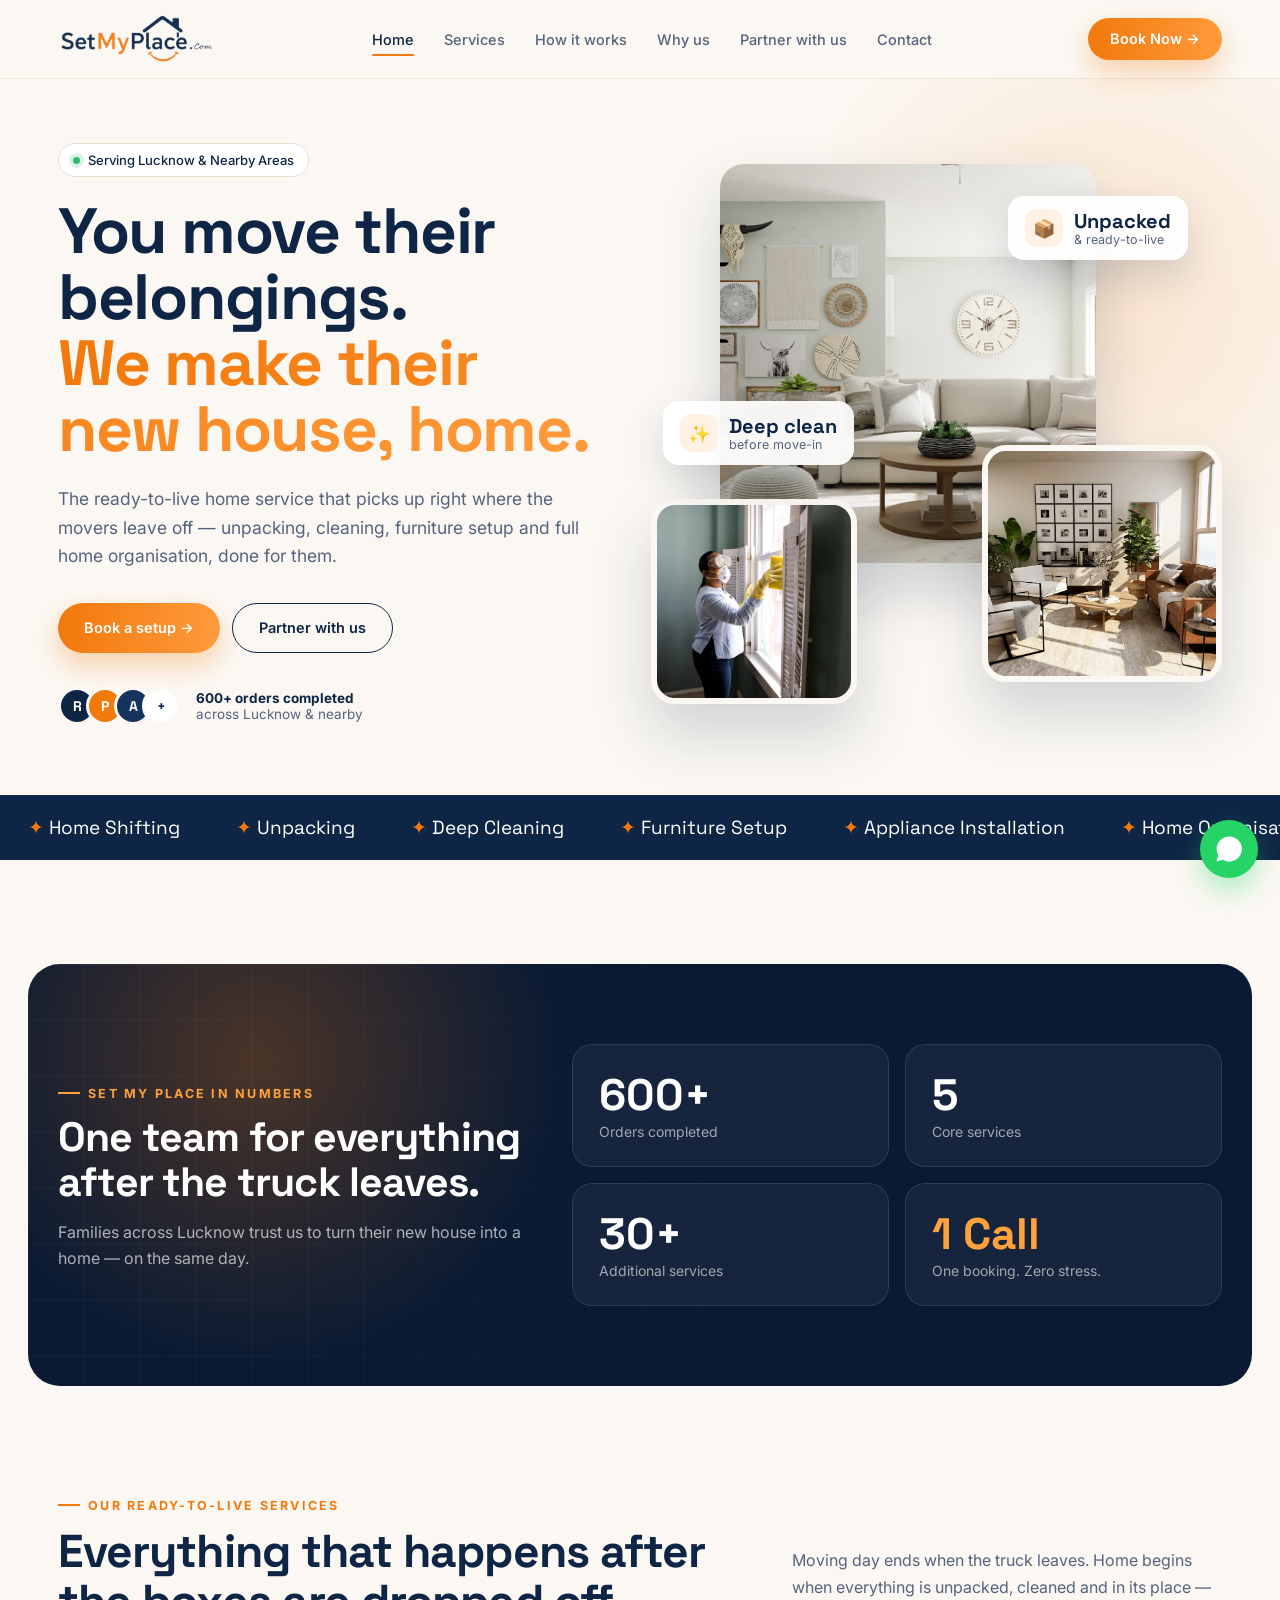
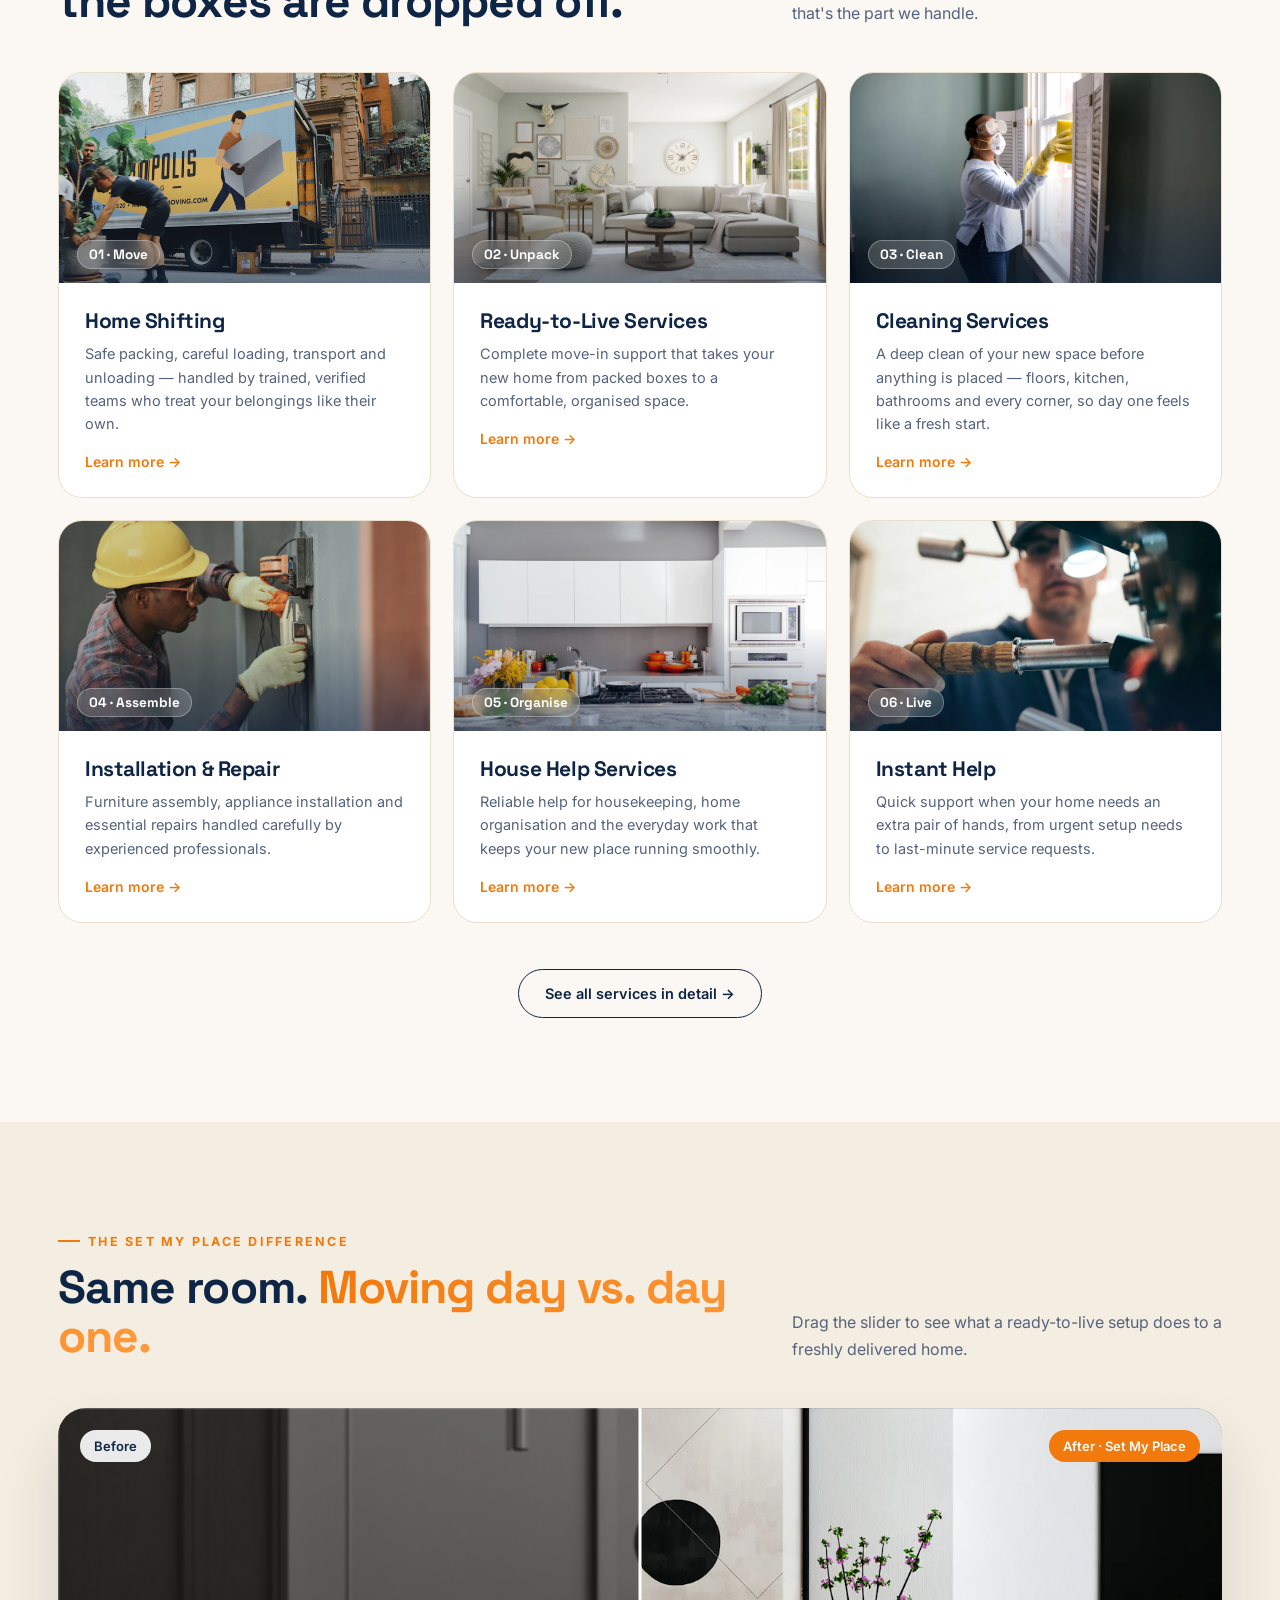
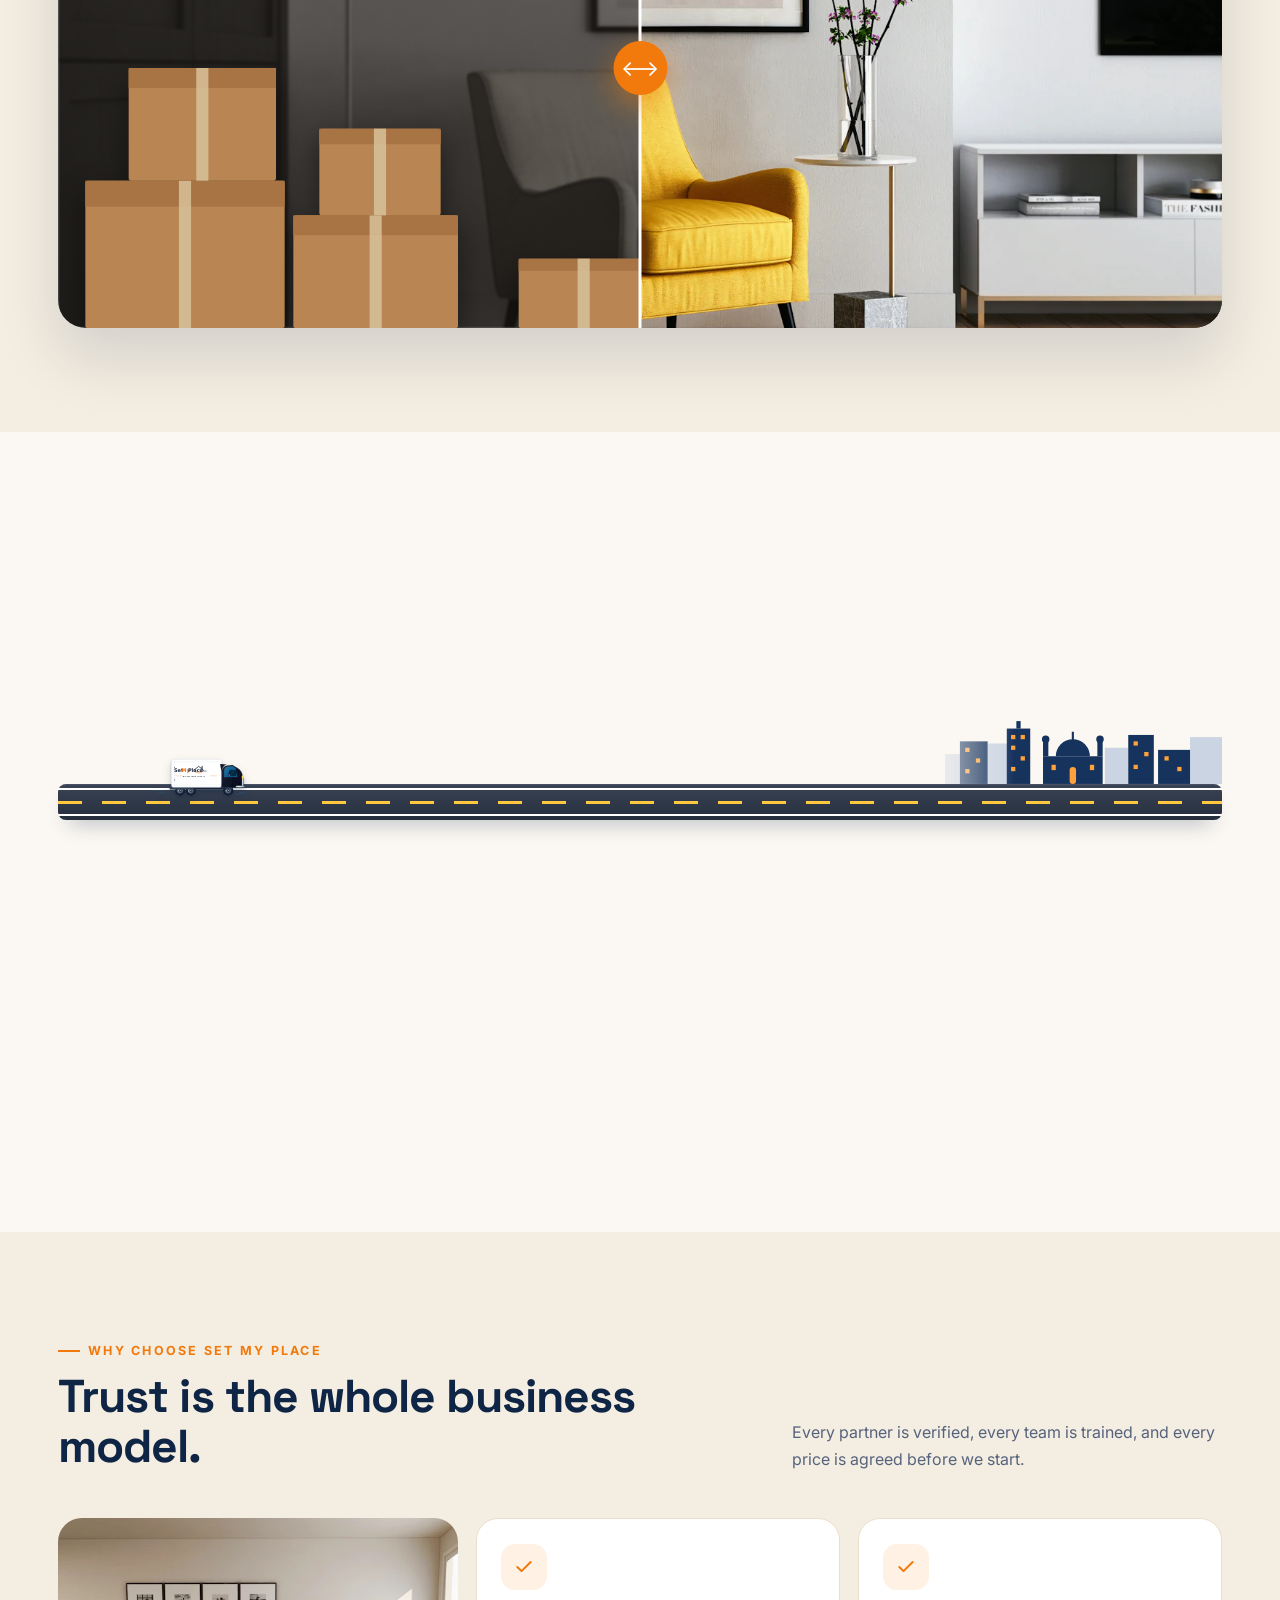
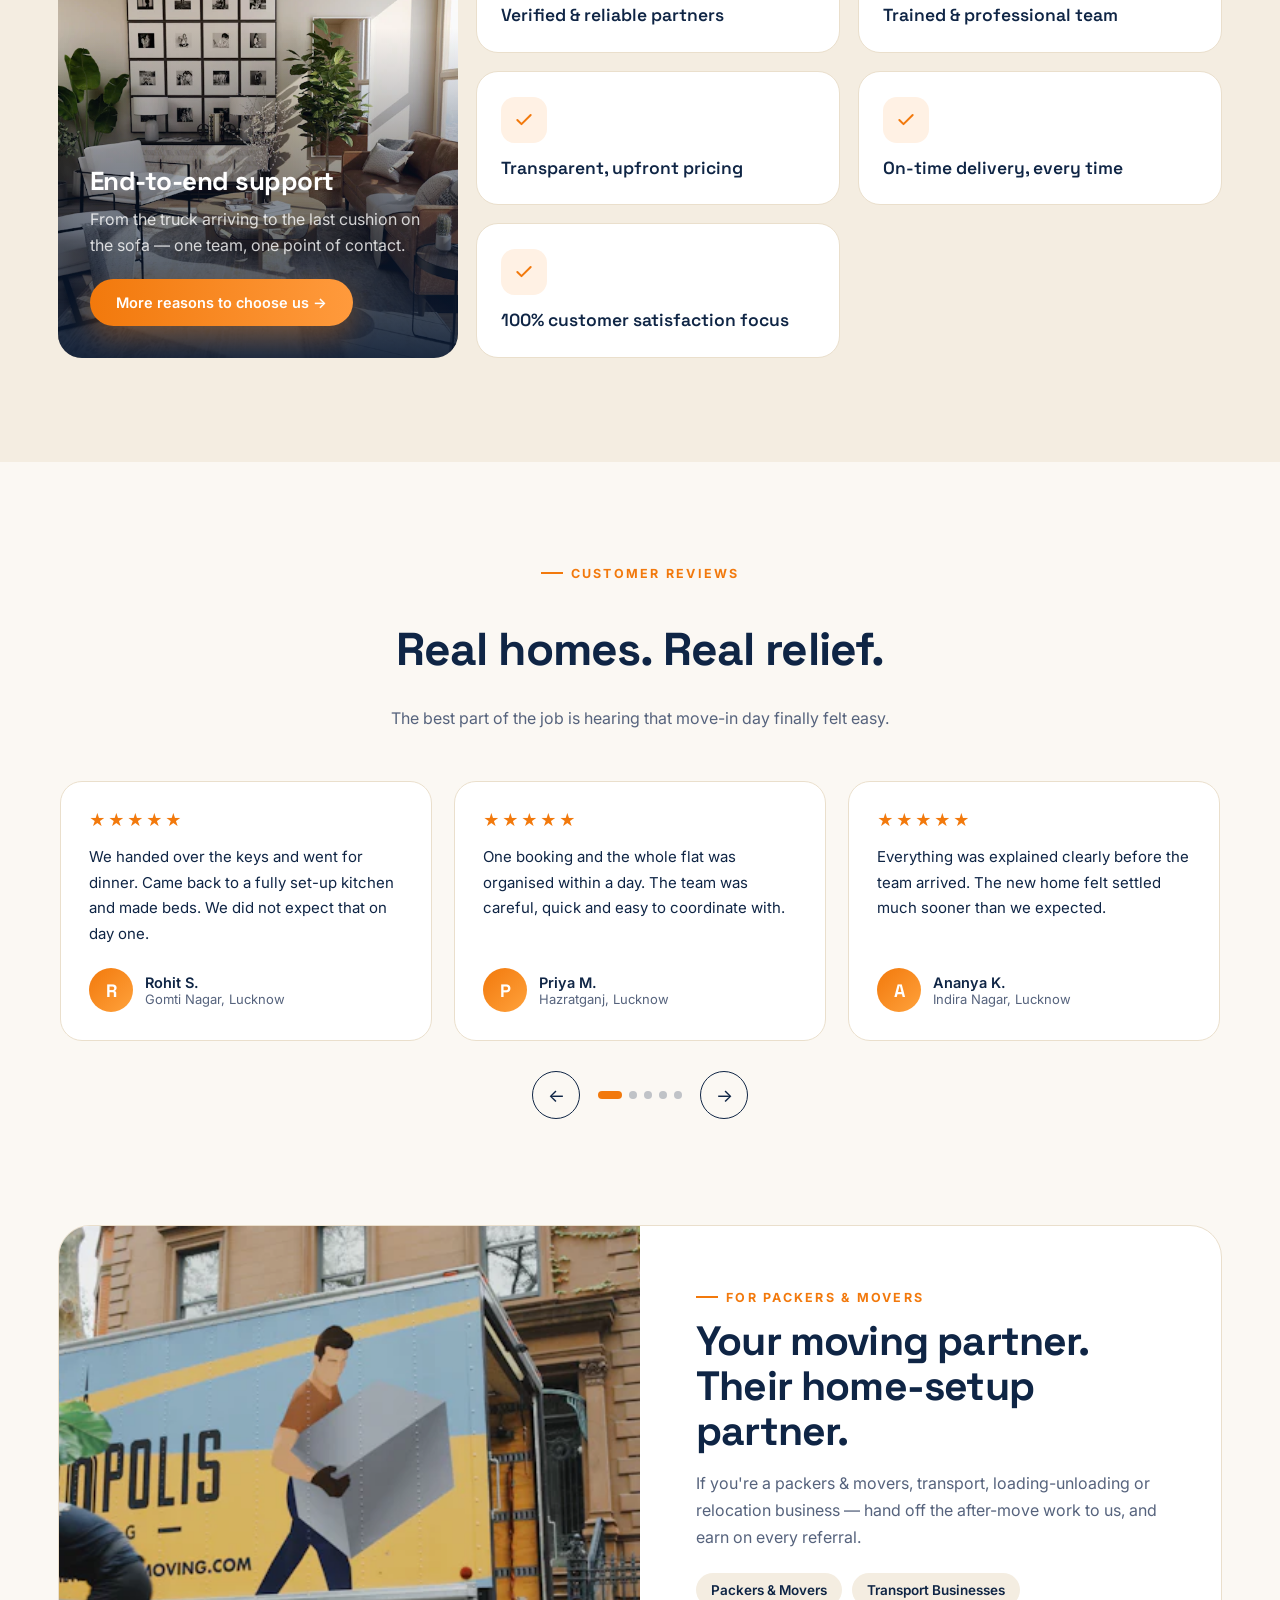
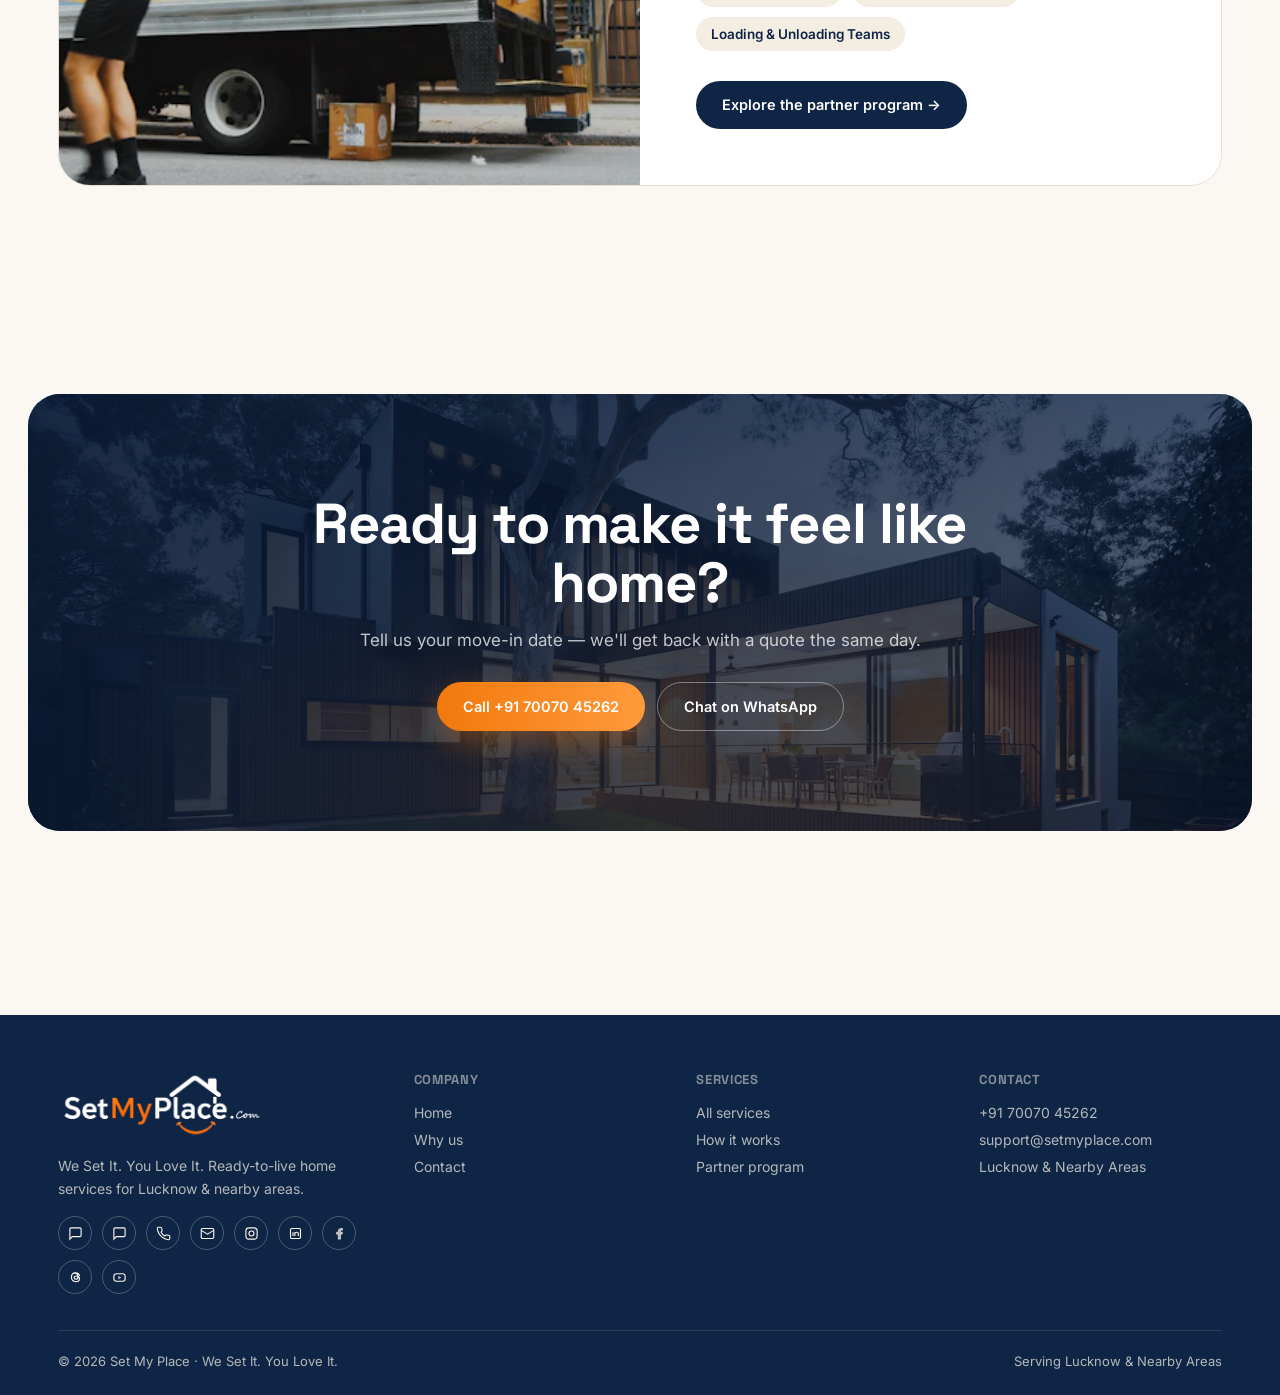
<file: setmyplace-website/frontend/index.html>
<!DOCTYPE html>
<html lang="en">
<head>
<meta charset="UTF-8">
<meta name="viewport" content="width=device-width, initial-scale=1.0">
<title>Set My Place — We Set It. You Love It.</title>
<meta name="description" content="Set My Place is the ready-to-live home service for after the move — unpacking, cleaning, furniture setup and full home organisation in Lucknow & nearby areas.">
<meta name="author" content="Set My Place">
<meta name="theme-color" content="#0F2545">
<link rel="canonical" href="https://www.setmyplace.com/">
<meta property="og:type" content="website">
<meta property="og:title" content="Set My Place — Ready-to-Live Home Setup in Lucknow">
<meta property="og:description" content="Unpacking, cleaning, furniture setup and home organisation after your move, handled by verified teams in Lucknow and nearby areas.">
<meta property="og:url" content="https://www.setmyplace.com/">
<meta property="og:site_name" content="Set My Place">
<meta property="og:image" content="https://www.setmyplace.com/assets/og-preview.png">
<meta name="twitter:card" content="summary_large_image">
<meta name="twitter:title" content="Set My Place — Ready-to-Live Home Setup in Lucknow">
<meta name="twitter:description" content="Unpacking, cleaning, furniture setup and home organisation after your move, handled by verified teams in Lucknow and nearby areas.">
<meta name="twitter:image" content="https://www.setmyplace.com/assets/og-preview.png">
<script type="application/ld+json">
{
  "@context": "https://schema.org",
  "@type": "LocalBusiness",
  "name": "Set My Place",
  "url": "https://www.setmyplace.com/",
  "logo": "https://www.setmyplace.com/assets/icon.png",
  "image": "https://www.setmyplace.com/assets/icon.png",
  "telephone": "+91 70070 45262",
  "email": "support@setmyplace.com",
  "areaServed": ["Lucknow", "Uttar Pradesh"],
  "sameAs": [
    "https://www.facebook.com/profile.php?id=61594244943501",
    "https://www.instagram.com/setmyplaceofficial",
    "https://www.linkedin.com/company/set-my-place",
    "https://www.youtube.com/@SetMyPlace"
  ],
  "description": "Ready-to-live home setup services including unpacking, cleaning, furniture setup and home organisation in Lucknow and nearby areas."
}
</script>
<link rel="icon" href="../assets/icontitle.png">
<link rel="preconnect" href="https://fonts.googleapis.com">
<link rel="preconnect" href="https://fonts.gstatic.com" crossorigin>
<link href="https://fonts.googleapis.com/css2?family=Space+Grotesk:wght@400;500;600;700&family=Inter:wght@400;500;600;700&display=swap" rel="stylesheet">
<script>try{document.documentElement.classList.add(sessionStorage.getItem('smp-loaded')?'no-loader':'has-loader')}catch(e){document.documentElement.classList.add('no-loader')}</script>
<link rel="stylesheet" href="../assets/site.css?v=20261123f">
</head>
<body>

<div id="loader" aria-hidden="true">
  <div class="ld-logo"><span class="ld-ring2"></span><span class="ld-ring"></span><img src="../assets/icon.png" alt=""></div>
  <div class="ld-bottom">
    <div class="ld-pct"></div>
    <div class="ld-words"><b>Setting your place…</b>Shifting · Unpacking · Cleaning<br>Lucknow &amp; nearby</div>
  </div>
  <div class="ld-bar"></div>
</div>

<header class="site-header">
  <div class="wrap navbar">
    <a class="brand" href="index.html">
      <img src="../assets/logo-anim.webp" alt="Set My Place" width="157" height="50">
    </a>
    <nav class="main-nav">
      <ul>
        <li><a href="index.html" class="active">Home</a></li>
        <li><a href="services.html">Services</a></li>
        <li><a href="how-it-works.html">How it works</a></li>
        <li><a href="why-us.html">Why us</a></li>
        <li><a href="partner.html">Partner with us</a></li>
        <li><a href="contact.html">Contact</a></li>
      </ul>
    </nav>
    <div class="nav-right">
      <a class="btn-primary nav-cta" href="contact.html">Book Now →</a>
      <button class="menu-toggle" aria-label="Toggle menu" aria-expanded="false"><span></span><span></span><span></span></button>
    </div>
  </div>
  <div class="mobile-nav">
    <ul>
        <li><a href="index.html" class="active">Home</a></li>
        <li><a href="services.html">Services</a></li>
        <li><a href="how-it-works.html">How it works</a></li>
        <li><a href="why-us.html">Why us</a></li>
        <li><a href="partner.html">Partner with us</a></li>
        <li><a href="contact.html">Contact</a></li>
    </ul>
    <a class="btn-primary nav-cta" href="contact.html">Book Now</a>
  </div>
</header>

<section class="hero-home">
  <div class="wrap hero-grid">
    <div>
      <div class="eyebrow rise"><i></i> Serving Lucknow &amp; Nearby Areas</div>
      <h1 class="rise" style="--d:.08s">You move their belongings.<br><em>We make their new house, home.</em></h1>
      <p class="lead rise" style="--d:.16s">The ready-to-live home service that picks up right where the movers leave off — unpacking, cleaning, furniture setup and full home organisation, done for them.</p>
      <div class="actions rise" style="--d:.24s">
        <a class="btn-primary" href="contact.html">Book a setup →</a>
        <a class="btn-ghost" href="partner.html">Partner with us</a>
      </div>
      <div class="trust rise" style="--d:.32s">
        <div class="avatars"><span>R</span><span>P</span><span>A</span><span>+</span></div>
        <div><b>600+ orders completed</b><br>across Lucknow &amp; nearby</div>
      </div>
    </div>
    <div class="collage rise" style="--d:.2s">
      <div class="ph p1"><img src="../assets/img/living-room.webp" alt="A finished, ready-to-live living room" fetchpriority="high"></div>
      <div class="ph p2"><img src="../assets/img/unpack.webp" alt="Unpacking boxes in a new home"></div>
      <div class="ph p3"><img src="../assets/img/cleaning.webp" alt="Deep cleaning before move-in"></div>
      <div class="float-card c1"><div class="fc-in"><i>📦</i><div><b>Unpacked</b>&amp; ready-to-live</div></div></div>
      <div class="float-card c2"><div class="fc-in"><i>✨</i><div><b>Deep clean</b>before move-in</div></div></div>
    </div>
  </div>
  <div class="marquee" aria-hidden="true"><div><span>Home Shifting</span><span>Unpacking</span><span>Deep Cleaning</span><span>Furniture Setup</span><span>Appliance Installation</span><span>Home Organisation</span><span>House Help</span><span>Instant Help</span><span>Home Shifting</span><span>Unpacking</span><span>Deep Cleaning</span><span>Furniture Setup</span><span>Appliance Installation</span><span>Home Organisation</span><span>House Help</span><span>Instant Help</span><span>Home Shifting</span><span>Unpacking</span><span>Deep Cleaning</span><span>Furniture Setup</span><span>Appliance Installation</span><span>Home Organisation</span><span>House Help</span><span>Instant Help</span><span>Home Shifting</span><span>Unpacking</span><span>Deep Cleaning</span><span>Furniture Setup</span><span>Appliance Installation</span><span>Home Organisation</span><span>House Help</span><span>Instant Help</span></div></div>
</section>

<section class="sec">
  <div class="stats-band reveal-scale">
    <div class="wrap">
      <div>
        <div class="kicker light">Set My Place in numbers</div>
        <h2>One team for everything after the truck leaves.</h2>
        <p>Families across Lucknow trust us to turn their new house into a home — on the same day.</p>
      </div>
      <div class="stats">
        <div class="stat"><div class="stat-num" data-count="600" data-suffix="+">0+</div><div class="stat-label">Orders completed</div></div>
        <div class="stat"><div class="stat-num" data-count="5">0</div><div class="stat-label">Core services</div></div>
        <div class="stat"><div class="stat-num" data-count="30" data-suffix="+">0+</div><div class="stat-label">Additional services</div></div>
        <div class="stat"><div class="stat-num small">1 Call</div><div class="stat-label">One booking. Zero stress.</div></div>
      </div>
    </div>
  </div>
</section>

<section class="sec tight-top" id="services">
  <div class="wrap">
    <div class="sec-head reveal">
      <div>
        <div class="kicker">Our ready-to-live services</div>
        <h2>Everything that happens after the boxes are dropped off.</h2>
      </div>
      <p>Moving day ends when the truck leaves. Home begins when everything is unpacked, cleaned and in its place — that's the part we handle.</p>
    </div>
    <div class="svc-grid">
    <a class="svc-card reveal" data-delay="0" href="services.html">
      <div class="svc-img"><img src="../assets/img/shifting.webp" alt="Home Shifting" loading="lazy"><span class="num-pill">01 · Move</span></div>
      <div class="svc-body"><h3>Home Shifting</h3><p>Safe packing, careful loading, transport and unloading — handled by trained, verified teams who treat your belongings like their own.</p><span class="more">Learn more →</span></div>
    </a>
    <a class="svc-card reveal" data-delay="90" href="services.html">
      <div class="svc-img"><img src="../assets/img/living-room.webp" alt="Ready-to-Live Services" loading="lazy"><span class="num-pill">02 · Unpack</span></div>
      <div class="svc-body"><h3>Ready-to-Live Services</h3><p>Complete move-in support that takes your new home from packed boxes to a comfortable, organised space.</p><span class="more">Learn more →</span></div>
    </a>
    <a class="svc-card reveal" data-delay="180" href="services.html">
      <div class="svc-img"><img src="../assets/img/cleaning.webp" alt="Cleaning Services" loading="lazy"><span class="num-pill">03 · Clean</span></div>
      <div class="svc-body"><h3>Cleaning Services</h3><p>A deep clean of your new space before anything is placed — floors, kitchen, bathrooms and every corner, so day one feels like a fresh start.</p><span class="more">Learn more →</span></div>
    </a>
    <a class="svc-card reveal" data-delay="0" href="services.html">
      <div class="svc-img"><img src="../assets/img/install.webp" alt="Installation &amp; Repair" loading="lazy"><span class="num-pill">04 · Assemble</span></div>
      <div class="svc-body"><h3>Installation &amp; Repair</h3><p>Furniture assembly, appliance installation and essential repairs handled carefully by experienced professionals.</p><span class="more">Learn more →</span></div>
    </a>
    <a class="svc-card reveal" data-delay="90" href="services.html">
      <div class="svc-img"><img src="../assets/img/house-help.webp" alt="House Help Services" loading="lazy"><span class="num-pill">05 · Organise</span></div>
      <div class="svc-body"><h3>House Help Services</h3><p>Reliable help for housekeeping, home organisation and the everyday work that keeps your new place running smoothly.</p><span class="more">Learn more →</span></div>
    </a>
    <a class="svc-card reveal" data-delay="180" href="services.html">
      <div class="svc-img"><img src="../assets/img/instant-help.webp" alt="Instant Help" loading="lazy"><span class="num-pill">06 · Live</span></div>
      <div class="svc-body"><h3>Instant Help</h3><p>Quick support when your home needs an extra pair of hands, from urgent setup needs to last-minute service requests.</p><span class="more">Learn more →</span></div>
    </a>
    </div>
    <div class="center-cta reveal"><a class="btn-ghost" href="services.html">See all services in detail →</a></div>
  </div>
</section>

<section class="sec sec-alt">
  <div class="wrap">
    <div class="sec-head reveal">
      <div>
        <div class="kicker">The Set My Place difference</div>
        <h2>Same room. <em>Moving day vs. day one.</em></h2>
      </div>
      <p>Drag the slider to see what a ready-to-live setup does to a freshly delivered home.</p>
    </div>
    <div class="ba reveal-scale">
      <div class="before"><img src="../assets/img/room.webp" alt="Before: the same room on moving day, full of boxes" loading="lazy">
        <svg viewBox="0 0 1400 600" preserveAspectRatio="xMidYMax slice"><g><rect x="60" y="430" width="230" height="170" rx="3" fill="#B98552"/><rect x="60" y="430" width="230" height="30" fill="#A87444"/><rect x="168" y="430" width="14" height="170" fill="#D9C29A" opacity=".85"/></g><g><rect x="110" y="300" width="170" height="130" rx="3" fill="#B98552"/><rect x="110" y="300" width="170" height="23" fill="#A87444"/><rect x="188" y="300" width="14" height="130" fill="#D9C29A" opacity=".85"/></g><g><rect x="300" y="470" width="190" height="130" rx="3" fill="#B98552"/><rect x="300" y="470" width="190" height="23" fill="#A87444"/><rect x="388" y="470" width="14" height="130" fill="#D9C29A" opacity=".85"/></g><g><rect x="330" y="370" width="140" height="100" rx="3" fill="#B98552"/><rect x="330" y="370" width="140" height="18" fill="#A87444"/><rect x="393" y="370" width="14" height="100" fill="#D9C29A" opacity=".85"/></g><g><rect x="880" y="450" width="250" height="150" rx="3" fill="#B98552"/><rect x="880" y="450" width="250" height="27" fill="#A87444"/><rect x="998" y="450" width="14" height="150" fill="#D9C29A" opacity=".85"/></g><g><rect x="940" y="330" width="180" height="120" rx="3" fill="#B98552"/><rect x="940" y="330" width="180" height="21" fill="#A87444"/><rect x="1023" y="330" width="14" height="120" fill="#D9C29A" opacity=".85"/></g><g><rect x="1150" y="500" width="160" height="100" rx="3" fill="#B98552"/><rect x="1150" y="500" width="160" height="18" fill="#A87444"/><rect x="1223" y="500" width="14" height="100" fill="#D9C29A" opacity=".85"/></g><g><rect x="560" y="520" width="150" height="80" rx="3" fill="#B98552"/><rect x="560" y="520" width="150" height="14" fill="#A87444"/><rect x="628" y="520" width="14" height="80" fill="#D9C29A" opacity=".85"/></g></svg></div>
      <img class="after" src="../assets/img/room.webp" alt="After: the room unpacked, cleaned and set up" loading="lazy">
      <div class="handle"></div>
      <span class="tag tl">Before</span><span class="tag tr">After · Set My Place</span>
      <input type="range" min="0" max="100" value="50" aria-label="Compare before and after">
    </div>
  </div>
</section>

<section class="sec" id="how">
  <div class="wrap">
    <div class="sec-head reveal">
      <div>
        <div class="kicker">How booking works</div>
        <h2>One call, one booking, zero stress.</h2>
      </div>
      <a class="btn-ghost" href="how-it-works.html">See the full process →</a>
    </div>
  <div class="timeline timeline-with-truck">
    <div class="timeline-truck" aria-hidden="true"><img src="../assets/truck.svg" alt=""></div>
    <div class="road-traffic" aria-hidden="true"><span class="veh lane-b v1"><svg width="42" height="19" viewBox="0 0 42 19"><rect x="2" y="7" width="38" height="8" rx="3" fill="#E5484D"/><path d="M10 7l4-5h12l5 5z" fill="#E5484D"/><path d="M13 7l2.5-3.5h4.5V7zM21.5 7V3.5h4l3 3.5z" fill="#BFE3FF"/><circle cx="11" cy="15" r="3.2" fill="#1B2230"/><circle cx="31" cy="15" r="3.2" fill="#1B2230"/><rect x="37" y="9" width="3" height="2" fill="#FFE08A"/></svg></span><span class="veh lane-b v3"><svg width="60" height="22" viewBox="0 0 60 22"><rect x="1" y="1" width="58" height="17" rx="3" fill="#F28C28"/><rect x="1" y="12" width="58" height="2" fill="#16335E"/><g fill="#BFE3FF"><rect x="5" y="4" width="8" height="6" rx="1"/><rect x="16" y="4" width="8" height="6" rx="1"/><rect x="27" y="4" width="8" height="6" rx="1"/><rect x="38" y="4" width="8" height="6" rx="1"/><rect x="49" y="4" width="8" height="8" rx="1"/></g><circle cx="12" cy="19" r="3.2" fill="#1B2230"/><circle cx="48" cy="19" r="3.2" fill="#1B2230"/></svg></span><span class="veh lane-b v5"><svg width="30" height="20" viewBox="0 0 30 20"><path d="M4 16V8q0-6 9-6h8q5 0 6 6l3 8z" fill="#2E9E4F"/><rect x="4" y="2" width="22" height="3" rx="1.5" fill="#FFC83D"/><path d="M8 7h7v6H8z" fill="#BFE3FF"/><circle cx="8" cy="17" r="2.8" fill="#1B2230"/><circle cx="26" cy="17" r="2.8" fill="#1B2230"/></svg></span><span class="veh lane-a v2"><svg width="42" height="19" viewBox="0 0 42 19"><rect x="2" y="7" width="38" height="8" rx="3" fill="#FFFFFF"/><path d="M10 7l4-5h12l5 5z" fill="#FFFFFF"/><path d="M13 7l2.5-3.5h4.5V7zM21.5 7V3.5h4l3 3.5z" fill="#BFE3FF"/><circle cx="11" cy="15" r="3.2" fill="#1B2230"/><circle cx="31" cy="15" r="3.2" fill="#1B2230"/><rect x="37" y="9" width="3" height="2" fill="#FFE08A"/></svg></span><span class="veh lane-a v4"><svg width="26" height="18" viewBox="0 0 26 18"><circle cx="5" cy="15" r="3" fill="#1B2230"/><circle cx="21" cy="15" r="3" fill="#1B2230"/><path d="M3 12h10l3-6h3l3 7H3z" fill="#4C6EF5"/><circle cx="12" cy="3" r="2.4" fill="#F2B880"/><path d="M10 5h4l1 5h-6z" fill="#16335E"/></svg></span></div>
    <div class="step">
      <div class="step-img"><img src="../assets/img/step-call.webp" alt="" loading="lazy"><div class="dot">1</div></div>
      <h4>Contact us</h4>
      <p>Call or WhatsApp your requirement — tell us what your new home needs.</p>
    </div>
    <div class="step">
      <div class="step-img"><img src="../assets/img/step-quote.webp" alt="" loading="lazy"><div class="dot">2</div></div>
      <h4>Get a quote</h4>
      <p>Receive a clear, transparent quote for exactly the services you need.</p>
    </div>
    <div class="step">
      <div class="step-img"><img src="../assets/img/cta-home.webp" alt="" loading="lazy"><div class="dot">3</div></div>
      <h4>Book &amp; relax</h4>
      <p>Confirm your booking on a date that works for you — no back and forth.</p>
    </div>
    <div class="step active">
      <div class="step-img"><img src="../assets/img/step-live.webp" alt="" loading="lazy"><div class="dot">4</div></div>
      <h4>Move. Set. Live.</h4>
      <p>We handle everything on-site while you enjoy your new home.</p>
    </div>
  </div>
  </div>
</section>

<section class="sec sec-alt" id="why">
  <div class="wrap">
    <div class="sec-head reveal">
      <div>
        <div class="kicker">Why choose Set My Place</div>
        <h2>Trust is the whole business model.</h2>
      </div>
      <p>Every partner is verified, every team is trained, and every price is agreed before we start.</p>
    </div>
  <div class="why-bento">
    <div class="why-big reveal">
      <img src="../assets/img/unpack.webp" alt="Set My Place team unpacking in a new home" loading="lazy">
      <div>
        <h3>End-to-end support</h3>
        <p>From the truck arriving to the last cushion on the sofa — one team, one point of contact.</p>
        <a class="btn-primary" href="why-us.html">More reasons to choose us →</a>
      </div>
    </div>
    <div class="why-card check-item" data-delay="0"><div class="tick"><svg viewBox="0 0 24 24" fill="none" stroke="currentColor" stroke-width="2.4" stroke-linecap="round" stroke-linejoin="round"><path d="M20 6 9 17l-5-5"/></svg></div><span>Verified &amp; reliable partners</span></div>
    <div class="why-card check-item" data-delay="80"><div class="tick"><svg viewBox="0 0 24 24" fill="none" stroke="currentColor" stroke-width="2.4" stroke-linecap="round" stroke-linejoin="round"><path d="M20 6 9 17l-5-5"/></svg></div><span>Trained &amp; professional team</span></div>
    <div class="why-card check-item" data-delay="160"><div class="tick"><svg viewBox="0 0 24 24" fill="none" stroke="currentColor" stroke-width="2.4" stroke-linecap="round" stroke-linejoin="round"><path d="M20 6 9 17l-5-5"/></svg></div><span>Transparent, upfront pricing</span></div>
    <div class="why-card check-item" data-delay="240"><div class="tick"><svg viewBox="0 0 24 24" fill="none" stroke="currentColor" stroke-width="2.4" stroke-linecap="round" stroke-linejoin="round"><path d="M20 6 9 17l-5-5"/></svg></div><span>On-time delivery, every time</span></div>
    <div class="why-card check-item" data-delay="400"><div class="tick"><svg viewBox="0 0 24 24" fill="none" stroke="currentColor" stroke-width="2.4" stroke-linecap="round" stroke-linejoin="round"><path d="M20 6 9 17l-5-5"/></svg></div><span>100% customer satisfaction focus</span></div>
  </div>
  </div>
</section>

<section class="sec" id="reviews">
  <div class="wrap">
    <div class="sec-head center reveal">
      <div class="kicker">Customer reviews</div>
      <h2>Real homes. Real relief.</h2>
      <p>The best part of the job is hearing that move-in day finally felt easy.</p>
    </div>
    <div class="testi-carousel reveal" data-testimonial-carousel>
      <div class="testi-grid">
      <article class="testi-card">
        <div class="testi-stars">★★★★★</div>
        <p>We handed over the keys and went for dinner. Came back to a fully set-up kitchen and made beds. We did not expect that on day one.</p>
        <div class="testi-who"><div class="testi-avatar">R</div><div><div class="testi-name">Rohit S.</div><div class="testi-loc">Gomti Nagar, Lucknow</div></div></div>
      </article>
      <article class="testi-card">
        <div class="testi-stars">★★★★★</div>
        <p>One booking and the whole flat was organised within a day. The team was careful, quick and easy to coordinate with.</p>
        <div class="testi-who"><div class="testi-avatar">P</div><div><div class="testi-name">Priya M.</div><div class="testi-loc">Hazratganj, Lucknow</div></div></div>
      </article>
      <article class="testi-card">
        <div class="testi-stars">★★★★★</div>
        <p>Everything was explained clearly before the team arrived. The new home felt settled much sooner than we expected.</p>
        <div class="testi-who"><div class="testi-avatar">A</div><div><div class="testi-name">Ananya K.</div><div class="testi-loc">Indira Nagar, Lucknow</div></div></div>
      </article>
      <article class="testi-card">
        <div class="testi-stars">★★★★★</div>
        <p>The team unpacked the kitchen, arranged the bedrooms and cleaned everything before we arrived. It felt like moving into a finished home.</p>
        <div class="testi-who"><div class="testi-avatar">N</div><div><div class="testi-name">Neha T.</div><div class="testi-loc">Gomti Nagar Extension, Lucknow</div></div></div>
      </article>
      <article class="testi-card">
        <div class="testi-stars">★★★★★</div>
        <p>Our furniture was assembled quickly and placed exactly where we wanted it. The coordination was simple from start to finish.</p>
        <div class="testi-who"><div class="testi-avatar">V</div><div><div class="testi-name">Vivek R.</div><div class="testi-loc">Aliganj, Lucknow</div></div></div>
      </article>
      <article class="testi-card">
        <div class="testi-stars">★★★★★</div>
        <p>We booked cleaning and home organisation together. The difference was incredible, especially in the kitchen and wardrobes.</p>
        <div class="testi-who"><div class="testi-avatar">S</div><div><div class="testi-name">Sneha P.</div><div class="testi-loc">Mahanagar, Lucknow</div></div></div>
      </article>
      <article class="testi-card">
        <div class="testi-stars">★★★★★</div>
        <p>They helped us with appliance installation on short notice and checked everything before leaving. Very professional service.</p>
        <div class="testi-who"><div class="testi-avatar">A</div><div><div class="testi-name">Amit G.</div><div class="testi-loc">BBD City, Lucknow</div></div></div>
      </article>
      <article class="testi-card">
        <div class="testi-stars">★★★★★</div>
        <p>After a long-distance move, we needed help with almost everything. One booking gave us the support we needed to settle in.</p>
        <div class="testi-who"><div class="testi-avatar">K</div><div><div class="testi-name">Kavita S.</div><div class="testi-loc">Hazratganj, Lucknow</div></div></div>
      </article>
      <article class="testi-card">
        <div class="testi-stars">★★★★★</div>
        <p>Our new house became comfortable in a single day. The team was careful with every item and genuinely easy to work with.</p>
        <div class="testi-who"><div class="testi-avatar">P</div><div><div class="testi-name">Pooja K.</div><div class="testi-loc">Sushant Golf City, Lucknow</div></div></div>
      </article>
      <article class="testi-card">
        <div class="testi-stars">★★★★★</div>
        <p>My parents moved in while I was abroad. The team set up their kitchen, beds and pooja room and kept me updated with photos throughout.</p>
        <div class="testi-who"><div class="testi-avatar">S</div><div><div class="testi-name">Saurabh M.</div><div class="testi-loc">Vikas Nagar, Lucknow</div></div></div>
      </article>
      <article class="testi-card">
        <div class="testi-stars">★★★★★</div>
        <p>The AC, geyser and TV were all installed on the same day we shifted. No running around for different technicians at all.</p>
        <div class="testi-who"><div class="testi-avatar">R</div><div><div class="testi-name">Ritu A.</div><div class="testi-loc">Jankipuram, Lucknow</div></div></div>
      </article>
      <article class="testi-card">
        <div class="testi-stars">★★★★★</div>
        <p>With a newborn at home, we could not lift a finger. They handled the unpacking, deep cleaning and arranged the nursery beautifully.</p>
        <div class="testi-who"><div class="testi-avatar">M</div><div><div class="testi-name">Manish &amp; Shalini V.</div><div class="testi-loc">Gomti Nagar, Lucknow</div></div></div>
      </article>
      <article class="testi-card">
        <div class="testi-stars">★★★★★</div>
        <p>Transparent price, on-time team and zero breakage. Every box was opened, emptied and taken away before they left.</p>
        <div class="testi-who"><div class="testi-avatar">D</div><div><div class="testi-name">Deepak Y.</div><div class="testi-loc">Rajajipuram, Lucknow</div></div></div>
      </article>
      <article class="testi-card">
        <div class="testi-stars">★★★★★</div>
        <p>I was transferred to Lucknow at short notice. One call and my flat was cleaned, furnished and ready to live in by the weekend.</p>
        <div class="testi-who"><div class="testi-avatar">H</div><div><div class="testi-name">Harsh B.</div><div class="testi-loc">Chinhat, Lucknow</div></div></div>
      </article>
      <article class="testi-card">
        <div class="testi-stars">★★★★★</div>
        <p>The wardrobes and kitchen were organised better than in our old home. The team was polite, careful and very respectful of our space.</p>
        <div class="testi-who"><div class="testi-avatar">F</div><div><div class="testi-name">Fatima Z.</div><div class="testi-loc">Aminabad, Lucknow</div></div></div>
      </article>
      </div>
      <div class="testi-controls" aria-label="Testimonial controls">
        <button type="button" class="testi-control" data-testimonial-prev aria-label="Previous reviews">&#8592;</button>
        <div class="testi-dots"></div>
        <button type="button" class="testi-control" data-testimonial-next aria-label="Next reviews">&#8594;</button>
      </div>
    </div>
  </div>
</section>

<section class="sec tight-top" id="partner">
  <div class="wrap">
    <div class="partner-split reveal-scale">
      <div class="ph"><img src="../assets/img/shifting.webp" alt="Movers carrying boxes into a home" loading="lazy"></div>
      <div class="tx">
        <div class="kicker">For packers &amp; movers</div>
        <h2>Your moving partner. Their home-setup partner.</h2>
        <p>If you're a packers &amp; movers, transport, loading-unloading or relocation business — hand off the after-move work to us, and earn on every referral.</p>
        <div class="chips"><span>Packers &amp; Movers</span><span>Transport Businesses</span><span>Loading &amp; Unloading Teams</span></div>
        <a class="btn-navy" href="partner.html">Explore the partner program →</a>
      </div>
    </div>
  </div>
</section>

<section class="sec">
  <div class="cta-photo reveal-scale">
    <img src="../assets/img/cta-home.webp" alt="" loading="lazy">
    <div class="wrap cta-in">
      <h2>Ready to make it feel like home?</h2>
      <p>Tell us your move-in date — we'll get back with a quote the same day.</p>
      <div class="actions"><a class="btn-primary" href="tel:+917007045262">Call +91 70070 45262</a><a class="btn-light" href="https://wa.me/917007045262" target="_blank" rel="noopener">Chat on WhatsApp</a></div>
    </div>
  </div>
</section>

<footer>
  <div class="wrap">
    <div class="foot-grid">
      <div>
      <div class="foot-brand"><img src="../assets/logowhite.png" alt="Set My Place"></div>
        <p class="foot-desc">We Set It. You Love It. Ready-to-live home services for Lucknow &amp; nearby areas.</p>
        <div class="social-row">
          <a href="https://wa.me/7007045262" target="_blank" rel="noopener" aria-label="WhatsApp"><svg viewBox="0 0 24 24" fill="none" stroke-width="1.8"><path d="M21 15a2 2 0 0 1-2 2H7l-4 4V5a2 2 0 0 1 2-2h14a2 2 0 0 1 2 2z"/></svg></a>
          <a href="https://www.whatsapp.com/channel/0029VbDy4C4GufIt0J9M9A1R" target="_blank" rel="noopener" aria-label="WhatsApp Channel"><svg viewBox="0 0 24 24" fill="none" stroke-width="1.8"><path d="M21 15a2 2 0 0 1-2 2H7l-4 4V5a2 2 0 0 1 2-2h14a2 2 0 0 1 2 2z"/></svg></a>
          <a href="tel:+917007045262" aria-label="Call"><svg viewBox="0 0 24 24" fill="none" stroke-width="1.8"><path d="M22 16.92v3a2 2 0 0 1-2.18 2 19.79 19.79 0 0 1-8.63-3.07 19.5 19.5 0 0 1-6-6 19.79 19.79 0 0 1-3.07-8.67A2 2 0 0 1 4.11 2h3a2 2 0 0 1 2 1.72c.12.9.3 1.77.54 2.61a2 2 0 0 1-.45 2.11L8.09 9.91a16 16 0 0 0 6 6l1.47-1.11a2 2 0 0 1 2.11-.45c.84.24 1.71.42 2.61.54A2 2 0 0 1 22 16.92z"/></svg></a>
          <a href="mailto:support@setmyplace.com" aria-label="Email"><svg viewBox="0 0 24 24" fill="none" stroke-width="1.8"><rect x="2" y="4" width="20" height="16" rx="2"/><path d="M2 7l10 6 10-6"/></svg></a>
          <a href="https://www.instagram.com/setmyplaceofficial" target="_blank" rel="noopener" aria-label="Instagram"><svg viewBox="0 0 24 24" fill="none" stroke-width="1.8"><rect x="3" y="3" width="18" height="18" rx="5"/><circle cx="12" cy="12" r="4"/><circle cx="17.5" cy="6.5" r=".8" fill="currentColor" stroke="none"/></svg></a>
          <a href="https://www.linkedin.com/company/set-my-place" target="_blank" rel="noopener" aria-label="LinkedIn"><svg viewBox="0 0 24 24" fill="none" stroke-width="1.8"><rect x="4" y="4" width="16" height="16" rx="2"/><path d="M8 10v6M8 7.5v.01M11 16v-3.2a2.8 2.8 0 0 1 5.6 0V16M11 10v6"/></svg></a>
          <a href="https://www.facebook.com/profile.php?id=61594244943501" target="_blank" rel="noopener" aria-label="Facebook"><svg viewBox="0 0 24 24" fill="currentColor"><path d="M13.5 21v-8h2.7l.4-3h-3.1V8.1c0-.9.3-1.5 1.6-1.5h1.7V4a22 22 0 0 0-2.5-.1c-2.5 0-4.2 1.5-4.2 4.3V10H7.3v3h2.8v8h3.4Z"/></svg></a>
          <a href="https://www.threads.com/@setmyplaceofficial" target="_blank" rel="noopener" aria-label="Threads"><svg viewBox="0 0 24 24" fill="none" stroke-width="1.8"><path d="M18.5 9.5c-.5-3.1-2.7-5-6.3-5-4.2 0-6.7 2.5-6.7 6.8 0 4.6 2.7 7.2 7 7.2 3.7 0 5.8-1.8 5.8-4.7 0-2.7-1.8-4.3-4.8-4.3-2.3 0-3.7 1-3.7 2.7 0 1.5 1.1 2.4 2.8 2.4 2.1 0 3.3-1.3 3.3-3.6 0-4.3-2.3-6.7-6.4-6.7"/></svg></a>
          <a href="https://www.youtube.com/@SetMyPlace" target="_blank" rel="noopener" aria-label="YouTube"><svg viewBox="0 0 24 24" fill="none" stroke-width="1.8"><rect x="3" y="6" width="18" height="12" rx="4"/><path d="m10 9 5 3-5 3Z" fill="currentColor" stroke="none"/></svg></a>
        </div>
    </a>
      </div>
      <div class="foot-col">
        <h5>Company</h5>
        <ul>
          <li><a href="index.html">Home</a></li>
          <li><a href="why-us.html">Why us</a></li>
          <li><a href="contact.html">Contact</a></li>
        </ul>
      </div>
      <div class="foot-col">
        <h5>Services</h5>
        <ul>
          <li><a href="services.html">All services</a></li>
          <li><a href="how-it-works.html">How it works</a></li>
          <li><a href="partner.html">Partner program</a></li>
        </ul>
      </div>
      <div class="foot-col">
        <h5>Contact</h5>
        <ul>
          <li><a href="tel:+917007045262">+91 70070 45262</a></li>
          <li><a href="mailto:support@setmyplace.com">support@setmyplace.com</a></li>
          <li>Lucknow &amp; Nearby Areas</li>
        </ul>
      </div>
    </div>
    <div class="foot-bottom">
      <span>© 2026 Set My Place · We Set It. You Love It.</span>
      <span>Serving Lucknow &amp; Nearby Areas</span>
    </div>
  </div>
</footer>

<a class="wa-float" href="https://wa.me/917007045262" target="_blank" rel="noopener" aria-label="Chat on WhatsApp"><svg viewBox="0 0 24 24"><path d="M17.5 14.4c-.3-.1-1.8-.9-2-1s-.5-.1-.7.1-.8 1-.9 1.2-.3.2-.6.1a8.2 8.2 0 0 1-4-3.5c-.3-.5.3-.5.9-1.6.1-.2 0-.4 0-.5l-.9-2.2c-.2-.6-.5-.5-.7-.5h-.6a1.1 1.1 0 0 0-.8.4 3.4 3.4 0 0 0-1 2.5 5.9 5.9 0 0 0 1.2 3.1c.2.2 2.1 3.2 5.1 4.5 1.9.8 2.6.9 3.6.7.6-.1 1.8-.7 2-1.4s.3-1.3.2-1.4l-.8-.5zM12 2a10 10 0 0 0-8.6 15l-1.4 5 5.2-1.4A10 10 0 1 0 12 2z"/></svg></a>
<button class="to-top" aria-label="Back to top"><svg viewBox="0 0 24 24" fill="none" stroke-width="2"><path d="M12 19V5M5 12l7-7 7 7"/></svg></button>

<script src="../assets/main.js?v=20261123" defer></script>
<script src="../assets/site.js?v=20261123" defer></script>
</body>
</html>
</file>
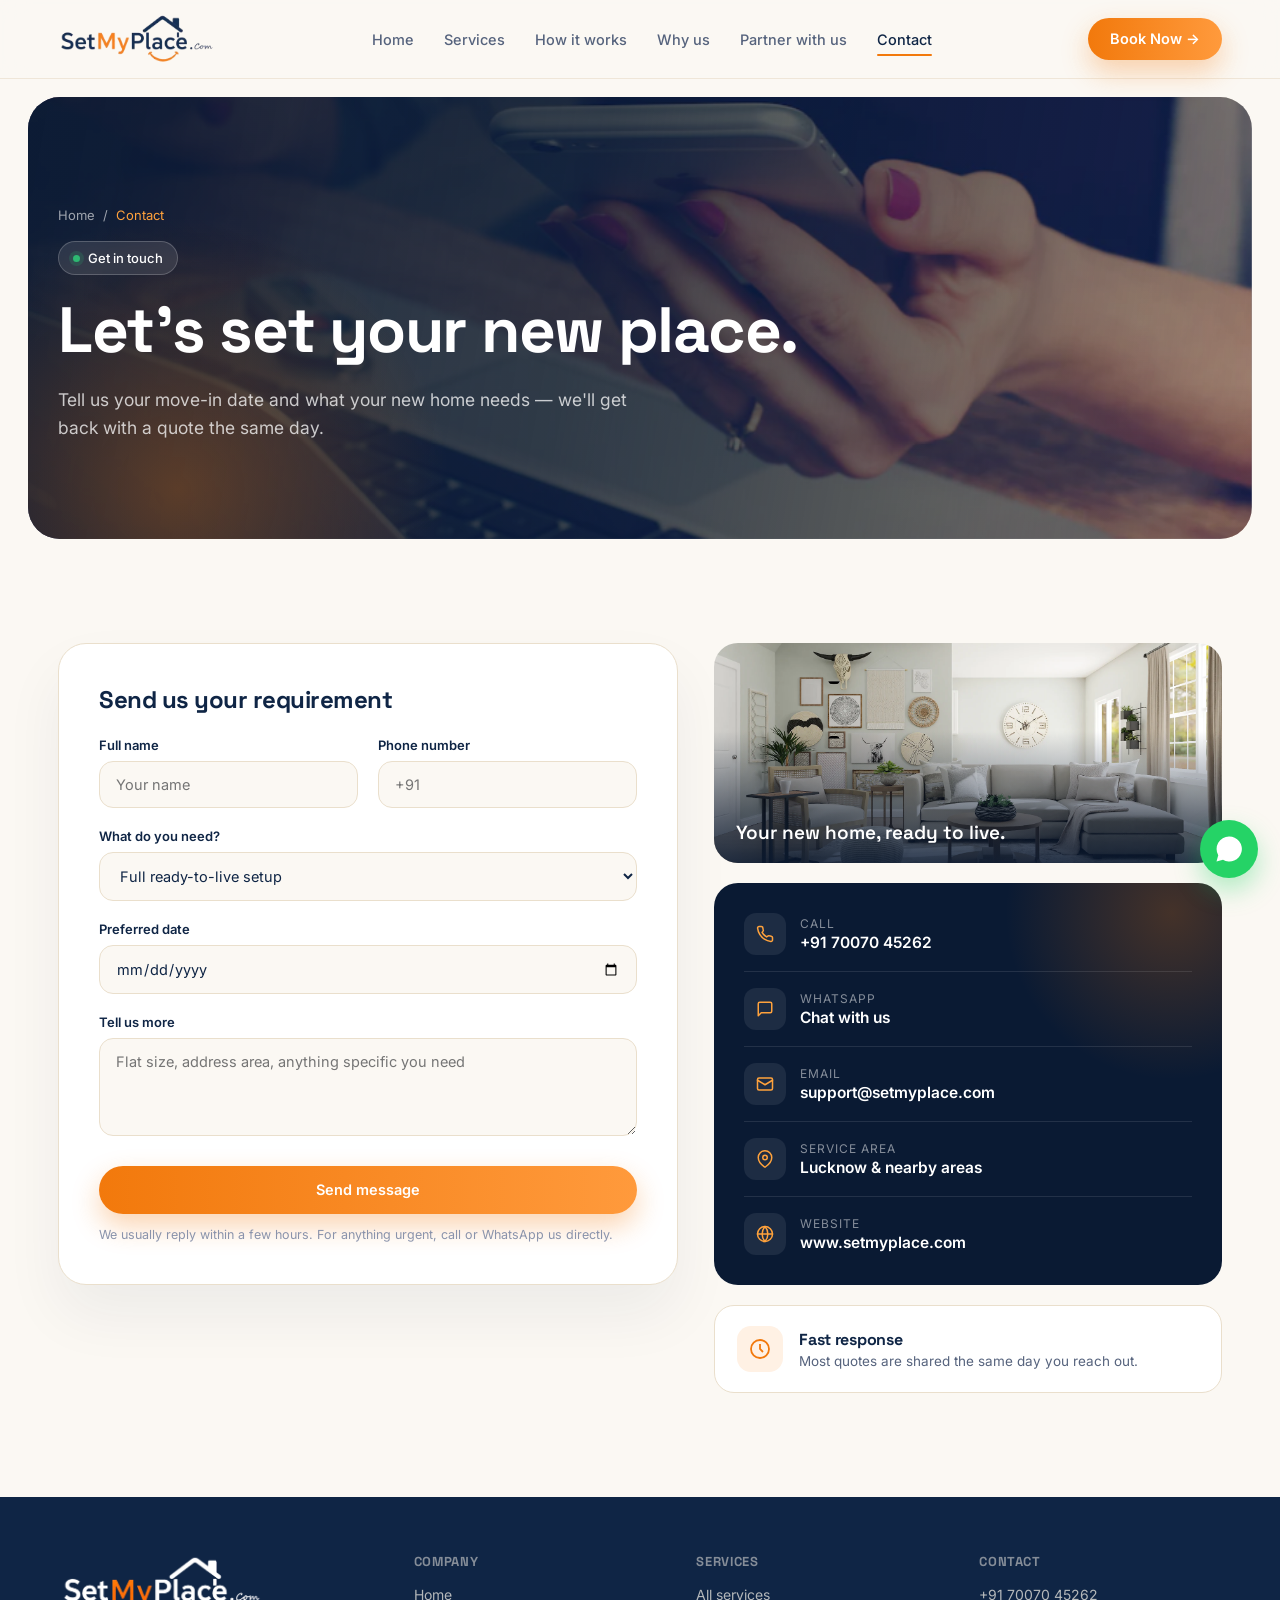
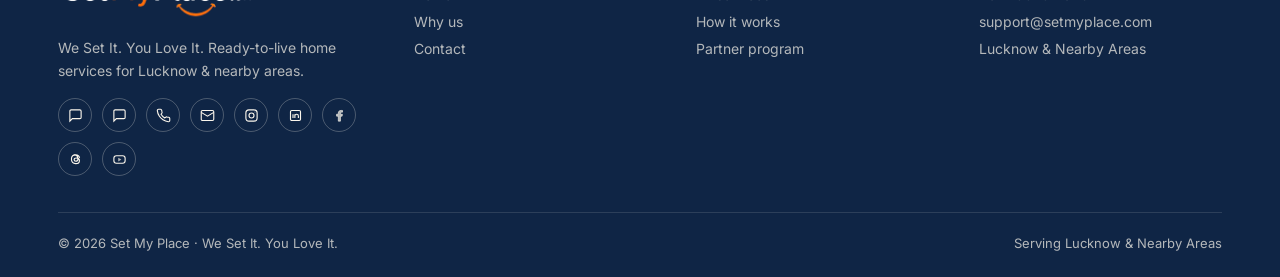
<file: setmyplace-website/frontend/contact.html>
<!DOCTYPE html>
<html lang="en">
<head>
<meta charset="UTF-8">
<meta name="viewport" content="width=device-width, initial-scale=1.0">
<title>Contact Set My Place | Home Setup in Lucknow</title>
<meta name="description" content="Book a ready-to-live home setup or become a partner. Call, WhatsApp or send a message to Set My Place, Lucknow.">
<meta name="author" content="Set My Place">
<meta name="theme-color" content="#0F2545">
<link rel="canonical" href="https://www.setmyplace.com/contact.html">
<meta property="og:type" content="website">
<meta property="og:title" content="Contact Set My Place | Home Setup in Lucknow">
<meta property="og:description" content="Get a quote for unpacking, cleaning, furniture setup or a complete ready-to-live home in Lucknow.">
<meta property="og:url" content="https://www.setmyplace.com/contact.html">
<meta property="og:site_name" content="Set My Place">
<meta property="og:image" content="https://www.setmyplace.com/assets/og-preview.png">
<meta name="twitter:card" content="summary_large_image">
<meta name="twitter:title" content="Contact Set My Place | Home Setup in Lucknow">
<meta name="twitter:description" content="Get a quote for unpacking, cleaning, furniture setup or a complete ready-to-live home in Lucknow.">
<meta name="twitter:image" content="https://www.setmyplace.com/assets/og-preview.png">
<script type="application/ld+json">
{"@context":"https://schema.org","@type":"LocalBusiness","name":"Set My Place","url":"https://www.setmyplace.com/","sameAs":["https://www.facebook.com/profile.php?id=61594244943501"],"telephone":"+91 70070 45262","email":"support@setmyplace.com","areaServed":"Lucknow, Uttar Pradesh","contactPoint":{"@type":"ContactPoint","telephone":"+91 70070 45262","contactType":"customer service","availableLanguage":["English","Hindi"]}}
</script>
<link rel="icon" href="../assets/icontitle.png">
<link rel="preconnect" href="https://fonts.googleapis.com">
<link rel="preconnect" href="https://fonts.gstatic.com" crossorigin>
<link href="https://fonts.googleapis.com/css2?family=Space+Grotesk:wght@400;500;600;700&family=Inter:wght@400;500;600;700&display=swap" rel="stylesheet">
<script>try{document.documentElement.classList.add(sessionStorage.getItem('smp-loaded')?'no-loader':'has-loader')}catch(e){document.documentElement.classList.add('no-loader')}</script>
<link rel="stylesheet" href="../assets/site.css?v=20261123f">
</head>
<body>

<div id="loader" aria-hidden="true">
  <div class="ld-logo"><span class="ld-ring2"></span><span class="ld-ring"></span><img src="../assets/icon.png" alt=""></div>
  <div class="ld-bottom">
    <div class="ld-pct"></div>
    <div class="ld-words"><b>Setting your place…</b>Shifting · Unpacking · Cleaning<br>Lucknow &amp; nearby</div>
  </div>
  <div class="ld-bar"></div>
</div>

<header class="site-header">
  <div class="wrap navbar">
    <a class="brand" href="index.html">
      <img src="../assets/logo-anim.webp" alt="Set My Place" width="157" height="50">
    </a>
    <nav class="main-nav">
      <ul>
        <li><a href="index.html">Home</a></li>
        <li><a href="services.html">Services</a></li>
        <li><a href="how-it-works.html">How it works</a></li>
        <li><a href="why-us.html">Why us</a></li>
        <li><a href="partner.html">Partner with us</a></li>
        <li><a href="contact.html" class="active">Contact</a></li>
      </ul>
    </nav>
    <div class="nav-right">
      <a class="btn-primary nav-cta" href="contact.html">Book Now →</a>
      <button class="menu-toggle" aria-label="Toggle menu" aria-expanded="false"><span></span><span></span><span></span></button>
    </div>
  </div>
  <div class="mobile-nav">
    <ul>
        <li><a href="index.html">Home</a></li>
        <li><a href="services.html">Services</a></li>
        <li><a href="how-it-works.html">How it works</a></li>
        <li><a href="why-us.html">Why us</a></li>
        <li><a href="partner.html">Partner with us</a></li>
        <li><a href="contact.html" class="active">Contact</a></li>
    </ul>
    <a class="btn-primary nav-cta" href="contact.html">Book Now</a>
  </div>
</header>

<section class="page-hero">
  <img src="../assets/img/step-call.webp" alt="" fetchpriority="high">
  <div class="wrap">
    <div class="crumbs rise"><a href="index.html">Home</a><span>/</span><span>Contact</span></div>
    <div class="eyebrow rise" style="--d:.05s"><i></i> Get in touch</div>
    <h1 class="rise" style="--d:.12s">Let's set your new place.</h1>
    <p class="lead rise" style="--d:.2s">Tell us your move-in date and what your new home needs — we'll get back with a quote the same day.</p>
    
  </div>
</section>

<section class="sec">
  <div class="wrap">
    <div class="contact-grid">

      <div class="form-card reveal">
        <h3>Send us your requirement</h3>
        <form id="contactForm">
          <input type="text" name="company_website" id="company_website" autocomplete="off" tabindex="-1" style="position:absolute; left:-9999px; width:1px; height:1px; opacity:0;" aria-hidden="true">
          <div class="form-two">
            <div class="form-row">
              <label for="name">Full name</label>
              <input type="text" id="name" name="name" placeholder="Your name" required>
            </div>
            <div class="form-row">
              <label for="phone">Phone number</label>
              <input type="tel" id="phone" name="phone" placeholder="+91 " required>
            </div>
          </div>
          <div class="form-row">
            <label for="service">What do you need?</label>
            <select id="service" name="service">
              <option value="Full ready-to-live setup">Full ready-to-live setup</option>
              <option value="Home shifting / Packers & movers">Home shifting / Packers &amp; movers</option>
              <option value="Loading & unloading">Loading &amp; unloading</option>
              <option value="Packing / unpacking">Packing / unpacking</option>
              <option value="Home cleaning / Deep cleaning">Home cleaning / Deep cleaning</option>
              <option value="Housekeeping / Home maid">Housekeeping / Home maid</option>
              <option value="Furniture setup & arrangement">Furniture setup &amp; arrangement</option>
              <option value="Home organisation">Home organisation</option>
              <option value="AC installation / service">AC installation / service</option>
              <option value="Refrigerator service">Refrigerator service</option>
              <option value="Washing machine / Microwave service">Washing machine / Microwave service</option>
              <option value="TV installation / service">TV installation / service</option>
              <option value="Electrical">Electrical</option>
              <option value="Plumbing">Plumbing</option>
              <option value="Carpentry">Carpentry</option>
              <option value="Cooking / Tiffin service">Cooking / Tiffin service</option>
              <option value="Japa / Baby care">Japa / Baby care</option>
              <option value="Elderly care">Elderly care</option>
              <option value="Laundry / Ironing">Laundry / Ironing</option>
              <option value="Pet care">Pet care</option>
              <option value="Pest control">Pest control</option>
              <option value="Local shifting / Transport">Local shifting / Transport</option>
              <option value="Delivery / Pickup">Delivery / Pickup</option>
              <option value="I want to become a partner">I want to become a partner</option>
              <option value="Other">Other service</option>
            </select>
          </div>
          <div class="form-row" id="otherServiceRow" hidden>
            <label for="otherService">Tell us the service you need</label>
            <input type="text" id="otherService" name="other_service" placeholder="Write the service name" maxlength="200">
          </div>
          <div class="form-row">
            <label for="date">Preferred date</label>
            <input type="date" id="date" name="date">
          </div>
          <div class="form-row">
            <label for="message">Tell us more</label>
            <textarea id="message" name="message" rows="4" placeholder="Flat size, address area, anything specific you need"></textarea>
          </div>
          <button type="submit" class="btn-primary form-submit">Send message</button>
          <p class="form-note" id="formStatus">We usually reply within a few hours. For anything urgent, call or WhatsApp us directly.</p>
        </form>
      </div>

      <div class="contact-side reveal" data-delay="120">
        <div class="contact-photo"><img src="../assets/img/living-room.webp" alt="A finished living room set up by Set My Place" loading="lazy"><span>Your new home, ready to live.</span></div>
        <div class="contact-info-card">
          <div class="info-row">
            <div class="ic"><svg viewBox="0 0 24 24" fill="none" stroke-width="2" stroke-linecap="round" stroke-linejoin="round"><path d="M22 16.92v3a2 2 0 0 1-2.18 2 19.79 19.79 0 0 1-8.63-3.07 19.5 19.5 0 0 1-6-6 19.79 19.79 0 0 1-3.07-8.67A2 2 0 0 1 4.11 2h3a2 2 0 0 1 2 1.72c.12.9.3 1.77.54 2.61a2 2 0 0 1-.45 2.11L8.09 9.91a16 16 0 0 0 6 6l1.47-1.11a2 2 0 0 1 2.11-.45c.84.24 1.71.42 2.61.54A2 2 0 0 1 22 16.92z"/></svg></div>
            <div><div class="t">Call</div><div class="v"><a href="tel:+917007045262">+91 70070 45262</a></div></div>
          </div>
          <div class="info-row">
            <div class="ic"><svg viewBox="0 0 24 24" fill="none" stroke-width="2" stroke-linecap="round" stroke-linejoin="round"><path d="M21 15a2 2 0 0 1-2 2H7l-4 4V5a2 2 0 0 1 2-2h14a2 2 0 0 1 2 2z"/></svg></div>
            <div><div class="t">WhatsApp</div><div class="v"><a href="https://wa.me/917007045262" target="_blank" rel="noopener">Chat with us</a></div></div>
          </div>
          <div class="info-row">
            <div class="ic"><svg viewBox="0 0 24 24" fill="none" stroke-width="2" stroke-linecap="round" stroke-linejoin="round"><rect x="2" y="4" width="20" height="16" rx="2"/><path d="M2 7l10 6 10-6"/></svg></div>
            <div><div class="t">Email</div><div class="v"><a href="mailto:support@setmyplace.com">support@setmyplace.com</a></div></div>
          </div>
          <div class="info-row">
            <div class="ic"><svg viewBox="0 0 24 24" fill="none" stroke-width="2" stroke-linecap="round" stroke-linejoin="round"><path d="M21 10c0 7-9 13-9 13s-9-6-9-13a9 9 0 0 1 18 0z"/><circle cx="12" cy="10" r="3"/></svg></div>
            <div><div class="t">Service area</div><div class="v">Lucknow &amp; nearby areas</div></div>
          </div>
          <div class="info-row">
            <div class="ic"><svg viewBox="0 0 24 24" fill="none" stroke-width="2" stroke-linecap="round" stroke-linejoin="round"><circle cx="12" cy="12" r="10"/><path d="M2 12h20M12 2a15 15 0 0 1 0 20 15 15 0 0 1 0-20z"/></svg></div>
            <div><div class="t">Website</div><div class="v">www.setmyplace.com</div></div>
          </div>
        </div>
        <div class="fast-card">
          <svg viewBox="0 0 24 24" fill="none" stroke="var(--o)" stroke-width="1.8"><circle cx="12" cy="12" r="9"/><path d="M12 7v5l3 3"/></svg>
          <div>
            <h4>Fast response</h4>
            <p>Most quotes are shared the same day you reach out.</p>
          </div>
        </div>
      </div>

    </div>
  </div>
</section>

<footer>
  <div class="wrap">
    <div class="foot-grid">
      <div>
        <div class="foot-brand"><img src="../assets/logowhite.png" alt="Set My Place"></div>
        <p class="foot-desc">We Set It. You Love It. Ready-to-live home services for Lucknow &amp; nearby areas.</p>
        <div class="social-row">
          <a href="https://wa.me/7007045262" target="_blank" rel="noopener" aria-label="WhatsApp"><svg viewBox="0 0 24 24" fill="none" stroke-width="1.8"><path d="M21 15a2 2 0 0 1-2 2H7l-4 4V5a2 2 0 0 1 2-2h14a2 2 0 0 1 2 2z"/></svg></a>
          <a href="https://www.whatsapp.com/channel/0029VbDy4C4GufIt0J9M9A1R" target="_blank" rel="noopener" aria-label="WhatsApp Channel"><svg viewBox="0 0 24 24" fill="none" stroke-width="1.8"><path d="M21 15a2 2 0 0 1-2 2H7l-4 4V5a2 2 0 0 1 2-2h14a2 2 0 0 1 2 2z"/></svg></a>
          <a href="tel:+917007045262" aria-label="Call"><svg viewBox="0 0 24 24" fill="none" stroke-width="1.8"><path d="M22 16.92v3a2 2 0 0 1-2.18 2 19.79 19.79 0 0 1-8.63-3.07 19.5 19.5 0 0 1-6-6 19.79 19.79 0 0 1-3.07-8.67A2 2 0 0 1 4.11 2h3a2 2 0 0 1 2 1.72c.12.9.3 1.77.54 2.61a2 2 0 0 1-.45 2.11L8.09 9.91a16 16 0 0 0 6 6l1.47-1.11a2 2 0 0 1 2.11-.45c.84.24 1.71.42 2.61.54A2 2 0 0 1 22 16.92z"/></svg></a>
          <a href="mailto:support@setmyplace.com" aria-label="Email"><svg viewBox="0 0 24 24" fill="none" stroke-width="1.8"><rect x="2" y="4" width="20" height="16" rx="2"/><path d="M2 7l10 6 10-6"/></svg></a>
          <a href="https://www.instagram.com/setmyplaceofficial" target="_blank" rel="noopener" aria-label="Instagram"><svg viewBox="0 0 24 24" fill="none" stroke-width="1.8"><rect x="3" y="3" width="18" height="18" rx="5"/><circle cx="12" cy="12" r="4"/><circle cx="17.5" cy="6.5" r=".8" fill="currentColor" stroke="none"/></svg></a>
          <a href="https://www.linkedin.com/company/set-my-place" target="_blank" rel="noopener" aria-label="LinkedIn"><svg viewBox="0 0 24 24" fill="none" stroke-width="1.8"><rect x="4" y="4" width="16" height="16" rx="2"/><path d="M8 10v6M8 7.5v.01M11 16v-3.2a2.8 2.8 0 0 1 5.6 0V16M11 10v6"/></svg></a>
          <a href="https://www.facebook.com/profile.php?id=61594244943501" target="_blank" rel="noopener" aria-label="Facebook"><svg viewBox="0 0 24 24" fill="currentColor"><path d="M13.5 21v-8h2.7l.4-3h-3.1V8.1c0-.9.3-1.5 1.6-1.5h1.7V4a22 22 0 0 0-2.5-.1c-2.5 0-4.2 1.5-4.2 4.3V10H7.3v3h2.8v8h3.4Z"/></svg></a>
          <a href="https://www.threads.com/@setmyplaceofficial" target="_blank" rel="noopener" aria-label="Threads"><svg viewBox="0 0 24 24" fill="none" stroke-width="1.8"><path d="M18.5 9.5c-.5-3.1-2.7-5-6.3-5-4.2 0-6.7 2.5-6.7 6.8 0 4.6 2.7 7.2 7 7.2 3.7 0 5.8-1.8 5.8-4.7 0-2.7-1.8-4.3-4.8-4.3-2.3 0-3.7 1-3.7 2.7 0 1.5 1.1 2.4 2.8 2.4 2.1 0 3.3-1.3 3.3-3.6 0-4.3-2.3-6.7-6.4-6.7"/></svg></a>
          <a href="https://www.youtube.com/@SetMyPlace" target="_blank" rel="noopener" aria-label="YouTube"><svg viewBox="0 0 24 24" fill="none" stroke-width="1.8"><rect x="3" y="6" width="18" height="12" rx="4"/><path d="m10 9 5 3-5 3Z" fill="currentColor" stroke="none"/></svg></a>
        </div>
      </div>
      <div class="foot-col">
        <h5>Company</h5>
        <ul>
          <li><a href="index.html">Home</a></li>
          <li><a href="why-us.html">Why us</a></li>
          <li><a href="contact.html">Contact</a></li>
        </ul>
      </div>
      <div class="foot-col">
        <h5>Services</h5>
        <ul>
          <li><a href="services.html">All services</a></li>
          <li><a href="how-it-works.html">How it works</a></li>
          <li><a href="partner.html">Partner program</a></li>
        </ul>
      </div>
      <div class="foot-col">
        <h5>Contact</h5>
        <ul>
          <li><a href="tel:+917007045262">+91 70070 45262</a></li>
          <li><a href="mailto:support@setmyplace.com">support@setmyplace.com</a></li>
          <li>Lucknow &amp; Nearby Areas</li>
        </ul>
      </div>
    </div>
    <div class="foot-bottom">
      <span>© 2026 Set My Place · We Set It. You Love It.</span>
      <span>Serving Lucknow &amp; Nearby Areas</span>
    </div>
  </div>
</footer>
<div class="send-overlay" id="sendOverlay" aria-hidden="true">
  <div class="send-loader" role="status" aria-live="polite">
    <div class="rocket-scene">
      <svg class="paper-rocket" viewBox="0 0 120 120" fill="none" xmlns="http://www.w3.org/2000/svg" aria-hidden="true">
        <path d="M17 58 94 17l-26 78-19-25-32-12Z" fill="var(--white)" stroke="var(--orange)" stroke-width="4" stroke-linejoin="round"/>
        <path d="m49 70 19 25 8-25-27-10Z" fill="var(--orange-2)" stroke="var(--orange)" stroke-width="3" stroke-linejoin="round"/>
        <path d="m17 58 29 2 48-43" stroke="var(--orange)" stroke-width="4" stroke-linecap="round" stroke-linejoin="round"/>
        <path d="m46 60 21 10" stroke="var(--navy)" stroke-width="3" stroke-linecap="round"/>
      </svg>
      <span class="rocket-trail"></span>
    </div>
    <p class="send-overlay-text">Sending your message...</p>
    <div class="send-success" aria-hidden="true">
      <div class="success-circle">
        <svg viewBox="0 0 52 52" fill="none" xmlns="http://www.w3.org/2000/svg" aria-hidden="true">
          <path d="m14 27 8 8 16-18" stroke="currentColor" stroke-width="4" stroke-linecap="round" stroke-linejoin="round"/>
        </svg>
      </div>
      <p>Message sent!</p>
    </div>
  </div>
</div>

<a class="wa-float" href="https://wa.me/917007045262" target="_blank" rel="noopener" aria-label="Chat on WhatsApp"><svg viewBox="0 0 24 24"><path d="M17.5 14.4c-.3-.1-1.8-.9-2-1s-.5-.1-.7.1-.8 1-.9 1.2-.3.2-.6.1a8.2 8.2 0 0 1-4-3.5c-.3-.5.3-.5.9-1.6.1-.2 0-.4 0-.5l-.9-2.2c-.2-.6-.5-.5-.7-.5h-.6a1.1 1.1 0 0 0-.8.4 3.4 3.4 0 0 0-1 2.5 5.9 5.9 0 0 0 1.2 3.1c.2.2 2.1 3.2 5.1 4.5 1.9.8 2.6.9 3.6.7.6-.1 1.8-.7 2-1.4s.3-1.3.2-1.4l-.8-.5zM12 2a10 10 0 0 0-8.6 15l-1.4 5 5.2-1.4A10 10 0 1 0 12 2z"/></svg></a>
<button class="to-top" aria-label="Back to top"><svg viewBox="0 0 24 24" fill="none" stroke-width="2"><path d="M12 19V5M5 12l7-7 7 7"/></svg></button>

<script src="../assets/main.js?v=20261123" defer></script>
<script src="../assets/site.js?v=20261123" defer></script>
</body>
</html>
</file>
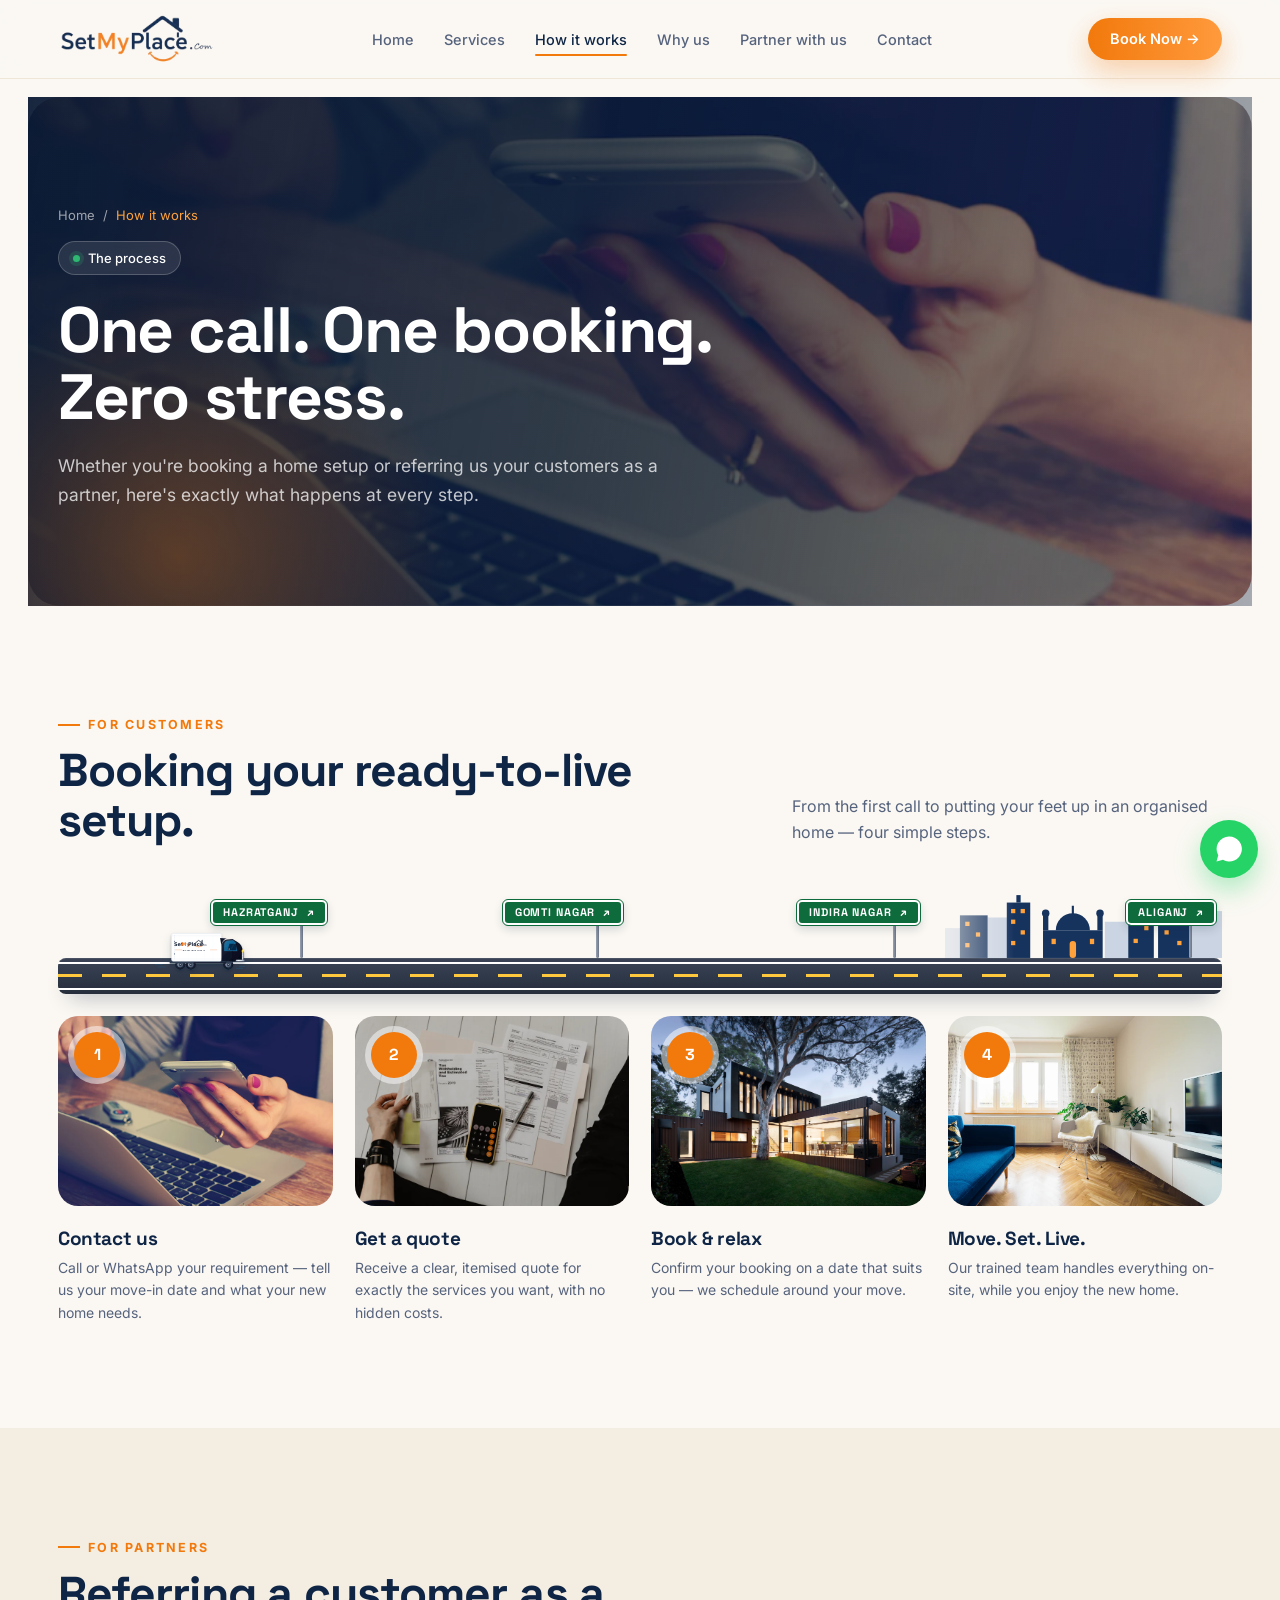
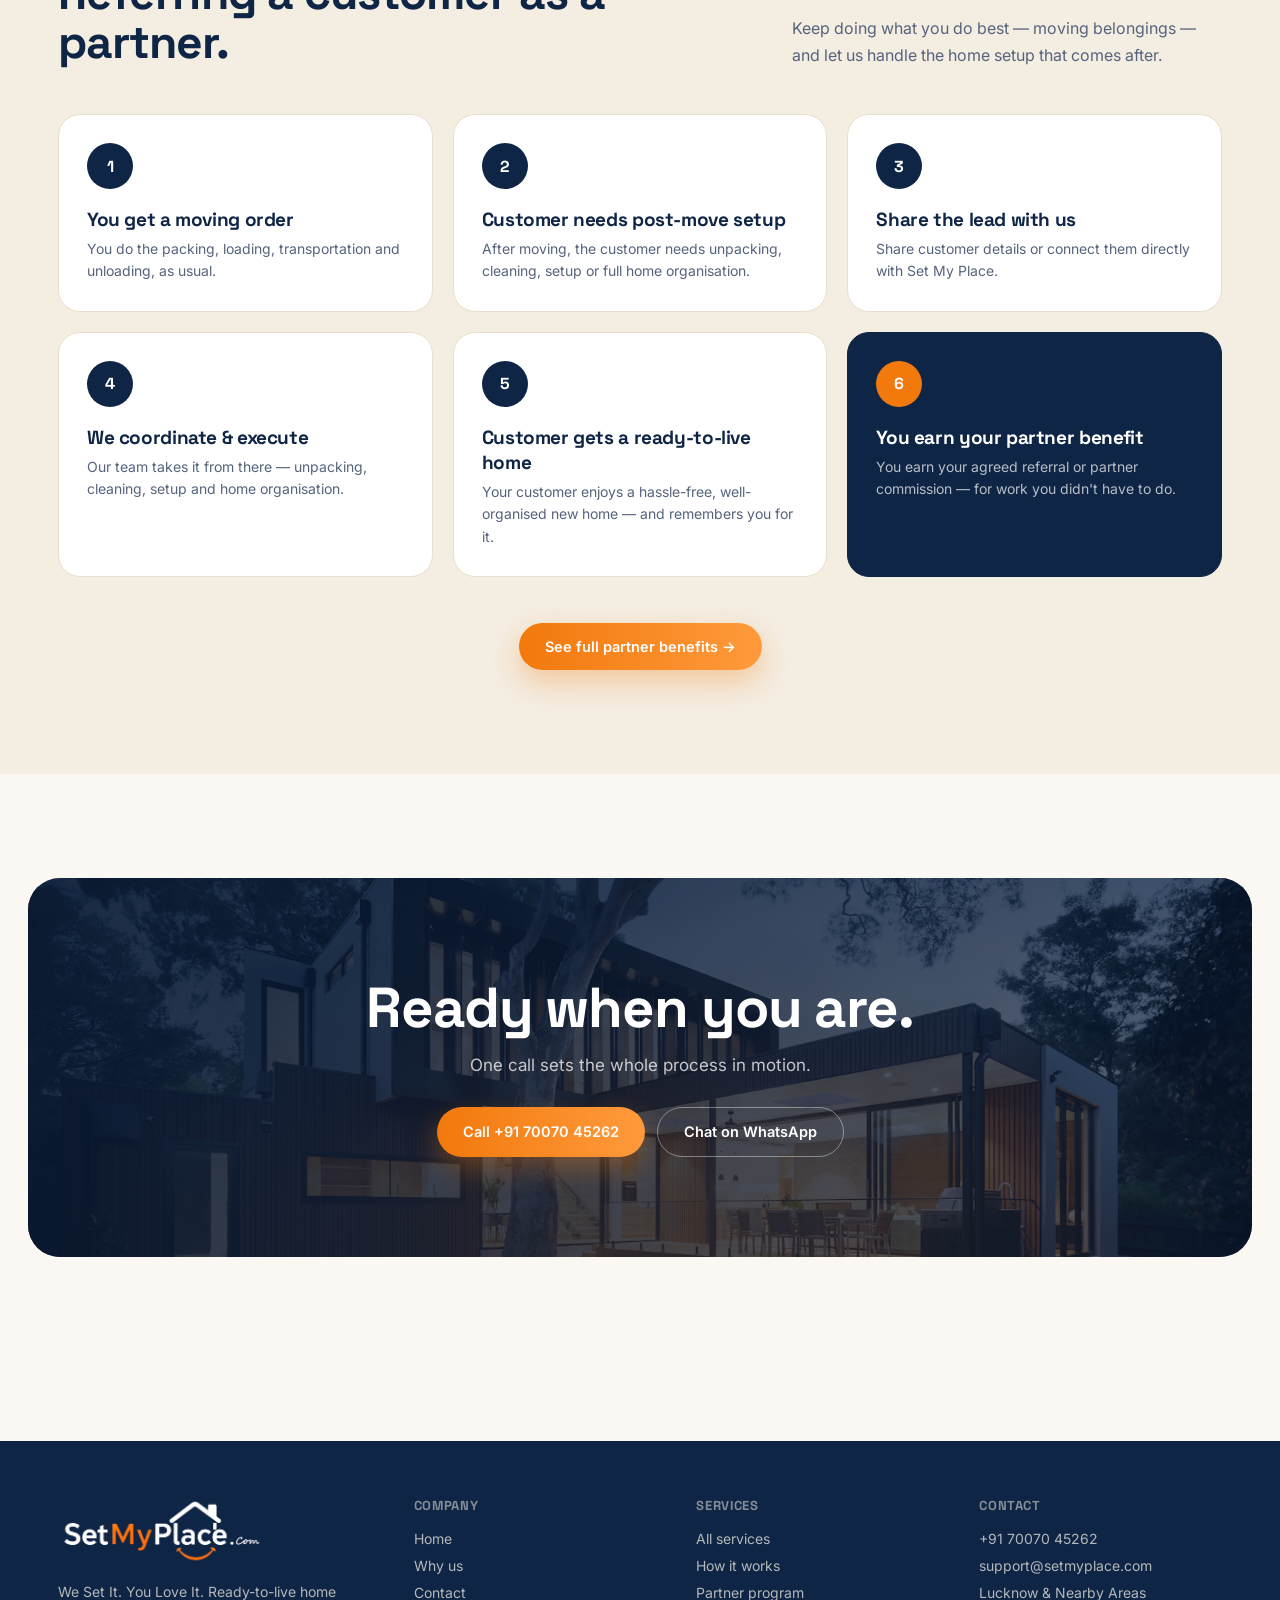
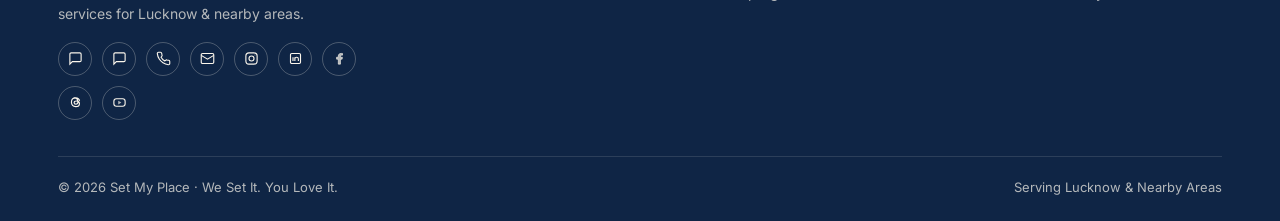
<file: setmyplace-website/frontend/how-it-works.html>
<!DOCTYPE html>
<html lang="en">
<head>
<meta charset="UTF-8">
<meta name="viewport" content="width=device-width, initial-scale=1.0">
<title>How It Works — Set My Place Home Setup</title>
<meta name="description" content="See how to book a ready-to-live home setup with Set My Place, from your first call to a fully organised home in Lucknow.">
<meta name="author" content="Set My Place">
<meta name="theme-color" content="#0F2545">
<link rel="canonical" href="https://www.setmyplace.com/how-it-works.html">
<meta property="og:type" content="website">
<meta property="og:title" content="How It Works — Set My Place Home Setup">
<meta property="og:description" content="Four simple steps to book unpacking, cleaning, furniture setup and home organisation after your move.">
<meta property="og:url" content="https://www.setmyplace.com/how-it-works.html">
<meta property="og:site_name" content="Set My Place">
<meta property="og:image" content="https://www.setmyplace.com/assets/og-preview.png">
<meta name="twitter:card" content="summary_large_image">
<meta name="twitter:title" content="How It Works — Set My Place Home Setup">
<meta name="twitter:description" content="Four simple steps to book unpacking, cleaning, furniture setup and home organisation after your move.">
<meta name="twitter:image" content="https://www.setmyplace.com/assets/og-preview.png">
<script type="application/ld+json">
{"@context":"https://schema.org","@type":"HowTo","name":"How to book a ready-to-live home setup","description":"Book a ready-to-live home setup from Set My Place in four simple steps.","author":{"@type":"Organization","name":"Set My Place","sameAs":["https://www.facebook.com/profile.php?id=61594244943501"]},"step":[{"@type":"HowToStep","name":"Contact Set My Place"},{"@type":"HowToStep","name":"Get a quote"},{"@type":"HowToStep","name":"Book your date"},{"@type":"HowToStep","name":"Move into a ready home"}]}
</script>
<link rel="icon" href="../assets/icontitle.png">
<link rel="preconnect" href="https://fonts.googleapis.com">
<link rel="preconnect" href="https://fonts.gstatic.com" crossorigin>
<link href="https://fonts.googleapis.com/css2?family=Space+Grotesk:wght@400;500;600;700&family=Inter:wght@400;500;600;700&display=swap" rel="stylesheet">
<script>try{document.documentElement.classList.add(sessionStorage.getItem('smp-loaded')?'no-loader':'has-loader')}catch(e){document.documentElement.classList.add('no-loader')}</script>
<link rel="stylesheet" href="../assets/site.css?v=20261123f">
</head>
<body>

<div id="loader" aria-hidden="true">
  <div class="ld-logo"><span class="ld-ring2"></span><span class="ld-ring"></span><img src="../assets/icon.png" alt=""></div>
  <div class="ld-bottom">
    <div class="ld-pct"></div>
    <div class="ld-words"><b>Setting your place…</b>Shifting · Unpacking · Cleaning<br>Lucknow &amp; nearby</div>
  </div>
  <div class="ld-bar"></div>
</div>

<header class="site-header">
  <div class="wrap navbar">
    <a class="brand" href="index.html">
      <img src="../assets/logo-anim.webp" alt="Set My Place" width="157" height="50">
    </a>
    <nav class="main-nav">
      <ul>
        <li><a href="index.html">Home</a></li>
        <li><a href="services.html">Services</a></li>
        <li><a href="how-it-works.html" class="active">How it works</a></li>
        <li><a href="why-us.html">Why us</a></li>
        <li><a href="partner.html">Partner with us</a></li>
        <li><a href="contact.html">Contact</a></li>
      </ul>
    </nav>
    <div class="nav-right">
      <a class="btn-primary nav-cta" href="contact.html">Book Now →</a>
      <button class="menu-toggle" aria-label="Toggle menu" aria-expanded="false"><span></span><span></span><span></span></button>
    </div>
  </div>
  <div class="mobile-nav">
    <ul>
        <li><a href="index.html">Home</a></li>
        <li><a href="services.html">Services</a></li>
        <li><a href="how-it-works.html" class="active">How it works</a></li>
        <li><a href="why-us.html">Why us</a></li>
        <li><a href="partner.html">Partner with us</a></li>
        <li><a href="contact.html">Contact</a></li>
    </ul>
    <a class="btn-primary nav-cta" href="contact.html">Book Now</a>
  </div>
</header>

<section class="page-hero">
  <img src="../assets/img/step-call.webp" alt="" fetchpriority="high">
  <div class="wrap">
    <div class="crumbs rise"><a href="index.html">Home</a><span>/</span><span>How it works</span></div>
    <div class="eyebrow rise" style="--d:.05s"><i></i> The process</div>
    <h1 class="rise" style="--d:.12s">One call. One booking. Zero stress.</h1>
    <p class="lead rise" style="--d:.2s">Whether you're booking a home setup or referring us your customers as a partner, here's exactly what happens at every step.</p>
    
  </div>
</section>

<section class="sec">
  <div class="wrap">
    <div class="sec-head reveal">
      <div>
        <div class="kicker">For customers</div>
        <h2>Booking your ready-to-live setup.</h2>
      </div>
      <p>From the first call to putting your feet up in an organised home — four simple steps.</p>
    </div>
  <div class="timeline timeline-with-truck">
    <div class="timeline-truck" aria-hidden="true"><img src="../assets/truck.svg" alt=""></div>
    <div class="road-traffic" aria-hidden="true"><span class="veh lane-b v1"><svg width="42" height="19" viewBox="0 0 42 19"><rect x="2" y="7" width="38" height="8" rx="3" fill="#E5484D"/><path d="M10 7l4-5h12l5 5z" fill="#E5484D"/><path d="M13 7l2.5-3.5h4.5V7zM21.5 7V3.5h4l3 3.5z" fill="#BFE3FF"/><circle cx="11" cy="15" r="3.2" fill="#1B2230"/><circle cx="31" cy="15" r="3.2" fill="#1B2230"/><rect x="37" y="9" width="3" height="2" fill="#FFE08A"/></svg></span><span class="veh lane-b v3"><svg width="60" height="22" viewBox="0 0 60 22"><rect x="1" y="1" width="58" height="17" rx="3" fill="#F28C28"/><rect x="1" y="12" width="58" height="2" fill="#16335E"/><g fill="#BFE3FF"><rect x="5" y="4" width="8" height="6" rx="1"/><rect x="16" y="4" width="8" height="6" rx="1"/><rect x="27" y="4" width="8" height="6" rx="1"/><rect x="38" y="4" width="8" height="6" rx="1"/><rect x="49" y="4" width="8" height="8" rx="1"/></g><circle cx="12" cy="19" r="3.2" fill="#1B2230"/><circle cx="48" cy="19" r="3.2" fill="#1B2230"/></svg></span><span class="veh lane-b v5"><svg width="30" height="20" viewBox="0 0 30 20"><path d="M4 16V8q0-6 9-6h8q5 0 6 6l3 8z" fill="#2E9E4F"/><rect x="4" y="2" width="22" height="3" rx="1.5" fill="#FFC83D"/><path d="M8 7h7v6H8z" fill="#BFE3FF"/><circle cx="8" cy="17" r="2.8" fill="#1B2230"/><circle cx="26" cy="17" r="2.8" fill="#1B2230"/></svg></span><span class="veh lane-a v2"><svg width="42" height="19" viewBox="0 0 42 19"><rect x="2" y="7" width="38" height="8" rx="3" fill="#FFFFFF"/><path d="M10 7l4-5h12l5 5z" fill="#FFFFFF"/><path d="M13 7l2.5-3.5h4.5V7zM21.5 7V3.5h4l3 3.5z" fill="#BFE3FF"/><circle cx="11" cy="15" r="3.2" fill="#1B2230"/><circle cx="31" cy="15" r="3.2" fill="#1B2230"/><rect x="37" y="9" width="3" height="2" fill="#FFE08A"/></svg></span><span class="veh lane-a v4"><svg width="26" height="18" viewBox="0 0 26 18"><circle cx="5" cy="15" r="3" fill="#1B2230"/><circle cx="21" cy="15" r="3" fill="#1B2230"/><path d="M3 12h10l3-6h3l3 7H3z" fill="#4C6EF5"/><circle cx="12" cy="3" r="2.4" fill="#F2B880"/><path d="M10 5h4l1 5h-6z" fill="#16335E"/></svg></span></div>
    <div class="step">
      <div class="step-img"><img src="../assets/img/step-call.webp" alt="" loading="lazy"><div class="dot">1</div></div>
      <h4>Contact us</h4>
      <p>Call or WhatsApp your requirement — tell us your move-in date and what your new home needs.</p>
    </div>
    <div class="step">
      <div class="step-img"><img src="../assets/img/step-quote.webp" alt="" loading="lazy"><div class="dot">2</div></div>
      <h4>Get a quote</h4>
      <p>Receive a clear, itemised quote for exactly the services you want, with no hidden costs.</p>
    </div>
    <div class="step">
      <div class="step-img"><img src="../assets/img/cta-home.webp" alt="" loading="lazy"><div class="dot">3</div></div>
      <h4>Book &amp; relax</h4>
      <p>Confirm your booking on a date that suits you — we schedule around your move.</p>
    </div>
    <div class="step active">
      <div class="step-img"><img src="../assets/img/step-live.webp" alt="" loading="lazy"><div class="dot">4</div></div>
      <h4>Move. Set. Live.</h4>
      <p>Our trained team handles everything on-site, while you enjoy the new home.</p>
    </div>
  </div>
  </div>
</section>

<section class="sec sec-alt">
  <div class="wrap">
    <div class="sec-head reveal">
      <div>
        <div class="kicker">For partners</div>
        <h2>Referring a customer as a partner.</h2>
      </div>
      <p>Keep doing what you do best — moving belongings — and let us handle the home setup that comes after.</p>
    </div>
    <div class="timeline steps-6">
      <div class="step">
        <div class="dot">1</div>
        <h4>You get a moving order</h4>
        <p>You do the packing, loading, transportation and unloading, as usual.</p>
      </div>
      <div class="step">
        <div class="dot">2</div>
        <h4>Customer needs post-move setup</h4>
        <p>After moving, the customer needs unpacking, cleaning, setup or full home organisation.</p>
      </div>
      <div class="step">
        <div class="dot">3</div>
        <h4>Share the lead with us</h4>
        <p>Share customer details or connect them directly with Set My Place.</p>
      </div>
      <div class="step">
        <div class="dot">4</div>
        <h4>We coordinate &amp; execute</h4>
        <p>Our team takes it from there — unpacking, cleaning, setup and home organisation.</p>
      </div>
      <div class="step">
        <div class="dot">5</div>
        <h4>Customer gets a ready-to-live home</h4>
        <p>Your customer enjoys a hassle-free, well-organised new home — and remembers you for it.</p>
      </div>
      <div class="step active">
        <div class="dot">6</div>
        <h4>You earn your partner benefit</h4>
        <p>You earn your agreed referral or partner commission — for work you didn't have to do.</p>
      </div>
    </div>
    <div class="center-cta reveal"><a class="btn-primary" href="partner.html">See full partner benefits →</a></div>
  </div>
</section>

<section class="sec">
  <div class="cta-photo reveal-scale">
    <img src="../assets/img/cta-home.webp" alt="" loading="lazy">
    <div class="wrap cta-in">
      <h2>Ready when you are.</h2>
      <p>One call sets the whole process in motion.</p>
      <div class="actions"><a class="btn-primary" href="tel:+917007045262">Call +91 70070 45262</a><a class="btn-light" href="https://wa.me/917007045262" target="_blank" rel="noopener">Chat on WhatsApp</a></div>
    </div>
  </div>
</section>

<footer>
  <div class="wrap">
    <div class="foot-grid">
      <div>
      <div class="foot-brand"><img src="../assets/logowhite.png" alt="Set My Place"></div>
        <p class="foot-desc">We Set It. You Love It. Ready-to-live home services for Lucknow &amp; nearby areas.</p>
        <div class="social-row">
          <a href="https://wa.me/7007045262" target="_blank" rel="noopener" aria-label="WhatsApp"><svg viewBox="0 0 24 24" fill="none" stroke-width="1.8"><path d="M21 15a2 2 0 0 1-2 2H7l-4 4V5a2 2 0 0 1 2-2h14a2 2 0 0 1 2 2z"/></svg></a>
          <a href="https://www.whatsapp.com/channel/0029VbDy4C4GufIt0J9M9A1R" target="_blank" rel="noopener" aria-label="WhatsApp Channel"><svg viewBox="0 0 24 24" fill="none" stroke-width="1.8"><path d="M21 15a2 2 0 0 1-2 2H7l-4 4V5a2 2 0 0 1 2-2h14a2 2 0 0 1 2 2z"/></svg></a>
          <a href="tel:+917007045262" aria-label="Call"><svg viewBox="0 0 24 24" fill="none" stroke-width="1.8"><path d="M22 16.92v3a2 2 0 0 1-2.18 2 19.79 19.79 0 0 1-8.63-3.07 19.5 19.5 0 0 1-6-6 19.79 19.79 0 0 1-3.07-8.67A2 2 0 0 1 4.11 2h3a2 2 0 0 1 2 1.72c.12.9.3 1.77.54 2.61a2 2 0 0 1-.45 2.11L8.09 9.91a16 16 0 0 0 6 6l1.47-1.11a2 2 0 0 1 2.11-.45c.84.24 1.71.42 2.61.54A2 2 0 0 1 22 16.92z"/></svg></a>
          <a href="mailto:support@setmyplace.com" aria-label="Email"><svg viewBox="0 0 24 24" fill="none" stroke-width="1.8"><rect x="2" y="4" width="20" height="16" rx="2"/><path d="M2 7l10 6 10-6"/></svg></a>
          <a href="https://www.instagram.com/setmyplaceofficial" target="_blank" rel="noopener" aria-label="Instagram"><svg viewBox="0 0 24 24" fill="none" stroke-width="1.8"><rect x="3" y="3" width="18" height="18" rx="5"/><circle cx="12" cy="12" r="4"/><circle cx="17.5" cy="6.5" r=".8" fill="currentColor" stroke="none"/></svg></a>
          <a href="https://www.linkedin.com/company/set-my-place" target="_blank" rel="noopener" aria-label="LinkedIn"><svg viewBox="0 0 24 24" fill="none" stroke-width="1.8"><rect x="4" y="4" width="16" height="16" rx="2"/><path d="M8 10v6M8 7.5v.01M11 16v-3.2a2.8 2.8 0 0 1 5.6 0V16M11 10v6"/></svg></a>
          <a href="https://www.facebook.com/profile.php?id=61594244943501" target="_blank" rel="noopener" aria-label="Facebook"><svg viewBox="0 0 24 24" fill="currentColor"><path d="M13.5 21v-8h2.7l.4-3h-3.1V8.1c0-.9.3-1.5 1.6-1.5h1.7V4a22 22 0 0 0-2.5-.1c-2.5 0-4.2 1.5-4.2 4.3V10H7.3v3h2.8v8h3.4Z"/></svg></a>
          <a href="https://www.threads.com/@setmyplaceofficial" target="_blank" rel="noopener" aria-label="Threads"><svg viewBox="0 0 24 24" fill="none" stroke-width="1.8"><path d="M18.5 9.5c-.5-3.1-2.7-5-6.3-5-4.2 0-6.7 2.5-6.7 6.8 0 4.6 2.7 7.2 7 7.2 3.7 0 5.8-1.8 5.8-4.7 0-2.7-1.8-4.3-4.8-4.3-2.3 0-3.7 1-3.7 2.7 0 1.5 1.1 2.4 2.8 2.4 2.1 0 3.3-1.3 3.3-3.6 0-4.3-2.3-6.7-6.4-6.7"/></svg></a>
          <a href="https://www.youtube.com/@SetMyPlace" target="_blank" rel="noopener" aria-label="YouTube"><svg viewBox="0 0 24 24" fill="none" stroke-width="1.8"><rect x="3" y="6" width="18" height="12" rx="4"/><path d="m10 9 5 3-5 3Z" fill="currentColor" stroke="none"/></svg></a>
        </div>
    </a>
      </div>
      <div class="foot-col">
        <h5>Company</h5>
        <ul>
          <li><a href="index.html">Home</a></li>
          <li><a href="why-us.html">Why us</a></li>
          <li><a href="contact.html">Contact</a></li>
        </ul>
      </div>
      <div class="foot-col">
        <h5>Services</h5>
        <ul>
          <li><a href="services.html">All services</a></li>
          <li><a href="how-it-works.html">How it works</a></li>
          <li><a href="partner.html">Partner program</a></li>
        </ul>
      </div>
      <div class="foot-col">
        <h5>Contact</h5>
        <ul>
          <li><a href="tel:+917007045262">+91 70070 45262</a></li>
          <li><a href="mailto:support@setmyplace.com">support@setmyplace.com</a></li>
          <li>Lucknow &amp; Nearby Areas</li>
        </ul>
      </div>
    </div>
    <div class="foot-bottom">
      <span>© 2026 Set My Place · We Set It. You Love It.</span>
      <span>Serving Lucknow &amp; Nearby Areas</span>
    </div>
  </div>
</footer>

<a class="wa-float" href="https://wa.me/917007045262" target="_blank" rel="noopener" aria-label="Chat on WhatsApp"><svg viewBox="0 0 24 24"><path d="M17.5 14.4c-.3-.1-1.8-.9-2-1s-.5-.1-.7.1-.8 1-.9 1.2-.3.2-.6.1a8.2 8.2 0 0 1-4-3.5c-.3-.5.3-.5.9-1.6.1-.2 0-.4 0-.5l-.9-2.2c-.2-.6-.5-.5-.7-.5h-.6a1.1 1.1 0 0 0-.8.4 3.4 3.4 0 0 0-1 2.5 5.9 5.9 0 0 0 1.2 3.1c.2.2 2.1 3.2 5.1 4.5 1.9.8 2.6.9 3.6.7.6-.1 1.8-.7 2-1.4s.3-1.3.2-1.4l-.8-.5zM12 2a10 10 0 0 0-8.6 15l-1.4 5 5.2-1.4A10 10 0 1 0 12 2z"/></svg></a>
<button class="to-top" aria-label="Back to top"><svg viewBox="0 0 24 24" fill="none" stroke-width="2"><path d="M12 19V5M5 12l7-7 7 7"/></svg></button>

<script src="../assets/main.js?v=20261123" defer></script>
<script src="../assets/site.js?v=20261123" defer></script>
</body>
</html>
</file>
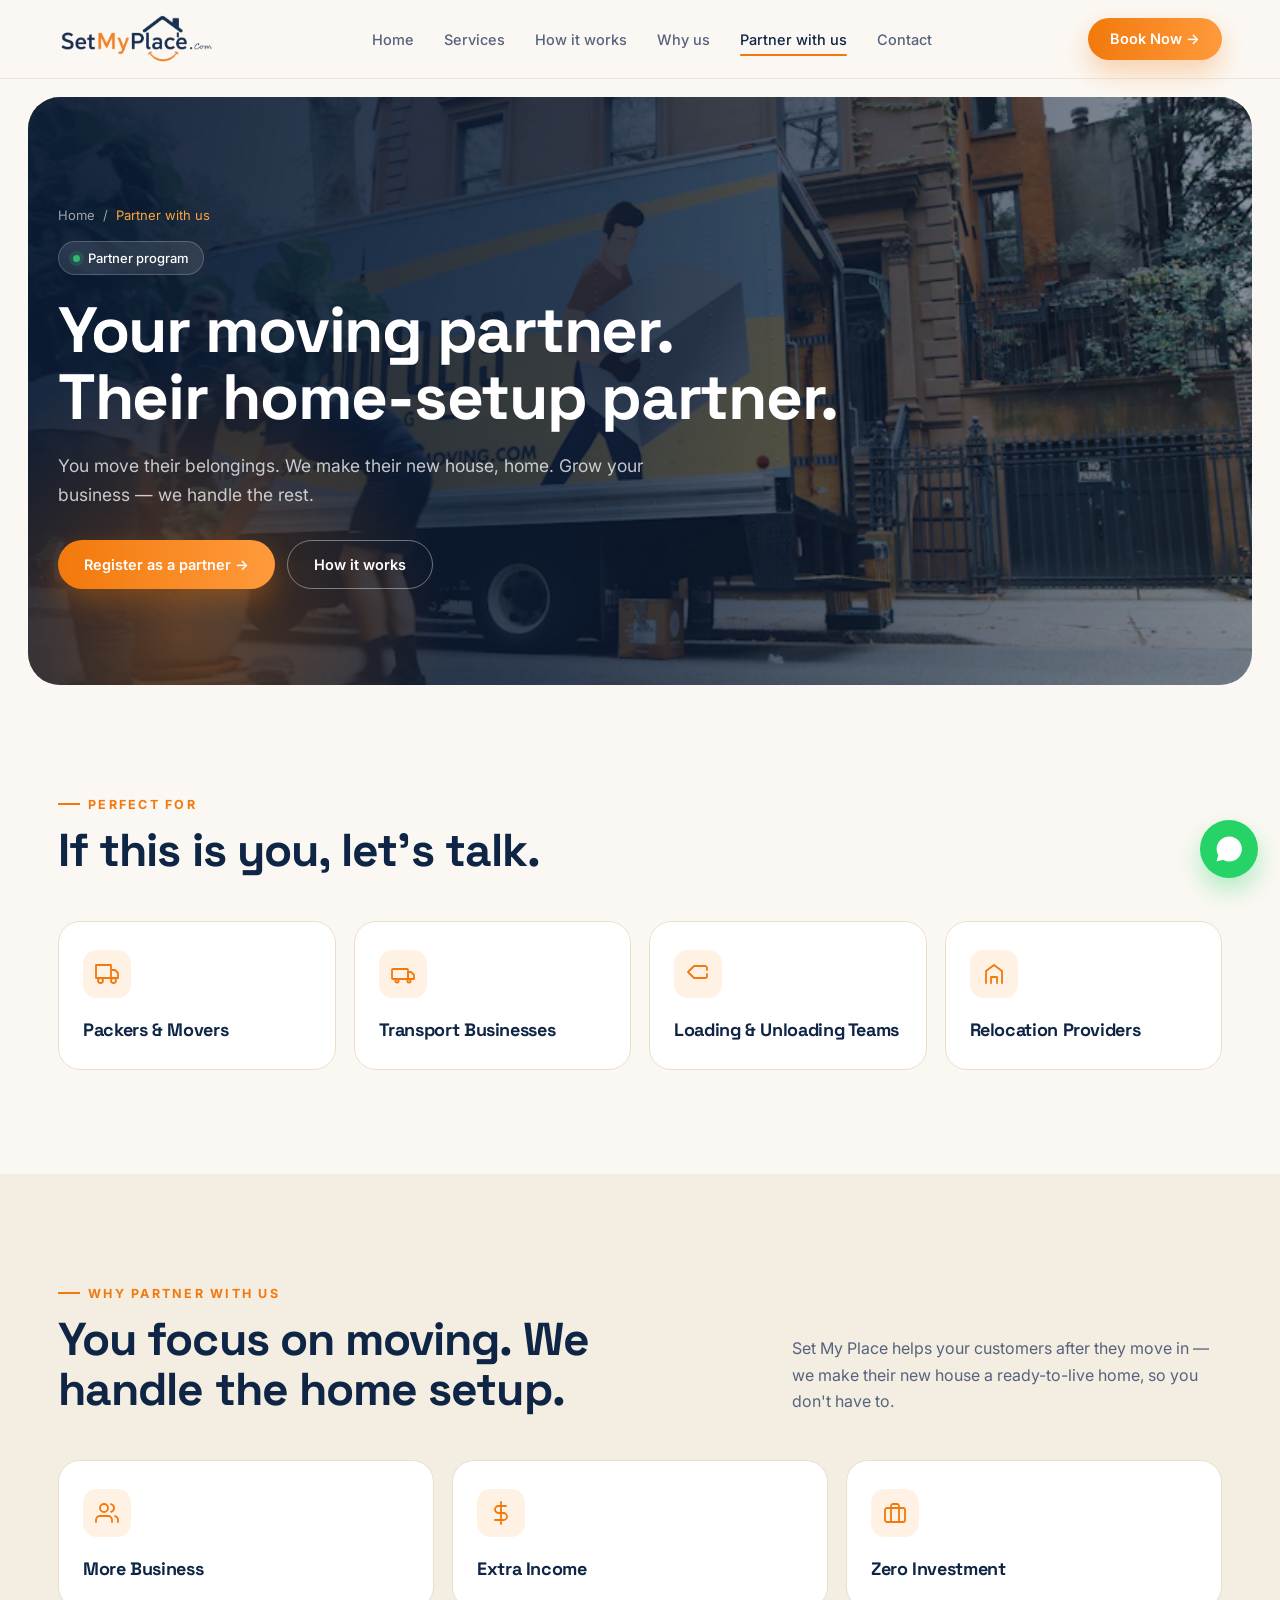
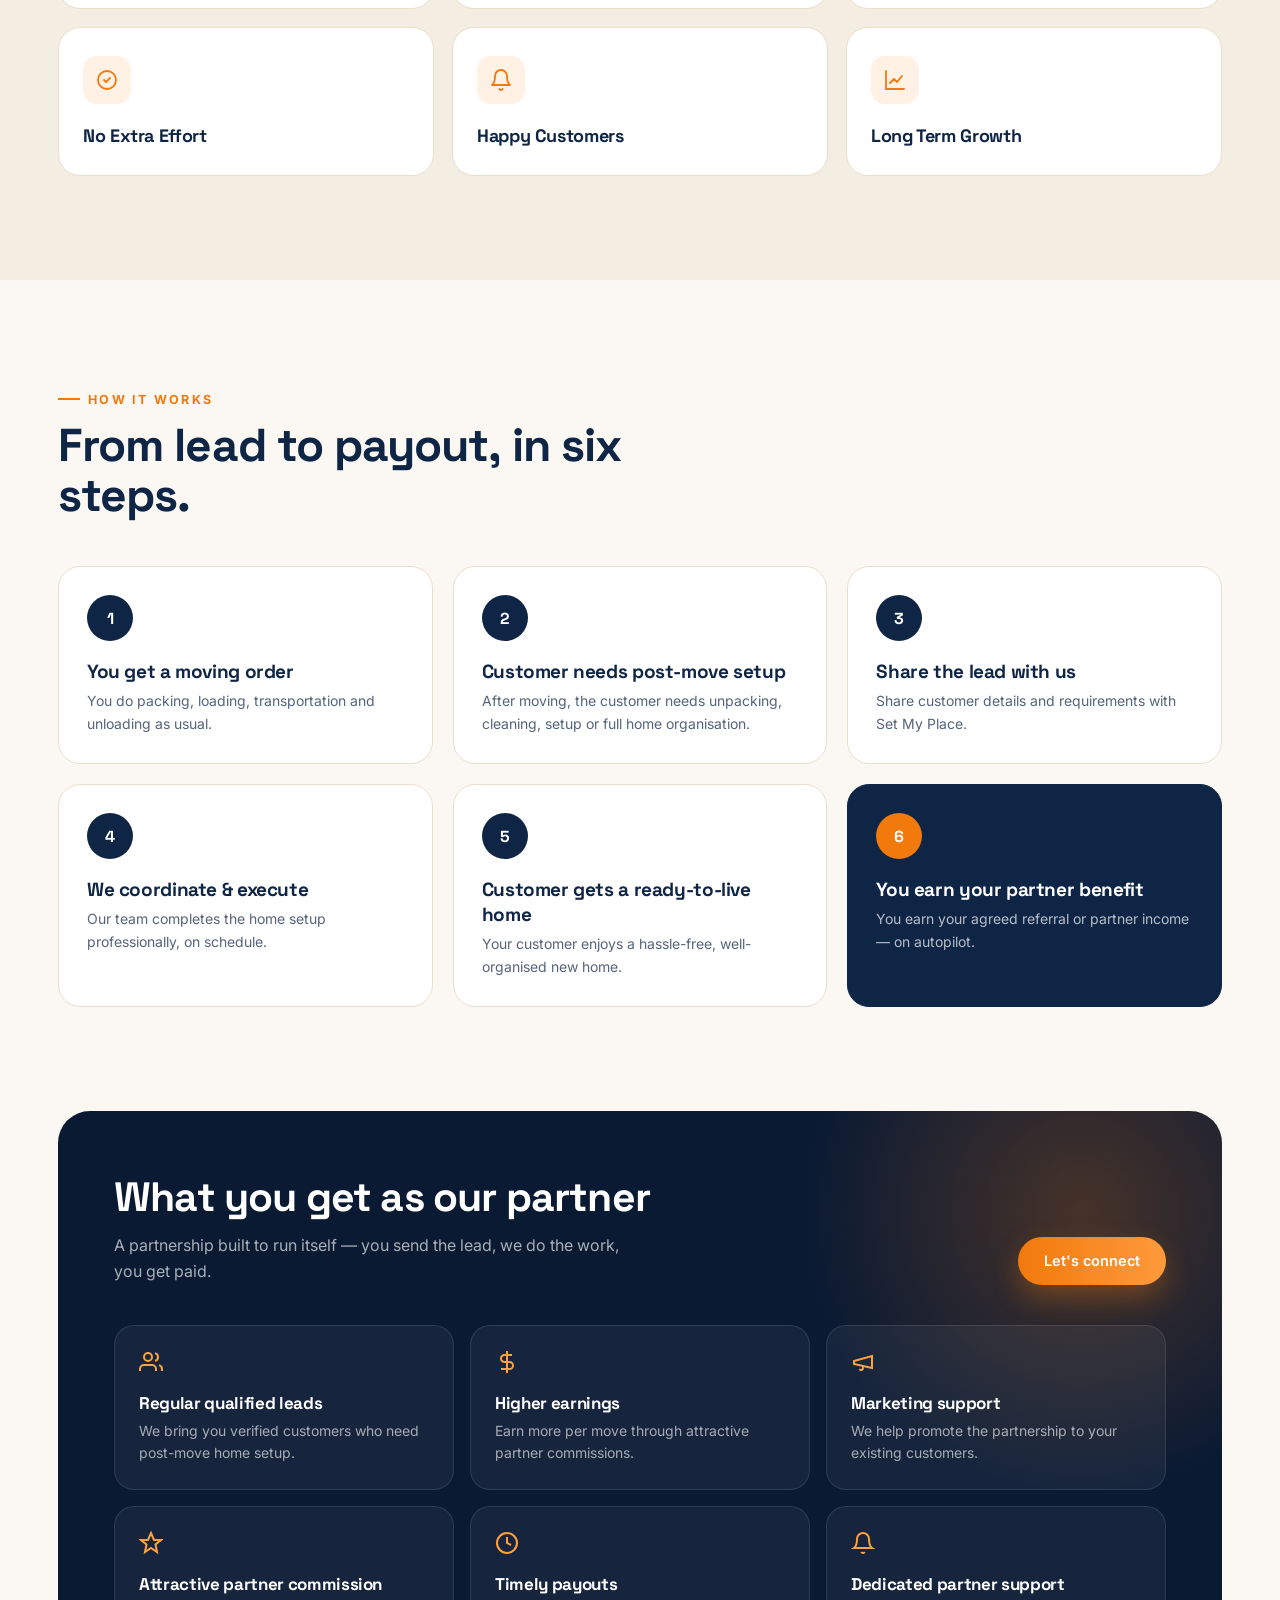
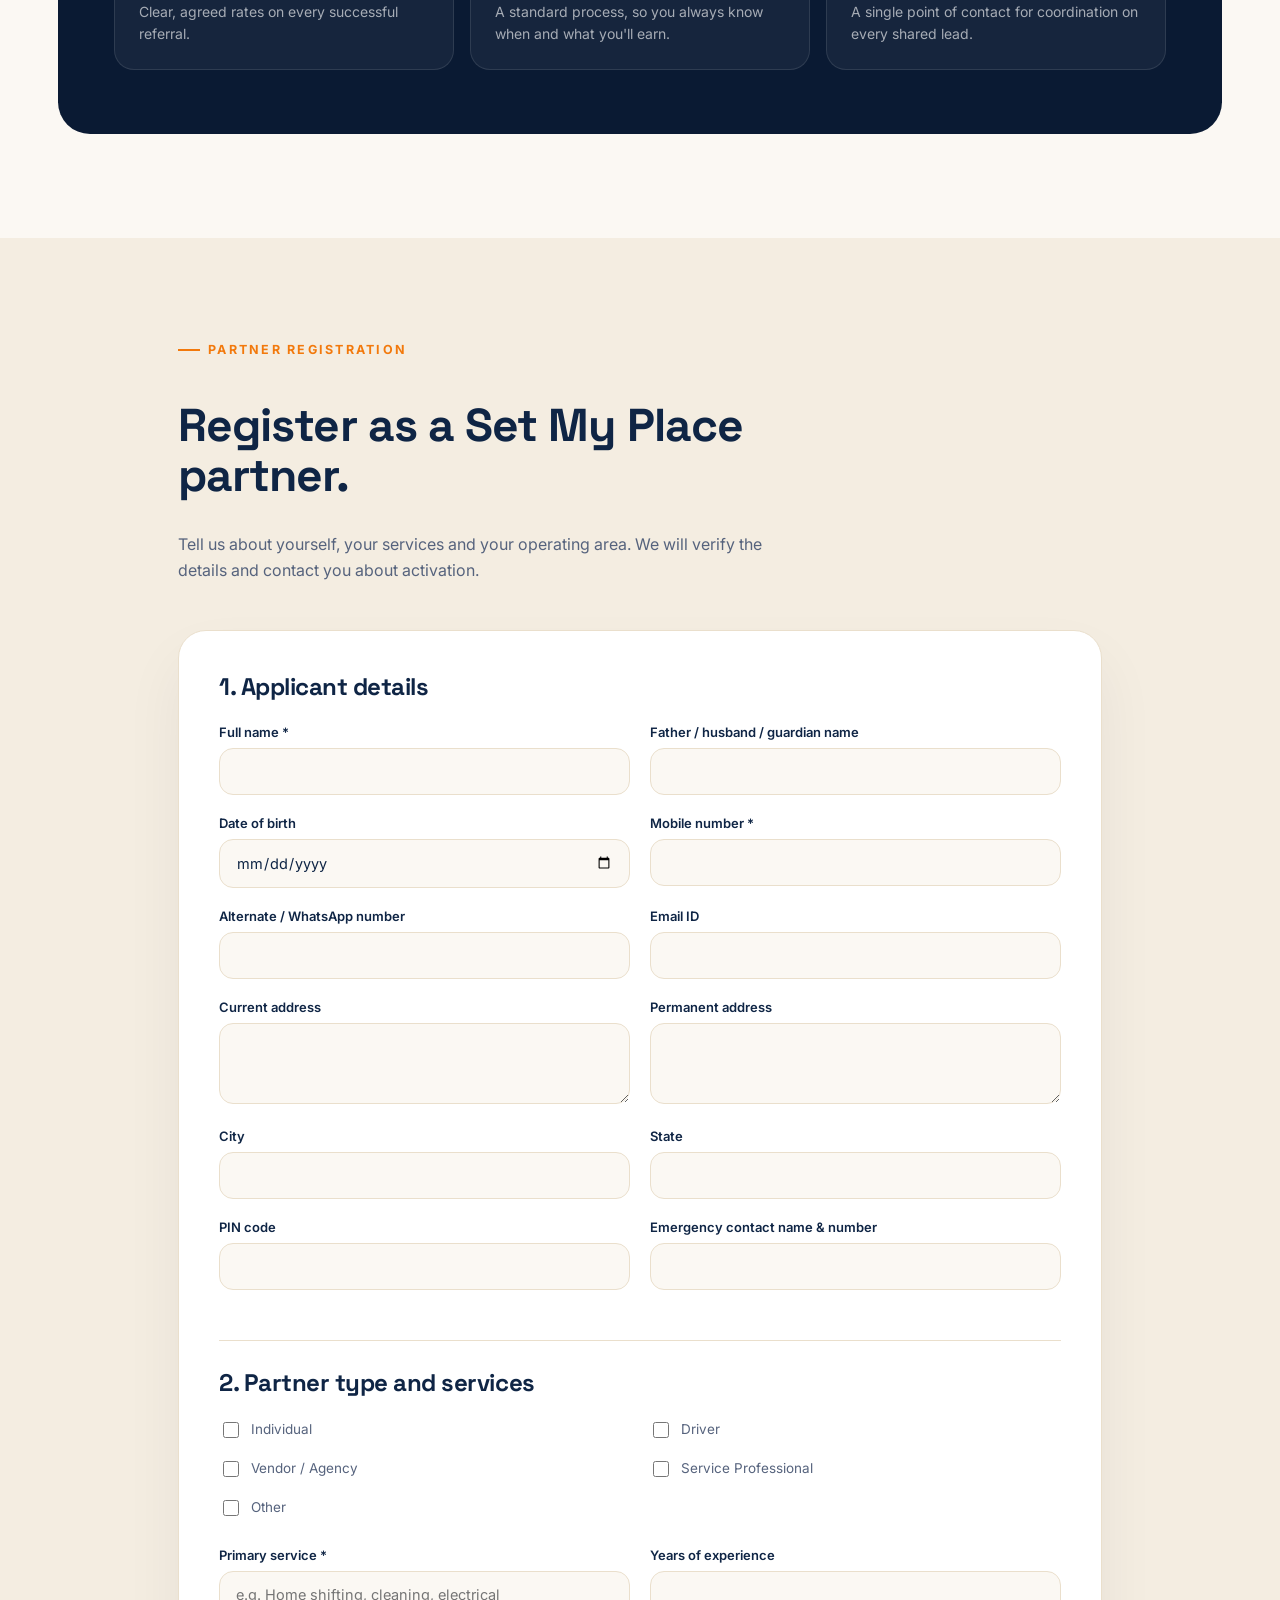
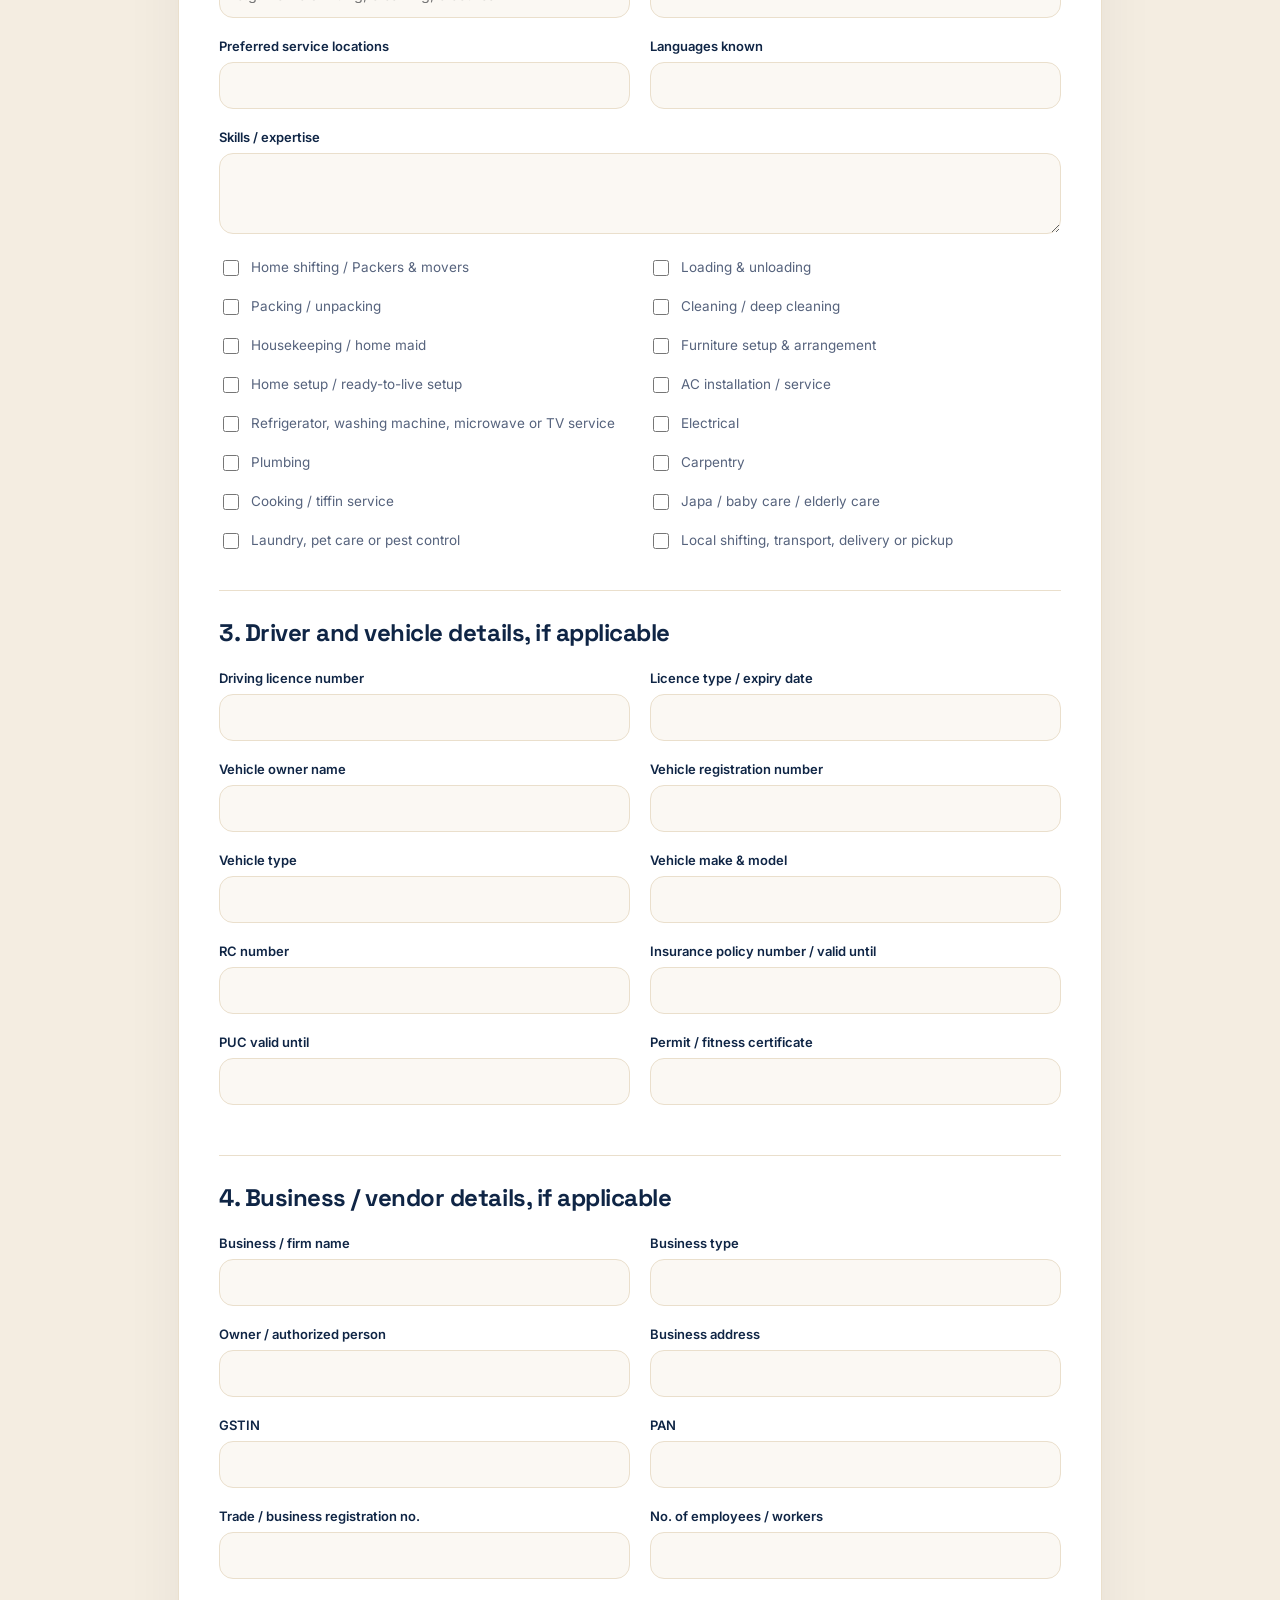
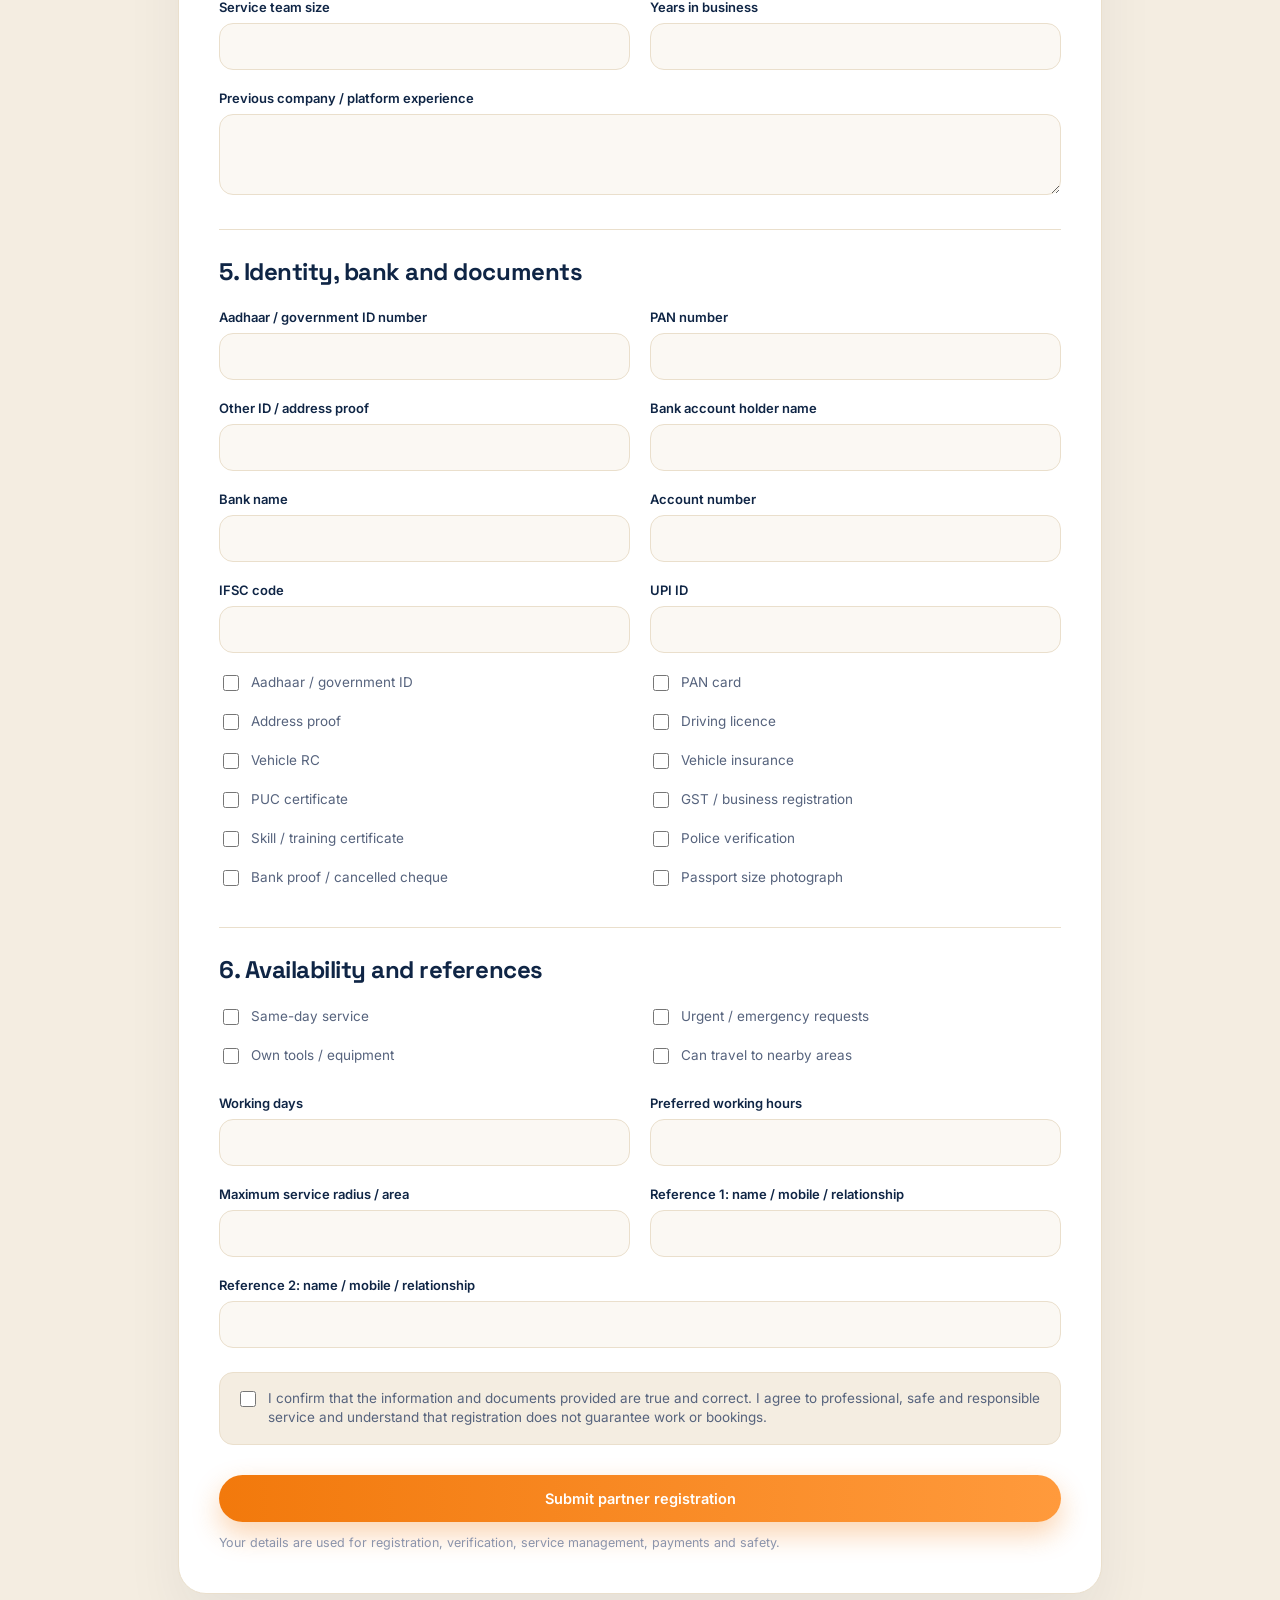
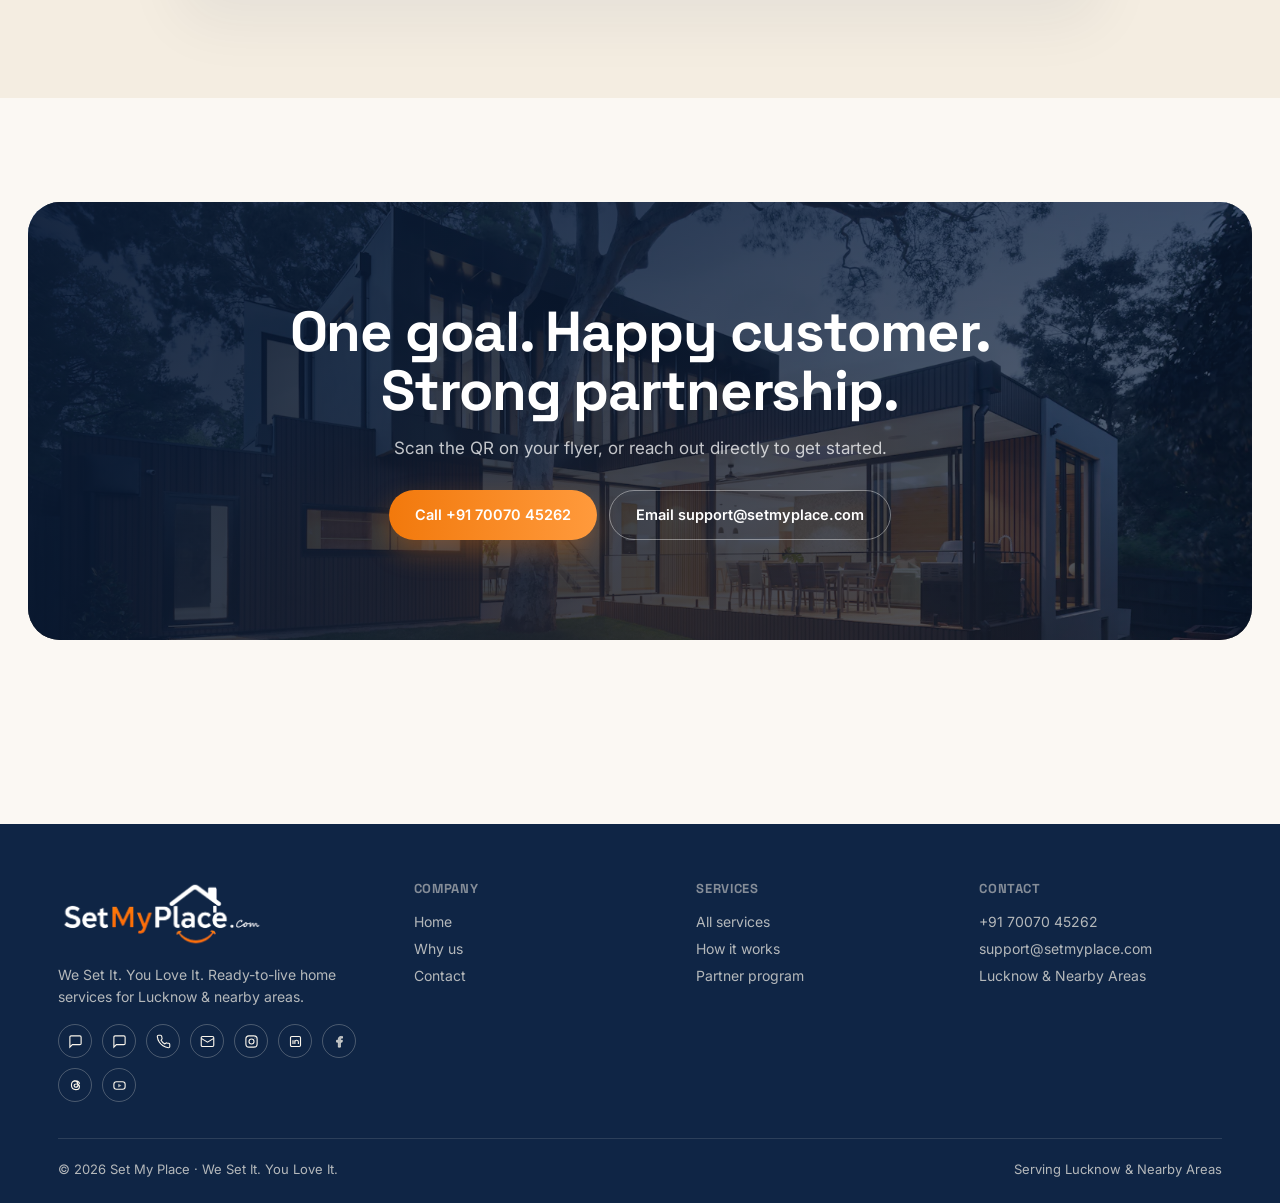
<file: setmyplace-website/frontend/partner.html>
<!DOCTYPE html>
<html lang="en">
<head>
<meta charset="UTF-8">
<meta name="viewport" content="width=device-width, initial-scale=1.0">
<title>Partner With Us in Lucknow — Set My Place</title>
<meta name="description" content="Partner with Set My Place — packers & movers, transport and relocation businesses can earn more from every move.">
<meta name="author" content="Set My Place">
<meta name="theme-color" content="#0F2545">
<link rel="canonical" href="https://www.setmyplace.com/partner.html">
<meta property="og:type" content="website">
<meta property="og:title" content="Partner With Us in Lucknow — Set My Place">
<meta property="og:description" content="Help customers after the move and earn from referrals with Set My Place's home setup partner program.">
<meta property="og:url" content="https://www.setmyplace.com/partner.html">
<meta property="og:site_name" content="Set My Place">
<meta property="og:image" content="https://www.setmyplace.com/assets/og-preview.png">
<meta name="twitter:card" content="summary_large_image">
<meta name="twitter:title" content="Partner With Us in Lucknow — Set My Place">
<meta name="twitter:description" content="Help customers after the move and earn from referrals with Set My Place's home setup partner program.">
<meta name="twitter:image" content="https://www.setmyplace.com/assets/og-preview.png">
<script type="application/ld+json">
{"@context":"https://schema.org","@type":"Organization","name":"Set My Place","url":"https://www.setmyplace.com/","sameAs":["https://www.facebook.com/profile.php?id=61594244943501"],"telephone":"+91 70070 45262","description":"A home setup referral partner for packers, movers, transport and relocation businesses in Lucknow."}
</script>
<link rel="icon" href="../assets/icontitle.png">
<link rel="preconnect" href="https://fonts.googleapis.com">
<link rel="preconnect" href="https://fonts.gstatic.com" crossorigin>
<link href="https://fonts.googleapis.com/css2?family=Space+Grotesk:wght@400;500;600;700&family=Inter:wght@400;500;600;700&display=swap" rel="stylesheet">
<script>try{document.documentElement.classList.add(sessionStorage.getItem('smp-loaded')?'no-loader':'has-loader')}catch(e){document.documentElement.classList.add('no-loader')}</script>
<link rel="stylesheet" href="../assets/site.css?v=20261123f">
</head>
<body>

<div id="loader" aria-hidden="true">
  <div class="ld-logo"><span class="ld-ring2"></span><span class="ld-ring"></span><img src="../assets/icon.png" alt=""></div>
  <div class="ld-bottom">
    <div class="ld-pct"></div>
    <div class="ld-words"><b>Setting your place…</b>Shifting · Unpacking · Cleaning<br>Lucknow &amp; nearby</div>
  </div>
  <div class="ld-bar"></div>
</div>

<header class="site-header">
  <div class="wrap navbar">
    <a class="brand" href="index.html">
      <img src="../assets/logo-anim.webp" alt="Set My Place" width="157" height="50">
    </a>
    <nav class="main-nav">
      <ul>
        <li><a href="index.html">Home</a></li>
        <li><a href="services.html">Services</a></li>
        <li><a href="how-it-works.html">How it works</a></li>
        <li><a href="why-us.html">Why us</a></li>
        <li><a href="partner.html" class="active">Partner with us</a></li>
        <li><a href="contact.html">Contact</a></li>
      </ul>
    </nav>
    <div class="nav-right">
      <a class="btn-primary nav-cta" href="contact.html">Book Now →</a>
      <button class="menu-toggle" aria-label="Toggle menu" aria-expanded="false"><span></span><span></span><span></span></button>
    </div>
  </div>
  <div class="mobile-nav">
    <ul>
        <li><a href="index.html">Home</a></li>
        <li><a href="services.html">Services</a></li>
        <li><a href="how-it-works.html">How it works</a></li>
        <li><a href="why-us.html">Why us</a></li>
        <li><a href="partner.html" class="active">Partner with us</a></li>
        <li><a href="contact.html">Contact</a></li>
    </ul>
    <a class="btn-primary nav-cta" href="contact.html">Book Now</a>
  </div>
</header>

<section class="page-hero">
  <img src="../assets/img/shifting.webp" alt="" fetchpriority="high">
  <div class="wrap">
    <div class="crumbs rise"><a href="index.html">Home</a><span>/</span><span>Partner with us</span></div>
    <div class="eyebrow rise" style="--d:.05s"><i></i> Partner program</div>
    <h1 class="rise" style="--d:.12s">Your moving partner.<br>Their home-setup partner.</h1>
    <p class="lead rise" style="--d:.2s">You move their belongings. We make their new house, home. Grow your business — we handle the rest.</p>
    <div class="actions rise" style="--d:.28s;margin-top:30px"><a class="btn-primary" href="#partner-registration">Register as a partner →</a><a class="btn-light" href="#how">How it works</a></div>
  </div>
</section>

<section class="sec">
  <div class="wrap">
    <div class="sec-head reveal">
      <div>
        <div class="kicker">Perfect for</div>
        <h2>If this is you, let's talk.</h2>
      </div>
    </div>
    <div class="badge-grid reveal">
      <div class="badge-card">
        <svg viewBox="0 0 24 24" fill="none" stroke-width="1.8" stroke-linecap="round" stroke-linejoin="round"><path d="M1 3h15v13H1zM16 8h4l3 3v5h-7V8z"/><circle cx="5.5" cy="18.5" r="2.5"/><circle cx="18.5" cy="18.5" r="2.5"/></svg>
        <h4>Packers &amp; Movers</h4>
      </div>
      <div class="badge-card">
        <svg viewBox="0 0 24 24" fill="none" stroke-width="1.8" stroke-linecap="round" stroke-linejoin="round"><rect x="1" y="7" width="16" height="10" rx="1"/><path d="M17 10h3l3 3v4h-6z"/><circle cx="6" cy="19" r="1.6"/><circle cx="18" cy="19" r="1.6"/></svg>
        <h4>Transport Businesses</h4>
      </div>
      <div class="badge-card">
        <svg viewBox="0 0 24 24" fill="none" stroke-width="1.8" stroke-linecap="round" stroke-linejoin="round"><path d="M21 8V6a2 2 0 0 0-2-2H8L2 10l6 6h11a2 2 0 0 0 2-2v-2"/></svg>
        <h4>Loading &amp; Unloading Teams</h4>
      </div>
      <div class="badge-card">
        <svg viewBox="0 0 24 24" fill="none" stroke-width="1.8" stroke-linecap="round" stroke-linejoin="round"><path d="M4 21V9l8-6 8 6v12"/><path d="M9 21v-6h6v6"/></svg>
        <h4>Relocation Providers</h4>
      </div>
    </div>
  </div>
</section>

<section class="sec sec-alt">
  <div class="wrap">
    <div class="sec-head reveal">
      <div>
        <div class="kicker">Why partner with us</div>
        <h2>You focus on moving. We handle the home setup.</h2>
      </div>
      <p>Set My Place helps your customers after they move in — we make their new house a ready-to-live home, so you don't have to.</p>
    </div>
    <div class="badge-grid six reveal">
      <div class="badge-card">
        <svg viewBox="0 0 24 24" fill="none" stroke-width="1.8" stroke-linecap="round" stroke-linejoin="round"><path d="M17 21v-2a4 4 0 0 0-4-4H5a4 4 0 0 0-4 4v2"/><circle cx="9" cy="7" r="4"/><path d="M23 21v-2a4 4 0 0 0-3-3.87M16 3.13a4 4 0 0 1 0 7.75"/></svg>
        <h4>More Business</h4>
      </div>
      <div class="badge-card">
        <svg viewBox="0 0 24 24" fill="none" stroke-width="1.8" stroke-linecap="round" stroke-linejoin="round"><path d="M12 1v22M17 5H9.5a3.5 3.5 0 0 0 0 7h5a3.5 3.5 0 0 1 0 7H6"/></svg>
        <h4>Extra Income</h4>
      </div>
      <div class="badge-card">
        <svg viewBox="0 0 24 24" fill="none" stroke-width="1.8" stroke-linecap="round" stroke-linejoin="round"><rect x="2" y="7" width="20" height="14" rx="2"/><path d="M16 21V5a2 2 0 0 0-2-2h-4a2 2 0 0 0-2 2v16"/></svg>
        <h4>Zero Investment</h4>
      </div>
      <div class="badge-card">
        <svg viewBox="0 0 24 24" fill="none" stroke-width="1.8" stroke-linecap="round" stroke-linejoin="round"><path d="M9 12l2 2 4-4"/><circle cx="12" cy="12" r="9"/></svg>
        <h4>No Extra Effort</h4>
      </div>
      <div class="badge-card">
        <svg viewBox="0 0 24 24" fill="none" stroke-width="1.8" stroke-linecap="round" stroke-linejoin="round"><path d="M18 8A6 6 0 0 0 6 8c0 7-3 9-3 9h18s-3-2-3-9"/><path d="M13.73 21a2 2 0 0 1-3.46 0"/></svg>
        <h4>Happy Customers</h4>
      </div>
      <div class="badge-card">
        <svg viewBox="0 0 24 24" fill="none" stroke-width="1.8" stroke-linecap="round" stroke-linejoin="round"><path d="M3 3v18h18"/><path d="M7 15l4-4 3 3 5-6"/></svg>
        <h4>Long Term Growth</h4>
      </div>
    </div>
  </div>
</section>

<section class="sec" id="how">
  <div class="wrap">
    <div class="sec-head reveal">
      <div>
        <div class="kicker">How it works</div>
        <h2>From lead to payout, in six steps.</h2>
      </div>
    </div>
    <div class="timeline steps-6">
      <div class="step">
        <div class="dot">1</div>
        <h4>You get a moving order</h4>
        <p>You do packing, loading, transportation and unloading as usual.</p>
      </div>
      <div class="step">
        <div class="dot">2</div>
        <h4>Customer needs post-move setup</h4>
        <p>After moving, the customer needs unpacking, cleaning, setup or full home organisation.</p>
      </div>
      <div class="step">
        <div class="dot">3</div>
        <h4>Share the lead with us</h4>
        <p>Share customer details and requirements with Set My Place.</p>
      </div>
      <div class="step">
        <div class="dot">4</div>
        <h4>We coordinate &amp; execute</h4>
        <p>Our team completes the home setup professionally, on schedule.</p>
      </div>
      <div class="step">
        <div class="dot">5</div>
        <h4>Customer gets a ready-to-live home</h4>
        <p>Your customer enjoys a hassle-free, well-organised new home.</p>
      </div>
      <div class="step active">
        <div class="dot">6</div>
        <h4>You earn your partner benefit</h4>
        <p>You earn your agreed referral or partner income — on autopilot.</p>
      </div>
    </div>
  </div>
</section>

<section class="sec tight-top" id="benefits">
  <div class="wrap">
    <div class="benefit-band reveal-scale">
      <div class="benefit-top">
        <div>
          <h2>What you get as our partner</h2>
          <p>A partnership built to run itself — you send the lead, we do the work, you get paid.</p>
        </div>
        <a class="btn-primary" href="contact.html">Let's connect</a>
      </div>
      <div class="benefit-grid">
        <div class="benefit">
          <svg viewBox="0 0 24 24" fill="none" stroke="currentColor" stroke-width="2"><path d="M17 21v-2a4 4 0 0 0-4-4H5a4 4 0 0 0-4 4v2"/><circle cx="9" cy="7" r="4"/><path d="M23 21v-2a4 4 0 0 0-3-3.87M16 3.13a4 4 0 0 1 0 7.75"/></svg>
          <h4>Regular qualified leads</h4>
          <p>We bring you verified customers who need post-move home setup.</p>
        </div>
        <div class="benefit">
          <svg viewBox="0 0 24 24" fill="none" stroke="currentColor" stroke-width="2"><path d="M12 1v22M17 5H9.5a3.5 3.5 0 0 0 0 7h5a3.5 3.5 0 0 1 0 7H6"/></svg>
          <h4>Higher earnings</h4>
          <p>Earn more per move through attractive partner commissions.</p>
        </div>
        <div class="benefit">
          <svg viewBox="0 0 24 24" fill="none" stroke="currentColor" stroke-width="2"><path d="M3 11l18-5v12L3 14v-3z"/><path d="M11.6 16.8a2 2 0 1 1-3.2 2.4"/></svg>
          <h4>Marketing support</h4>
          <p>We help promote the partnership to your existing customers.</p>
        </div>
        <div class="benefit">
          <svg viewBox="0 0 24 24" fill="none" stroke="currentColor" stroke-width="2"><path d="M12 2l3 7h7l-5.5 4.5L18 21l-6-4-6 4 1.5-7.5L2 9h7z"/></svg>
          <h4>Attractive partner commission</h4>
          <p>Clear, agreed rates on every successful referral.</p>
        </div>
        <div class="benefit">
          <svg viewBox="0 0 24 24" fill="none" stroke="currentColor" stroke-width="2"><circle cx="12" cy="12" r="10"/><path d="M12 6v6l4 2"/></svg>
          <h4>Timely payouts</h4>
          <p>A standard process, so you always know when and what you'll earn.</p>
        </div>
        <div class="benefit">
          <svg viewBox="0 0 24 24" fill="none" stroke="currentColor" stroke-width="2"><path d="M18 8A6 6 0 0 0 6 8c0 7-3 9-3 9h18s-3-2-3-9"/><path d="M13.73 21a2 2 0 0 1-3.46 0"/></svg>
          <h4>Dedicated partner support</h4>
          <p>A single point of contact for coordination on every shared lead.</p>
        </div>
      </div>
    </div>
  </div>
</section>

<section class="sec sec-alt" id="partner-registration">
  <div class="wrap form-wrap">
    <div class="sec-head stack reveal">
      <div class="kicker">Partner registration</div>
      <h2>Register as a Set My Place partner.</h2>
      <p>Tell us about yourself, your services and your operating area. We will verify the details and contact you about activation.</p>
    </div>
    <form id="partnerRegistrationForm" class="form-card">
      <input type="text" name="company_website" autocomplete="off" tabindex="-1" class="partner-honeypot" aria-hidden="true" hidden style="display:none!important">

      <h3 class="partner-form-title">1. Applicant details</h3>
      <div class="form-two">
        <div class="form-row"><label for="partnerFullName">Full name *</label><input id="partnerFullName" name="full_name" required></div>
        <div class="form-row"><label for="guardianName">Father / husband / guardian name</label><input id="guardianName" name="guardian_name"></div>
        <div class="form-row"><label for="dateOfBirth">Date of birth</label><input id="dateOfBirth" name="date_of_birth" type="date"></div>
        <div class="form-row"><label for="mobileNumber">Mobile number *</label><input id="mobileNumber" name="mobile_number" type="tel" required></div>
        <div class="form-row"><label for="alternateNumber">Alternate / WhatsApp number</label><input id="alternateNumber" name="alternate_number" type="tel"></div>
        <div class="form-row"><label for="partnerEmail">Email ID</label><input id="partnerEmail" name="email" type="email"></div>
      </div>
      <div class="form-two">
        <div class="form-row"><label for="currentAddress">Current address</label><textarea id="currentAddress" name="current_address" rows="3"></textarea></div>
        <div class="form-row"><label for="permanentAddress">Permanent address</label><textarea id="permanentAddress" name="permanent_address" rows="3"></textarea></div>
      </div>
      <div class="form-two">
        <div class="form-row"><label for="city">City</label><input id="city" name="city"></div>
        <div class="form-row"><label for="state">State</label><input id="state" name="state"></div>
        <div class="form-row"><label for="pin">PIN code</label><input id="pin" name="pin" inputmode="numeric" maxlength="6"></div>
        <div class="form-row"><label for="emergencyContact">Emergency contact name &amp; number</label><input id="emergencyContact" name="emergency_contact"></div>
      </div>

      <h3 class="partner-form-title">2. Partner type and services</h3>
      <div class="check-list form-row">
        <label><input type="checkbox" name="partner_types" value="Individual"> Individual</label>
        <label><input type="checkbox" name="partner_types" value="Driver"> Driver</label>
        <label><input type="checkbox" name="partner_types" value="Vendor / Agency"> Vendor / Agency</label>
        <label><input type="checkbox" name="partner_types" value="Service Professional"> Service Professional</label>
        <label><input type="checkbox" name="partner_types" value="Other"> Other</label>
      </div>
      <div class="form-two">
        <div class="form-row"><label for="primaryService">Primary service *</label><input id="primaryService" name="primary_service" placeholder="e.g. Home shifting, cleaning, electrical" required></div>
        <div class="form-row"><label for="yearsExperience">Years of experience</label><input id="yearsExperience" name="years_experience"></div>
        <div class="form-row"><label for="preferredLocations">Preferred service locations</label><input id="preferredLocations" name="preferred_locations"></div>
        <div class="form-row"><label for="languages">Languages known</label><input id="languages" name="languages"></div>
      </div>
      <div class="form-row"><label for="skills">Skills / expertise</label><textarea id="skills" name="skills" rows="3"></textarea></div>
      <div class="check-list form-row">
        <label><input type="checkbox" name="service_categories" value="Home Shifting / Packers & Movers"> Home shifting / Packers &amp; movers</label>
        <label><input type="checkbox" name="service_categories" value="Loading & Unloading"> Loading &amp; unloading</label>
        <label><input type="checkbox" name="service_categories" value="Packing / Unpacking"> Packing / unpacking</label>
        <label><input type="checkbox" name="service_categories" value="Cleaning / Deep Cleaning"> Cleaning / deep cleaning</label>
        <label><input type="checkbox" name="service_categories" value="Housekeeping / Home Maid"> Housekeeping / home maid</label>
        <label><input type="checkbox" name="service_categories" value="Furniture Setup & Arrangement"> Furniture setup &amp; arrangement</label>
        <label><input type="checkbox" name="service_categories" value="Home Setup"> Home setup / ready-to-live setup</label>
        <label><input type="checkbox" name="service_categories" value="AC Installation / Service"> AC installation / service</label>
        <label><input type="checkbox" name="service_categories" value="Appliance Service"> Refrigerator, washing machine, microwave or TV service</label>
        <label><input type="checkbox" name="service_categories" value="Electrical"> Electrical</label>
        <label><input type="checkbox" name="service_categories" value="Plumbing"> Plumbing</label>
        <label><input type="checkbox" name="service_categories" value="Carpentry"> Carpentry</label>
        <label><input type="checkbox" name="service_categories" value="Cooking / Tiffin"> Cooking / tiffin service</label>
        <label><input type="checkbox" name="service_categories" value="Care Services"> Japa / baby care / elderly care</label>
        <label><input type="checkbox" name="service_categories" value="Laundry / Pet Care / Pest Control"> Laundry, pet care or pest control</label>
        <label><input type="checkbox" name="service_categories" value="Transport / Delivery"> Local shifting, transport, delivery or pickup</label>
      </div>

      <h3 class="partner-form-title">3. Driver and vehicle details, if applicable</h3>
      <div class="form-two">
        <div class="form-row"><label for="drivingLicence">Driving licence number</label><input id="drivingLicence" name="driving_licence"></div>
        <div class="form-row"><label for="licenceExpiry">Licence type / expiry date</label><input id="licenceExpiry" name="licence_expiry"></div>
        <div class="form-row"><label for="vehicleOwner">Vehicle owner name</label><input id="vehicleOwner" name="vehicle_owner"></div>
        <div class="form-row"><label for="vehicleRegistration">Vehicle registration number</label><input id="vehicleRegistration" name="vehicle_registration"></div>
        <div class="form-row"><label for="vehicleType">Vehicle type</label><input id="vehicleType" name="vehicle_type"></div>
        <div class="form-row"><label for="vehicleMakeModel">Vehicle make &amp; model</label><input id="vehicleMakeModel" name="vehicle_make_model"></div>
        <div class="form-row"><label for="rcNumber">RC number</label><input id="rcNumber" name="rc_number"></div>
        <div class="form-row"><label for="insuranceDetails">Insurance policy number / valid until</label><input id="insuranceDetails" name="insurance_details"></div>
        <div class="form-row"><label for="pucValidUntil">PUC valid until</label><input id="pucValidUntil" name="puc_valid_until"></div>
        <div class="form-row"><label for="permitDetails">Permit / fitness certificate</label><input id="permitDetails" name="permit_details"></div>
      </div>

      <h3 class="partner-form-title">4. Business / vendor details, if applicable</h3>
      <div class="form-two">
        <div class="form-row"><label for="businessName">Business / firm name</label><input id="businessName" name="business_name"></div>
        <div class="form-row"><label for="businessType">Business type</label><input id="businessType" name="business_type"></div>
        <div class="form-row"><label for="authorizedPerson">Owner / authorized person</label><input id="authorizedPerson" name="authorized_person"></div>
        <div class="form-row"><label for="businessAddress">Business address</label><input id="businessAddress" name="business_address"></div>
        <div class="form-row"><label for="gstin">GSTIN</label><input id="gstin" name="gstin"></div>
        <div class="form-row"><label for="pan">PAN</label><input id="pan" name="pan"></div>
        <div class="form-row"><label for="tradeRegistration">Trade / business registration no.</label><input id="tradeRegistration" name="trade_registration"></div>
        <div class="form-row"><label for="employees">No. of employees / workers</label><input id="employees" name="employees"></div>
        <div class="form-row"><label for="teamSize">Service team size</label><input id="teamSize" name="team_size"></div>
        <div class="form-row"><label for="yearsInBusiness">Years in business</label><input id="yearsInBusiness" name="years_in_business"></div>
      </div>
      <div class="form-row"><label for="previousExperience">Previous company / platform experience</label><textarea id="previousExperience" name="previous_experience" rows="3"></textarea></div>

      <h3 class="partner-form-title">5. Identity, bank and documents</h3>
      <div class="form-two">
        <div class="form-row"><label for="governmentId">Aadhaar / government ID number</label><input id="governmentId" name="government_id"></div>
        <div class="form-row"><label for="panNumber">PAN number</label><input id="panNumber" name="pan_number"></div>
        <div class="form-row"><label for="otherIdProof">Other ID / address proof</label><input id="otherIdProof" name="other_id_proof"></div>
        <div class="form-row"><label for="bankAccountHolder">Bank account holder name</label><input id="bankAccountHolder" name="bank_account_holder"></div>
        <div class="form-row"><label for="bankName">Bank name</label><input id="bankName" name="bank_name"></div>
        <div class="form-row"><label for="accountNumber">Account number</label><input id="accountNumber" name="account_number"></div>
        <div class="form-row"><label for="ifscCode">IFSC code</label><input id="ifscCode" name="ifsc_code"></div>
        <div class="form-row"><label for="upiId">UPI ID</label><input id="upiId" name="upi_id"></div>
      </div>
      <div class="check-list form-row">
        <label><input type="checkbox" name="documents" value="Aadhaar / Government ID"> Aadhaar / government ID</label>
        <label><input type="checkbox" name="documents" value="PAN Card"> PAN card</label>
        <label><input type="checkbox" name="documents" value="Address Proof"> Address proof</label>
        <label><input type="checkbox" name="documents" value="Driving Licence"> Driving licence</label>
        <label><input type="checkbox" name="documents" value="Vehicle RC"> Vehicle RC</label>
        <label><input type="checkbox" name="documents" value="Vehicle Insurance"> Vehicle insurance</label>
        <label><input type="checkbox" name="documents" value="PUC Certificate"> PUC certificate</label>
        <label><input type="checkbox" name="documents" value="GST / Business Registration"> GST / business registration</label>
        <label><input type="checkbox" name="documents" value="Skill / Training Certificate"> Skill / training certificate</label>
        <label><input type="checkbox" name="documents" value="Police Verification"> Police verification</label>
        <label><input type="checkbox" name="documents" value="Bank Proof"> Bank proof / cancelled cheque</label>
        <label><input type="checkbox" name="documents" value="Passport Photograph"> Passport size photograph</label>
      </div>

      <h3 class="partner-form-title">6. Availability and references</h3>
      <div class="check-list form-row">
        <label><input type="checkbox" name="capabilities" value="Same-day service"> Same-day service</label>
        <label><input type="checkbox" name="capabilities" value="Urgent requests"> Urgent / emergency requests</label>
        <label><input type="checkbox" name="capabilities" value="Own tools"> Own tools / equipment</label>
        <label><input type="checkbox" name="capabilities" value="Nearby travel"> Can travel to nearby areas</label>
      </div>
      <div class="form-two">
        <div class="form-row"><label for="workingDays">Working days</label><input id="workingDays" name="working_days"></div>
        <div class="form-row"><label for="workingHours">Preferred working hours</label><input id="workingHours" name="working_hours"></div>
        <div class="form-row"><label for="serviceRadius">Maximum service radius / area</label><input id="serviceRadius" name="service_radius"></div>
        <div class="form-row"><label for="referenceOne">Reference 1: name / mobile / relationship</label><input id="referenceOne" name="reference_one"></div>
      </div>
      <div class="form-row"><label for="referenceTwo">Reference 2: name / mobile / relationship</label><input id="referenceTwo" name="reference_two"></div>
      <label class="declaration-row"><input type="checkbox" name="declaration_accepted" value="true" required> I confirm that the information and documents provided are true and correct. I agree to professional, safe and responsible service and understand that registration does not guarantee work or bookings.</label>
      <button type="submit" class="btn-primary form-submit">Submit partner registration</button>
      <p class="form-note" id="partnerFormStatus">Your details are used for registration, verification, service management, payments and safety.</p>
    </form>
  </div>
</section>

<section class="sec">
  <div class="cta-photo reveal-scale">
    <img src="../assets/img/cta-home.webp" alt="" loading="lazy">
    <div class="wrap cta-in">
      <h2>One goal. Happy customer. Strong partnership.</h2>
      <p>Scan the QR on your flyer, or reach out directly to get started.</p>
      <div class="actions"><a class="btn-primary" href="tel:+917007045262">Call +91 70070 45262</a><a class="btn-light" href="mailto:support@setmyplace.com">Email support@setmyplace.com</a></div>
    </div>
  </div>
</section>

<footer>
  <div class="wrap">
    <div class="foot-grid">
      <div>
      <div class="foot-brand"><img src="../assets/logowhite.png" alt="Set My Place"></div>
        <p class="foot-desc">We Set It. You Love It. Ready-to-live home services for Lucknow &amp; nearby areas.</p>
        <div class="social-row">
          <a href="https://wa.me/7007045262" target="_blank" rel="noopener" aria-label="WhatsApp"><svg viewBox="0 0 24 24" fill="none" stroke-width="1.8"><path d="M21 15a2 2 0 0 1-2 2H7l-4 4V5a2 2 0 0 1 2-2h14a2 2 0 0 1 2 2z"/></svg></a>
          <a href="https://www.whatsapp.com/channel/0029VbDy4C4GufIt0J9M9A1R" target="_blank" rel="noopener" aria-label="WhatsApp Channel"><svg viewBox="0 0 24 24" fill="none" stroke-width="1.8"><path d="M21 15a2 2 0 0 1-2 2H7l-4 4V5a2 2 0 0 1 2-2h14a2 2 0 0 1 2 2z"/></svg></a>
          <a href="tel:+917007045262" aria-label="Call"><svg viewBox="0 0 24 24" fill="none" stroke-width="1.8"><path d="M22 16.92v3a2 2 0 0 1-2.18 2 19.79 19.79 0 0 1-8.63-3.07 19.5 19.5 0 0 1-6-6 19.79 19.79 0 0 1-3.07-8.67A2 2 0 0 1 4.11 2h3a2 2 0 0 1 2 1.72c.12.9.3 1.77.54 2.61a2 2 0 0 1-.45 2.11L8.09 9.91a16 16 0 0 0 6 6l1.47-1.11a2 2 0 0 1 2.11-.45c.84.24 1.71.42 2.61.54A2 2 0 0 1 22 16.92z"/></svg></a>
          <a href="mailto:support@setmyplace.com" aria-label="Email"><svg viewBox="0 0 24 24" fill="none" stroke-width="1.8"><rect x="2" y="4" width="20" height="16" rx="2"/><path d="M2 7l10 6 10-6"/></svg></a>
          <a href="https://www.instagram.com/setmyplaceofficial" target="_blank" rel="noopener" aria-label="Instagram"><svg viewBox="0 0 24 24" fill="none" stroke-width="1.8"><rect x="3" y="3" width="18" height="18" rx="5"/><circle cx="12" cy="12" r="4"/><circle cx="17.5" cy="6.5" r=".8" fill="currentColor" stroke="none"/></svg></a>
          <a href="https://www.linkedin.com/company/set-my-place" target="_blank" rel="noopener" aria-label="LinkedIn"><svg viewBox="0 0 24 24" fill="none" stroke-width="1.8"><rect x="4" y="4" width="16" height="16" rx="2"/><path d="M8 10v6M8 7.5v.01M11 16v-3.2a2.8 2.8 0 0 1 5.6 0V16M11 10v6"/></svg></a>
          <a href="https://www.facebook.com/profile.php?id=61594244943501" target="_blank" rel="noopener" aria-label="Facebook"><svg viewBox="0 0 24 24" fill="currentColor"><path d="M13.5 21v-8h2.7l.4-3h-3.1V8.1c0-.9.3-1.5 1.6-1.5h1.7V4a22 22 0 0 0-2.5-.1c-2.5 0-4.2 1.5-4.2 4.3V10H7.3v3h2.8v8h3.4Z"/></svg></a>
          <a href="https://www.threads.com/@setmyplaceofficial" target="_blank" rel="noopener" aria-label="Threads"><svg viewBox="0 0 24 24" fill="none" stroke-width="1.8"><path d="M18.5 9.5c-.5-3.1-2.7-5-6.3-5-4.2 0-6.7 2.5-6.7 6.8 0 4.6 2.7 7.2 7 7.2 3.7 0 5.8-1.8 5.8-4.7 0-2.7-1.8-4.3-4.8-4.3-2.3 0-3.7 1-3.7 2.7 0 1.5 1.1 2.4 2.8 2.4 2.1 0 3.3-1.3 3.3-3.6 0-4.3-2.3-6.7-6.4-6.7"/></svg></a>
          <a href="https://www.youtube.com/@SetMyPlace" target="_blank" rel="noopener" aria-label="YouTube"><svg viewBox="0 0 24 24" fill="none" stroke-width="1.8"><rect x="3" y="6" width="18" height="12" rx="4"/><path d="m10 9 5 3-5 3Z" fill="currentColor" stroke="none"/></svg></a>
        </div>
    </a>
      </div>
      <div class="foot-col">
        <h5>Company</h5>
        <ul>
          <li><a href="index.html">Home</a></li>
          <li><a href="why-us.html">Why us</a></li>
          <li><a href="contact.html">Contact</a></li>
        </ul>
      </div>
      <div class="foot-col">
        <h5>Services</h5>
        <ul>
          <li><a href="services.html">All services</a></li>
          <li><a href="how-it-works.html">How it works</a></li>
          <li><a href="partner.html">Partner program</a></li>
        </ul>
      </div>
      <div class="foot-col">
        <h5>Contact</h5>
        <ul>
          <li><a href="tel:+917007045262">+91 70070 45262</a></li>
          <li><a href="mailto:support@setmyplace.com">support@setmyplace.com</a></li>
          <li>Lucknow &amp; Nearby Areas</li>
        </ul>
      </div>
    </div>
    <div class="foot-bottom">
      <span>© 2026 Set My Place · We Set It. You Love It.</span>
      <span>Serving Lucknow &amp; Nearby Areas</span>
    </div>
  </div>
</footer>
<div class="send-overlay" id="sendOverlay" aria-hidden="true">
  <div class="send-loader" role="status" aria-live="polite">
    <div class="rocket-scene">
      <svg class="paper-rocket" viewBox="0 0 120 120" fill="none" xmlns="http://www.w3.org/2000/svg" aria-hidden="true">
        <path d="M17 58 94 17l-26 78-19-25-32-12Z" fill="var(--white)" stroke="var(--orange)" stroke-width="4" stroke-linejoin="round"/>
        <path d="m49 70 19 25 8-25-27-10Z" fill="var(--orange-2)" stroke="var(--orange)" stroke-width="3" stroke-linejoin="round"/>
        <path d="m17 58 29 2 48-43" stroke="var(--orange)" stroke-width="4" stroke-linecap="round" stroke-linejoin="round"/>
        <path d="m46 60 21 10" stroke="var(--navy)" stroke-width="3" stroke-linecap="round"/>
      </svg>
      <span class="rocket-trail"></span>
    </div>
    <p class="send-overlay-text">Sending your registration...</p>
    <div class="send-success" aria-hidden="true">
      <div class="success-circle">
        <svg viewBox="0 0 52 52" fill="none" xmlns="http://www.w3.org/2000/svg" aria-hidden="true">
          <path d="m14 27 8 8 16-18" stroke="currentColor" stroke-width="4" stroke-linecap="round" stroke-linejoin="round"/>
        </svg>
      </div>
      <p>Registration sent!</p>
    </div>
  </div>
</div>

<a class="wa-float" href="https://wa.me/917007045262" target="_blank" rel="noopener" aria-label="Chat on WhatsApp"><svg viewBox="0 0 24 24"><path d="M17.5 14.4c-.3-.1-1.8-.9-2-1s-.5-.1-.7.1-.8 1-.9 1.2-.3.2-.6.1a8.2 8.2 0 0 1-4-3.5c-.3-.5.3-.5.9-1.6.1-.2 0-.4 0-.5l-.9-2.2c-.2-.6-.5-.5-.7-.5h-.6a1.1 1.1 0 0 0-.8.4 3.4 3.4 0 0 0-1 2.5 5.9 5.9 0 0 0 1.2 3.1c.2.2 2.1 3.2 5.1 4.5 1.9.8 2.6.9 3.6.7.6-.1 1.8-.7 2-1.4s.3-1.3.2-1.4l-.8-.5zM12 2a10 10 0 0 0-8.6 15l-1.4 5 5.2-1.4A10 10 0 1 0 12 2z"/></svg></a>
<button class="to-top" aria-label="Back to top"><svg viewBox="0 0 24 24" fill="none" stroke-width="2"><path d="M12 19V5M5 12l7-7 7 7"/></svg></button>

<script src="../assets/main.js?v=20261123" defer></script>
<script src="../assets/site.js?v=20261123" defer></script>
</body>
</html>
</file>
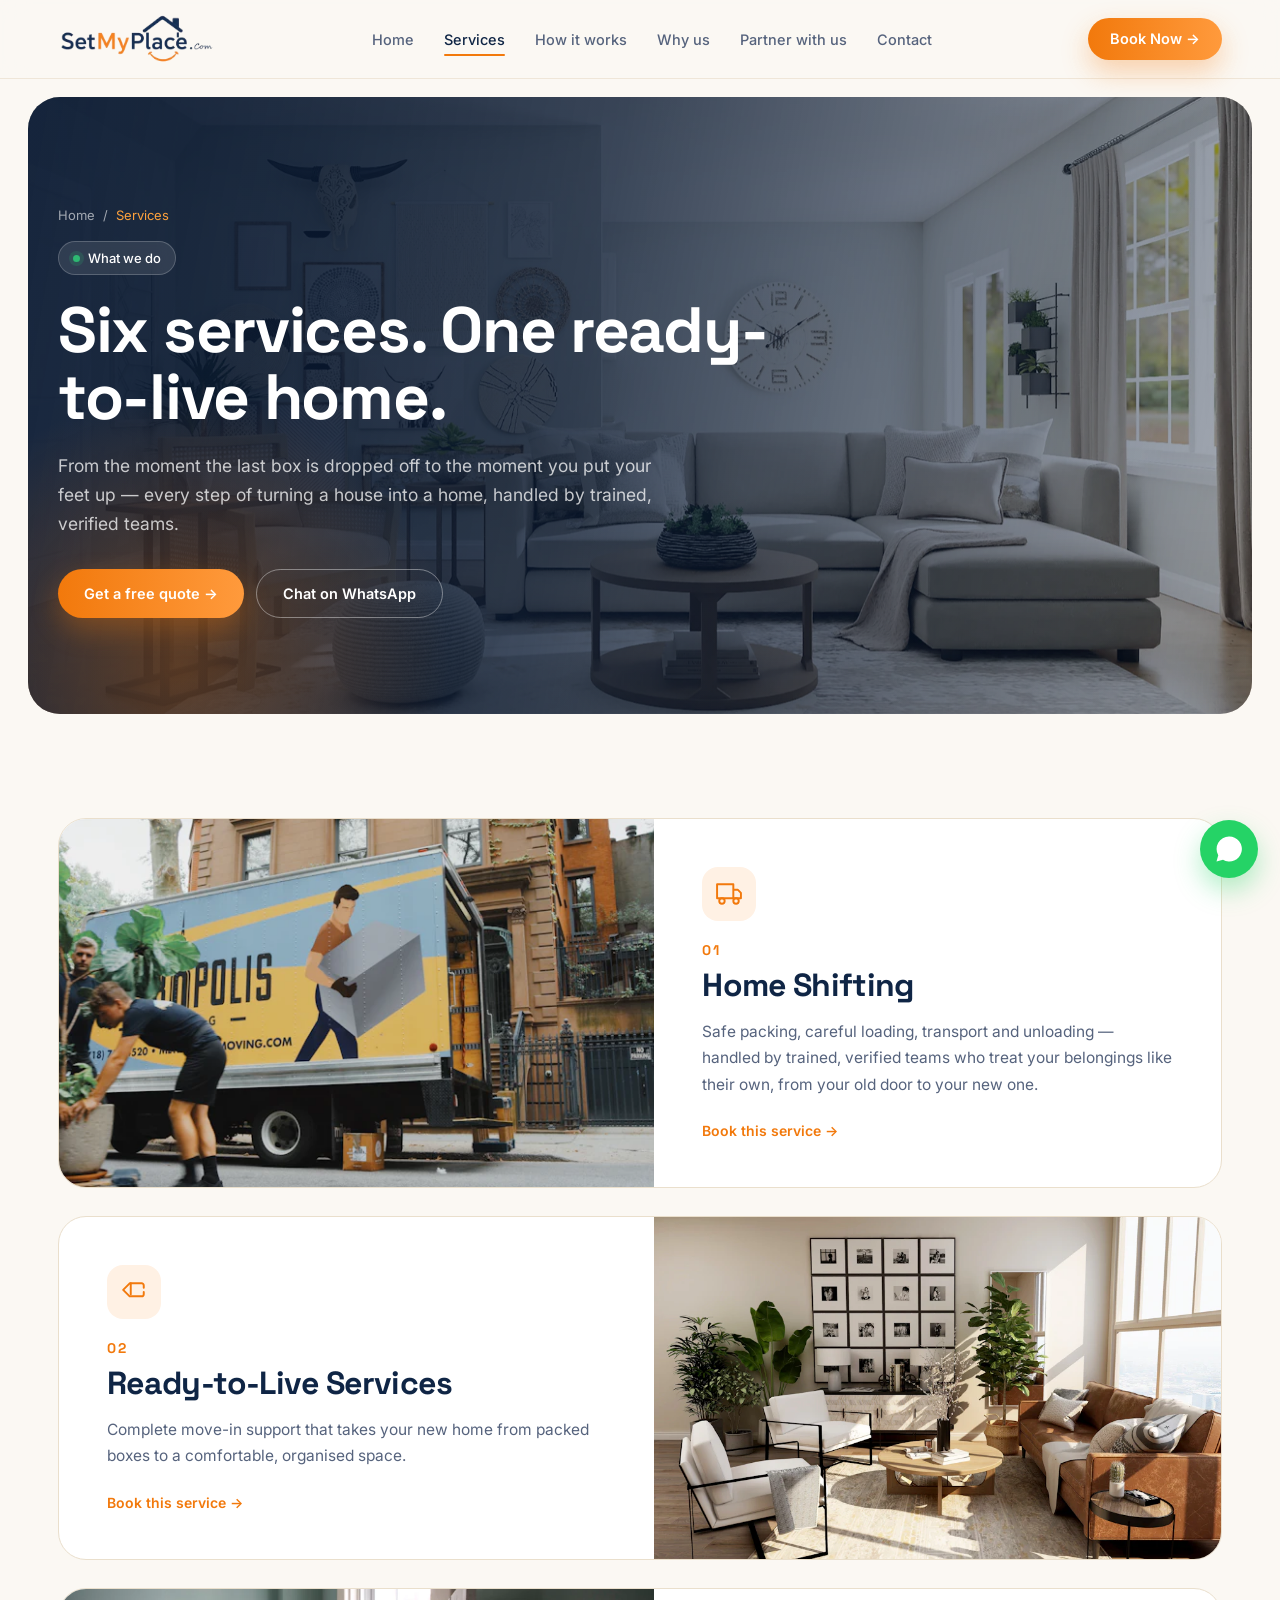
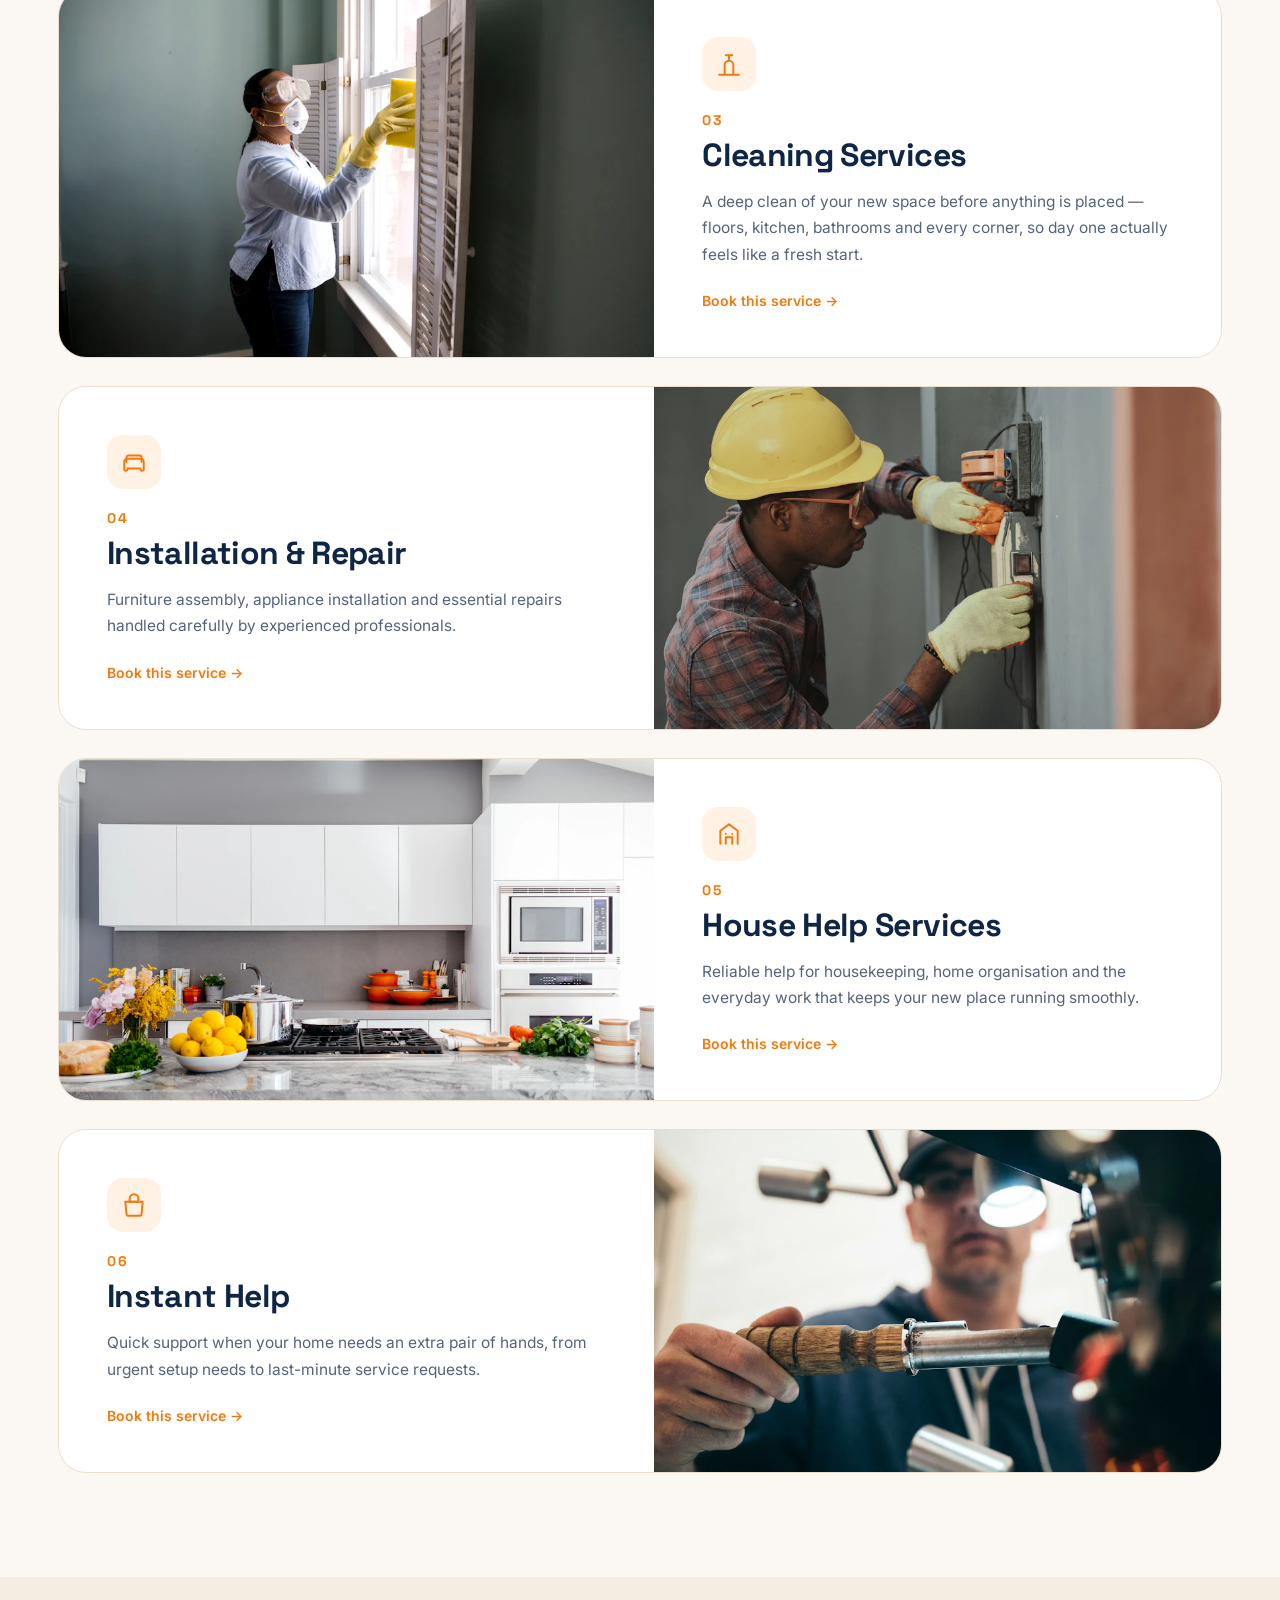
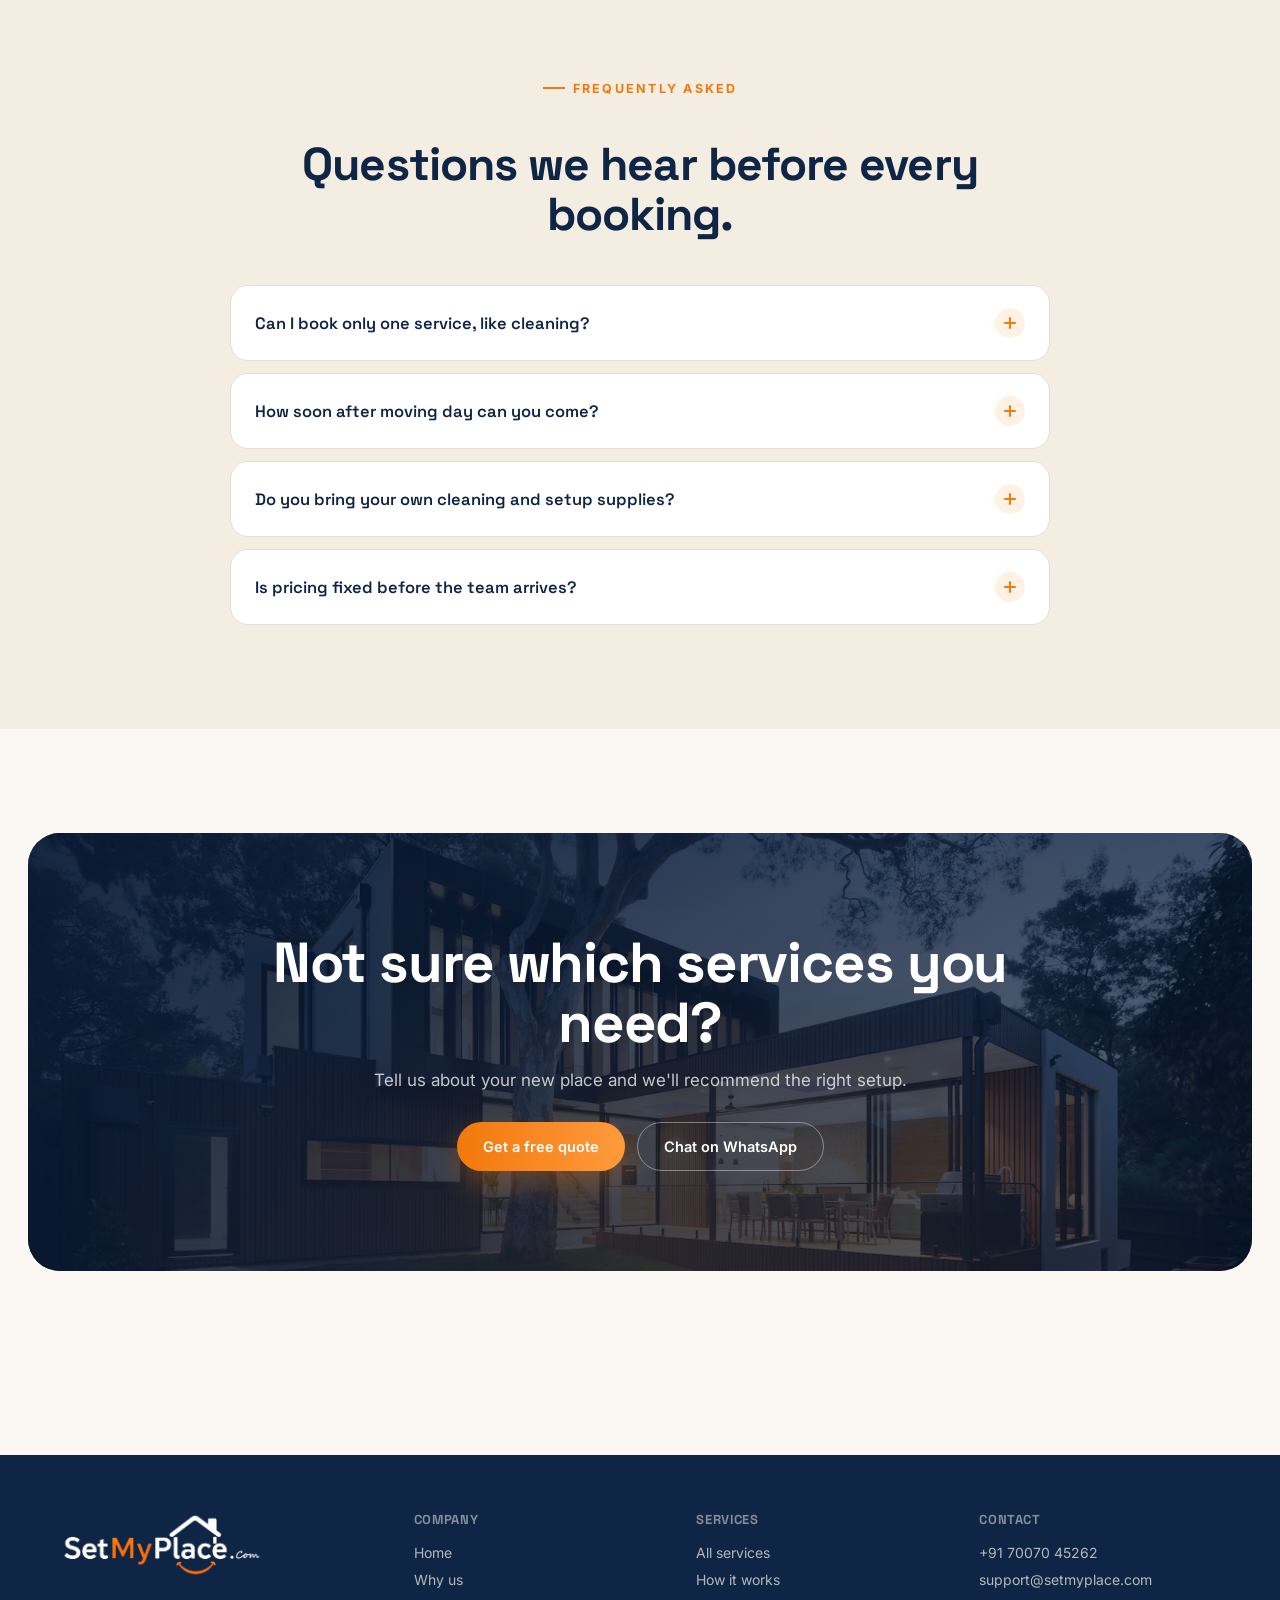
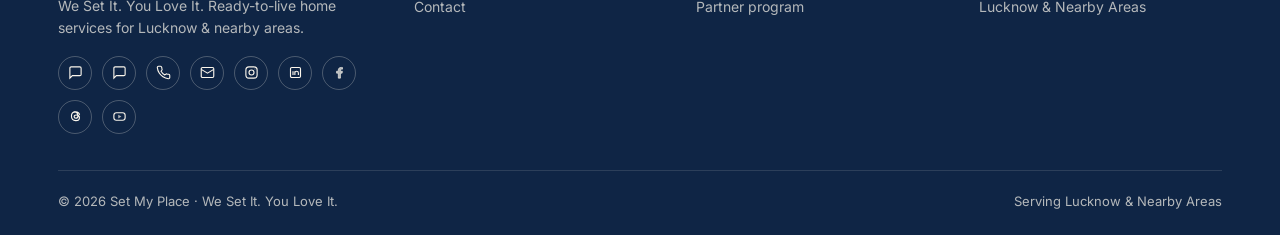
<file: setmyplace-website/frontend/services.html>
<!DOCTYPE html>
<html lang="en">
<head>
<meta charset="UTF-8">
<meta name="viewport" content="width=device-width, initial-scale=1.0">
<title>Home Setup Services in Lucknow — Set My Place</title>
<meta name="description" content="Book packing, unpacking, deep cleaning, furniture setup, home organisation and appliance setup from Set My Place in Lucknow.">
<meta name="author" content="Set My Place">
<meta name="theme-color" content="#0F2545">
<link rel="canonical" href="https://www.setmyplace.com/services.html">
<meta property="og:type" content="website">
<meta property="og:title" content="Home Setup Services in Lucknow — Set My Place">
<meta property="og:description" content="Packing, unpacking, cleaning, furniture setup, home organisation and appliance setup for a ready-to-live home.">
<meta property="og:url" content="https://www.setmyplace.com/services.html">
<meta property="og:site_name" content="Set My Place">
<meta property="og:image" content="https://www.setmyplace.com/assets/og-preview.png">
<meta name="twitter:card" content="summary_large_image">
<meta name="twitter:title" content="Home Setup Services in Lucknow — Set My Place">
<meta name="twitter:description" content="Packing, unpacking, cleaning, furniture setup, home organisation and appliance setup for a ready-to-live home.">
<meta name="twitter:image" content="https://www.setmyplace.com/assets/og-preview.png">
<script type="application/ld+json">
{"@context":"https://schema.org","@type":"Service","name":"Ready-to-live home setup services","provider":{"@type":"LocalBusiness","name":"Set My Place","url":"https://www.setmyplace.com/","sameAs":["https://www.facebook.com/profile.php?id=61594244943501"]},"areaServed":"Lucknow, Uttar Pradesh","serviceType":["Packers and movers","Unpacking","Home cleaning","Furniture setup","Home organisation","Appliance setup"]}
</script>
<link rel="icon" href="../assets/icontitle.png">
<link rel="preconnect" href="https://fonts.googleapis.com">
<link rel="preconnect" href="https://fonts.gstatic.com" crossorigin>
<link href="https://fonts.googleapis.com/css2?family=Space+Grotesk:wght@400;500;600;700&family=Inter:wght@400;500;600;700&display=swap" rel="stylesheet">
<script>try{document.documentElement.classList.add(sessionStorage.getItem('smp-loaded')?'no-loader':'has-loader')}catch(e){document.documentElement.classList.add('no-loader')}</script>
<link rel="stylesheet" href="../assets/site.css?v=20261123f">
</head>
<body>

<div id="loader" aria-hidden="true">
  <div class="ld-logo"><span class="ld-ring2"></span><span class="ld-ring"></span><img src="../assets/icon.png" alt=""></div>
  <div class="ld-bottom">
    <div class="ld-pct"></div>
    <div class="ld-words"><b>Setting your place…</b>Shifting · Unpacking · Cleaning<br>Lucknow &amp; nearby</div>
  </div>
  <div class="ld-bar"></div>
</div>

<header class="site-header">
  <div class="wrap navbar">
    <a class="brand" href="index.html">
      <img src="../assets/logo-anim.webp" alt="Set My Place" width="157" height="50">
    </a>
    <nav class="main-nav">
      <ul>
        <li><a href="index.html">Home</a></li>
        <li><a href="services.html" class="active">Services</a></li>
        <li><a href="how-it-works.html">How it works</a></li>
        <li><a href="why-us.html">Why us</a></li>
        <li><a href="partner.html">Partner with us</a></li>
        <li><a href="contact.html">Contact</a></li>
      </ul>
    </nav>
    <div class="nav-right">
      <a class="btn-primary nav-cta" href="contact.html">Book Now →</a>
      <button class="menu-toggle" aria-label="Toggle menu" aria-expanded="false"><span></span><span></span><span></span></button>
    </div>
  </div>
  <div class="mobile-nav">
    <ul>
        <li><a href="index.html">Home</a></li>
        <li><a href="services.html" class="active">Services</a></li>
        <li><a href="how-it-works.html">How it works</a></li>
        <li><a href="why-us.html">Why us</a></li>
        <li><a href="partner.html">Partner with us</a></li>
        <li><a href="contact.html">Contact</a></li>
    </ul>
    <a class="btn-primary nav-cta" href="contact.html">Book Now</a>
  </div>
</header>

<section class="page-hero">
  <img src="../assets/img/living-room.webp" alt="" fetchpriority="high">
  <div class="wrap">
    <div class="crumbs rise"><a href="index.html">Home</a><span>/</span><span>Services</span></div>
    <div class="eyebrow rise" style="--d:.05s"><i></i> What we do</div>
    <h1 class="rise" style="--d:.12s">Six services. One ready-to-live home.</h1>
    <p class="lead rise" style="--d:.2s">From the moment the last box is dropped off to the moment you put your feet up — every step of turning a house into a home, handled by trained, verified teams.</p>
    <div class="actions rise" style="--d:.28s;margin-top:30px"><a class="btn-primary" href="contact.html">Get a free quote →</a><a class="btn-light" href="https://wa.me/917007045262" target="_blank" rel="noopener">Chat on WhatsApp</a></div>
  </div>
</section>

<section class="sec">
  <div class="wrap">
    <div class="svc-rows">
      <div class="svc-row reveal">
        <div class="svc-row-img"><img src="../assets/img/shifting.webp" alt="Home shifting team loading boxes" loading="lazy"></div>
        <div class="svc-row-text">
          <div class="service-icon"><svg viewBox="0 0 24 24" fill="none" stroke-width="1.8" stroke-linecap="round" stroke-linejoin="round"><path d="M1 3h15v13H1zM16 8h4l3 3v5h-7V8z"/><circle cx="5.5" cy="18.5" r="2.5"/><circle cx="18.5" cy="18.5" r="2.5"/></svg></div>
          <span class="num">01</span>
          <h3>Home Shifting</h3>
          <p>Safe packing, careful loading, transport and unloading — handled by trained, verified teams who treat your belongings like their own, from your old door to your new one.</p>
          <a class="more" href="contact.html">Book this service →</a>
        </div>
      </div>
      <div class="svc-row reveal">
        <div class="svc-row-img"><img src="../assets/img/unpack.webp" alt="Unpacked, organised living room" loading="lazy"></div>
        <div class="svc-row-text">
          <div class="service-icon"><svg viewBox="0 0 24 24" fill="none" stroke-width="1.8" stroke-linecap="round" stroke-linejoin="round"><path d="M21 8V6a2 2 0 0 0-2-2H8L2 10l6 6h11a2 2 0 0 0 2-2v-2"/><path d="M9 14V4"/></svg></div>
          <span class="num">02</span>
          <h3>Ready-to-Live Services</h3>
          <p>Complete move-in support that takes your new home from packed boxes to a comfortable, organised space.</p>
          <a class="more" href="contact.html">Book this service →</a>
        </div>
      </div>
      <div class="svc-row reveal">
        <div class="svc-row-img"><img src="../assets/img/cleaning.webp" alt="Deep cleaning a new home" loading="lazy"></div>
        <div class="svc-row-text">
          <div class="service-icon"><svg viewBox="0 0 24 24" fill="none" stroke-width="1.8" stroke-linecap="round" stroke-linejoin="round"><path d="M3 22h18M8 22V13a4 4 0 0 1 8 0v9"/><path d="M12 4v4M9 4h6"/></svg></div>
          <span class="num">03</span>
          <h3>Cleaning Services</h3>
          <p>A deep clean of your new space before anything is placed — floors, kitchen, bathrooms and every corner, so day one actually feels like a fresh start.</p>
          <a class="more" href="contact.html">Book this service →</a>
        </div>
      </div>
      <div class="svc-row reveal">
        <div class="svc-row-img"><img src="../assets/img/install.webp" alt="Furniture assembly and installation" loading="lazy"></div>
        <div class="svc-row-text">
          <div class="service-icon"><svg viewBox="0 0 24 24" fill="none" stroke-width="1.8" stroke-linecap="round" stroke-linejoin="round"><path d="M3 12v7a1 1 0 0 0 1 1h1a1 1 0 0 0 1-1v-1h12v1a1 1 0 0 0 1 1h1a1 1 0 0 0 1-1v-7a3 3 0 0 0-3-3H6a3 3 0 0 0-3 3z"/><path d="M5 12V8a2 2 0 0 1 2-2h10a2 2 0 0 1 2 2v4"/></svg></div>
          <span class="num">04</span>
          <h3>Installation &amp; Repair</h3>
          <p>Furniture assembly, appliance installation and essential repairs handled carefully by experienced professionals.</p>
          <a class="more" href="contact.html">Book this service →</a>
        </div>
      </div>
      <div class="svc-row reveal">
        <div class="svc-row-img"><img src="../assets/img/house-help.webp" alt="House help keeping a home tidy" loading="lazy"></div>
        <div class="svc-row-text">
          <div class="service-icon"><svg viewBox="0 0 24 24" fill="none" stroke-width="1.8" stroke-linecap="round" stroke-linejoin="round"><path d="M4 21V9l8-6 8 6v12"/><path d="M9 21v-6h6v6M9 12h.01M15 12h.01"/></svg></div>
          <span class="num">05</span>
          <h3>House Help Services</h3>
          <p>Reliable help for housekeeping, home organisation and the everyday work that keeps your new place running smoothly.</p>
          <a class="more" href="contact.html">Book this service →</a>
        </div>
      </div>
      <div class="svc-row reveal">
        <div class="svc-row-img"><img src="../assets/img/instant-help.webp" alt="Quick on-call help at home" loading="lazy"></div>
        <div class="svc-row-text">
          <div class="service-icon"><svg viewBox="0 0 24 24" fill="none" stroke-width="1.8" stroke-linecap="round" stroke-linejoin="round"><path d="M12 2a4 4 0 0 1 4 4v3H8V6a4 4 0 0 1 4-4z"/><path d="M4 9h16l-1 11a2 2 0 0 1-2 2H7a2 2 0 0 1-2-2z"/></svg></div>
          <span class="num">06</span>
          <h3>Instant Help</h3>
          <p>Quick support when your home needs an extra pair of hands, from urgent setup needs to last-minute service requests.</p>
          <a class="more" href="contact.html">Book this service →</a>
        </div>
      </div>
    </div>
  </div>
</section>

<section class="sec sec-alt">
  <div class="wrap">
    <div class="sec-head center reveal">
      <div class="kicker">Frequently asked</div>
      <h2>Questions we hear before every booking.</h2>
    </div>
    <div class="faq reveal">
      <div class="faq-item">
        <button class="faq-q">Can I book only one service, like cleaning?<span class="plus"></span></button>
        <div class="faq-a"><p>Yes. Every service is available on its own or as part of the full ready-to-live setup — you only pay for what your new home actually needs.</p></div>
      </div>
      <div class="faq-item">
        <button class="faq-q">How soon after moving day can you come?<span class="plus"></span></button>
        <div class="faq-a"><p>Most bookings are scheduled within 24–48 hours of your move, and we can also plan the setup for the same day if your slot is confirmed in advance.</p></div>
      </div>
      <div class="faq-item">
        <button class="faq-q">Do you bring your own cleaning and setup supplies?<span class="plus"></span></button>
        <div class="faq-a"><p>Yes, our team arrives fully equipped with cleaning materials and basic tools for furniture and appliance setup, so you don't need to arrange anything.</p></div>
      </div>
      <div class="faq-item">
        <button class="faq-q">Is pricing fixed before the team arrives?<span class="plus"></span></button>
        <div class="faq-a"><p>Always. You'll receive a transparent quote after sharing your requirement, and that's what you pay — no surprises on the day.</p></div>
      </div>
    </div>
  </div>
</section>

<section class="sec">
  <div class="cta-photo reveal-scale">
    <img src="../assets/img/cta-home.webp" alt="" loading="lazy">
    <div class="wrap cta-in">
      <h2>Not sure which services you need?</h2>
      <p>Tell us about your new place and we'll recommend the right setup.</p>
      <div class="actions"><a class="btn-primary" href="contact.html">Get a free quote</a><a class="btn-light" href="https://wa.me/917007045262" target="_blank" rel="noopener">Chat on WhatsApp</a></div>
    </div>
  </div>
</section>

<footer>
  <div class="wrap">
    <div class="foot-grid">
      <div>
      <div class="foot-brand"><img src="../assets/logowhite.png" alt="Set My Place"></div>
        <p class="foot-desc">We Set It. You Love It. Ready-to-live home services for Lucknow &amp; nearby areas.</p>
        <div class="social-row">
          <a href="https://wa.me/7007045262" target="_blank" rel="noopener" aria-label="WhatsApp"><svg viewBox="0 0 24 24" fill="none" stroke-width="1.8"><path d="M21 15a2 2 0 0 1-2 2H7l-4 4V5a2 2 0 0 1 2-2h14a2 2 0 0 1 2 2z"/></svg></a>
          <a href="https://www.whatsapp.com/channel/0029VbDy4C4GufIt0J9M9A1R" target="_blank" rel="noopener" aria-label="WhatsApp Channel"><svg viewBox="0 0 24 24" fill="none" stroke-width="1.8"><path d="M21 15a2 2 0 0 1-2 2H7l-4 4V5a2 2 0 0 1 2-2h14a2 2 0 0 1 2 2z"/></svg></a>
          <a href="tel:+917007045262" aria-label="Call"><svg viewBox="0 0 24 24" fill="none" stroke-width="1.8"><path d="M22 16.92v3a2 2 0 0 1-2.18 2 19.79 19.79 0 0 1-8.63-3.07 19.5 19.5 0 0 1-6-6 19.79 19.79 0 0 1-3.07-8.67A2 2 0 0 1 4.11 2h3a2 2 0 0 1 2 1.72c.12.9.3 1.77.54 2.61a2 2 0 0 1-.45 2.11L8.09 9.91a16 16 0 0 0 6 6l1.47-1.11a2 2 0 0 1 2.11-.45c.84.24 1.71.42 2.61.54A2 2 0 0 1 22 16.92z"/></svg></a>
          <a href="mailto:support@setmyplace.com" aria-label="Email"><svg viewBox="0 0 24 24" fill="none" stroke-width="1.8"><rect x="2" y="4" width="20" height="16" rx="2"/><path d="M2 7l10 6 10-6"/></svg></a>
          <a href="https://www.instagram.com/setmyplaceofficial" target="_blank" rel="noopener" aria-label="Instagram"><svg viewBox="0 0 24 24" fill="none" stroke-width="1.8"><rect x="3" y="3" width="18" height="18" rx="5"/><circle cx="12" cy="12" r="4"/><circle cx="17.5" cy="6.5" r=".8" fill="currentColor" stroke="none"/></svg></a>
          <a href="https://www.linkedin.com/company/set-my-place" target="_blank" rel="noopener" aria-label="LinkedIn"><svg viewBox="0 0 24 24" fill="none" stroke-width="1.8"><rect x="4" y="4" width="16" height="16" rx="2"/><path d="M8 10v6M8 7.5v.01M11 16v-3.2a2.8 2.8 0 0 1 5.6 0V16M11 10v6"/></svg></a>
          <a href="https://www.facebook.com/profile.php?id=61594244943501" target="_blank" rel="noopener" aria-label="Facebook"><svg viewBox="0 0 24 24" fill="currentColor"><path d="M13.5 21v-8h2.7l.4-3h-3.1V8.1c0-.9.3-1.5 1.6-1.5h1.7V4a22 22 0 0 0-2.5-.1c-2.5 0-4.2 1.5-4.2 4.3V10H7.3v3h2.8v8h3.4Z"/></svg></a>
          <a href="https://www.threads.com/@setmyplaceofficial" target="_blank" rel="noopener" aria-label="Threads"><svg viewBox="0 0 24 24" fill="none" stroke-width="1.8"><path d="M18.5 9.5c-.5-3.1-2.7-5-6.3-5-4.2 0-6.7 2.5-6.7 6.8 0 4.6 2.7 7.2 7 7.2 3.7 0 5.8-1.8 5.8-4.7 0-2.7-1.8-4.3-4.8-4.3-2.3 0-3.7 1-3.7 2.7 0 1.5 1.1 2.4 2.8 2.4 2.1 0 3.3-1.3 3.3-3.6 0-4.3-2.3-6.7-6.4-6.7"/></svg></a>
          <a href="https://www.youtube.com/@SetMyPlace" target="_blank" rel="noopener" aria-label="YouTube"><svg viewBox="0 0 24 24" fill="none" stroke-width="1.8"><rect x="3" y="6" width="18" height="12" rx="4"/><path d="m10 9 5 3-5 3Z" fill="currentColor" stroke="none"/></svg></a>
        </div>
    </a>
      </div>
      <div class="foot-col">
        <h5>Company</h5>
        <ul>
          <li><a href="index.html">Home</a></li>
          <li><a href="why-us.html">Why us</a></li>
          <li><a href="contact.html">Contact</a></li>
        </ul>
      </div>
      <div class="foot-col">
        <h5>Services</h5>
        <ul>
          <li><a href="services.html">All services</a></li>
          <li><a href="how-it-works.html">How it works</a></li>
          <li><a href="partner.html">Partner program</a></li>
        </ul>
      </div>
      <div class="foot-col">
        <h5>Contact</h5>
        <ul>
          <li><a href="tel:+917007045262">+91 70070 45262</a></li>
          <li><a href="mailto:support@setmyplace.com">support@setmyplace.com</a></li>
          <li>Lucknow &amp; Nearby Areas</li>
        </ul>
      </div>
    </div>
    <div class="foot-bottom">
      <span>© 2026 Set My Place · We Set It. You Love It.</span>
      <span>Serving Lucknow &amp; Nearby Areas</span>
    </div>
  </div>
</footer>

<a class="wa-float" href="https://wa.me/917007045262" target="_blank" rel="noopener" aria-label="Chat on WhatsApp"><svg viewBox="0 0 24 24"><path d="M17.5 14.4c-.3-.1-1.8-.9-2-1s-.5-.1-.7.1-.8 1-.9 1.2-.3.2-.6.1a8.2 8.2 0 0 1-4-3.5c-.3-.5.3-.5.9-1.6.1-.2 0-.4 0-.5l-.9-2.2c-.2-.6-.5-.5-.7-.5h-.6a1.1 1.1 0 0 0-.8.4 3.4 3.4 0 0 0-1 2.5 5.9 5.9 0 0 0 1.2 3.1c.2.2 2.1 3.2 5.1 4.5 1.9.8 2.6.9 3.6.7.6-.1 1.8-.7 2-1.4s.3-1.3.2-1.4l-.8-.5zM12 2a10 10 0 0 0-8.6 15l-1.4 5 5.2-1.4A10 10 0 1 0 12 2z"/></svg></a>
<button class="to-top" aria-label="Back to top"><svg viewBox="0 0 24 24" fill="none" stroke-width="2"><path d="M12 19V5M5 12l7-7 7 7"/></svg></button>

<script src="../assets/main.js?v=20261123" defer></script>
<script src="../assets/site.js?v=20261123" defer></script>
</body>
</html>
</file>
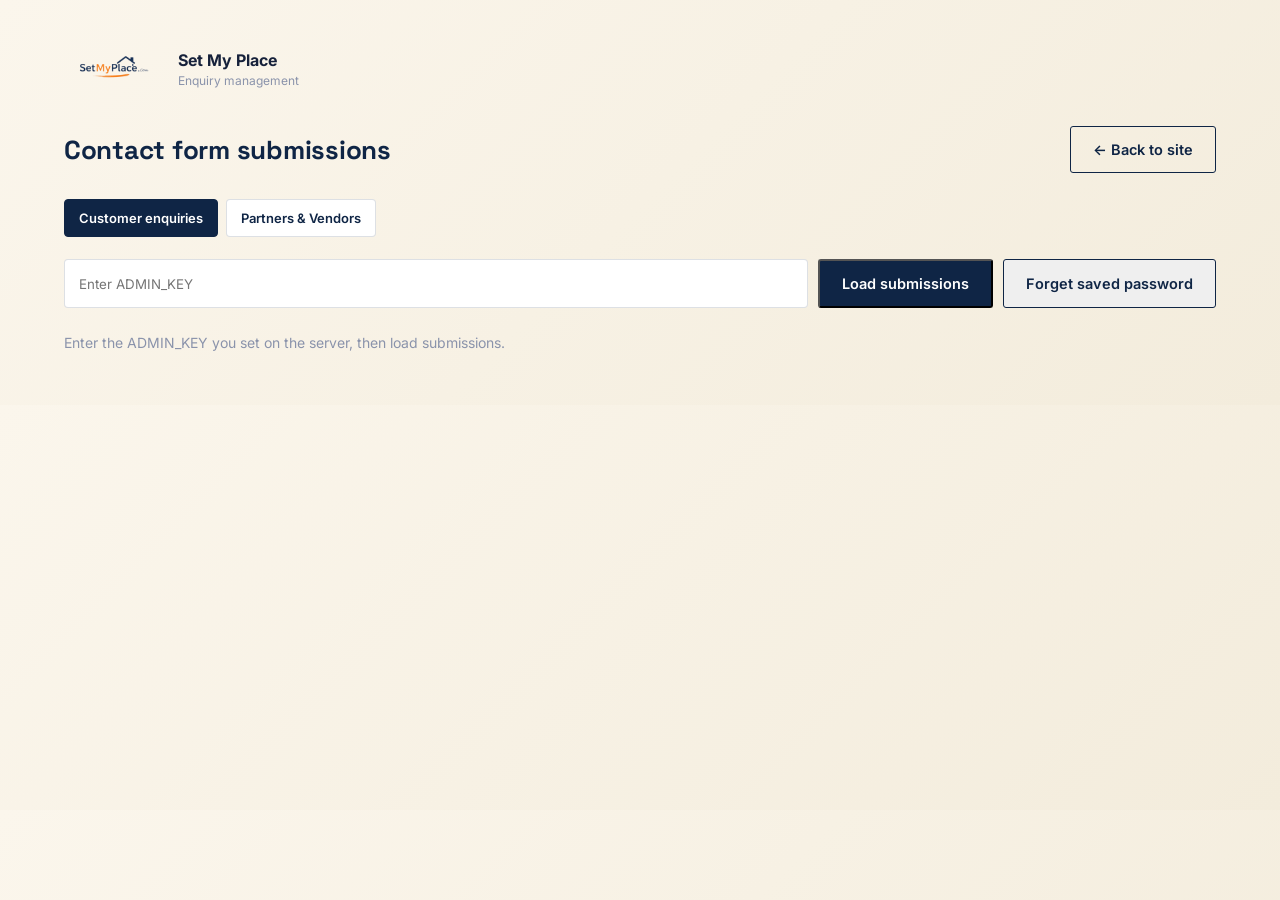
<file: setmyplace-website/frontend/setmyplaceadminsuper.html>
<!DOCTYPE html>
<html lang="en">
<head>
<meta charset="UTF-8">
<meta name="viewport" content="width=device-width, initial-scale=1.0">
<title>Submissions — Set My Place Admin</title>
<meta name="robots" content="noindex, nofollow">
<link rel="icon" href="../assets/icontitle.png">
<link rel="preconnect" href="https://fonts.googleapis.com">
<link href="https://fonts.googleapis.com/css2?family=Space+Grotesk:wght@600;700&family=Inter:wght@400;500;600&display=swap" rel="stylesheet">
<link rel="stylesheet" href="../assets/style.css">
<style>
  body{animation:none; opacity:1;}
  body{background:linear-gradient(135deg, var(--paper) 0%, #f3ecdc 100%);}
  .admin-wrap{max-width:1200px; margin:40px auto; padding:0 24px;}
  .admin-brand{display:flex; align-items:center; gap:14px; margin-bottom:28px;}
  .admin-brand img{width:100px; height:58px; object-fit:contain;}
  .admin-brand small{display:block; margin-top:3px; color:#8A93AB; font-size:12px;}
  .admin-head{display:flex; justify-content:space-between; align-items:center; flex-wrap:wrap; gap:14px; margin-bottom:26px;}
  .admin-head h1{font-size:26px; color:var(--navy);}
  .key-row{display:flex; gap:10px; margin-bottom:26px; flex-wrap:wrap;}
  .key-row input{flex:1; padding:12px 14px; border:1px solid var(--line); border-radius:4px; font-family:inherit;}
  table{width:100%; border-collapse:collapse; background:var(--white); border:1px solid var(--line); border-radius:8px; overflow:hidden;}
  th, td{text-align:left; padding:12px 14px; font-size:13.5px; border-bottom:1px solid var(--line); vertical-align:top;}
  th{background:var(--paper-2); color:var(--navy); font-family:'Space Grotesk'; font-weight:600;}
  tr:last-child td{border-bottom:none;}
  .status-msg{font-size:14px; color:#8A93AB; margin-bottom:14px;}
  .msg-cell{max-width:260px; white-space:pre-wrap;}
  .status-select{border:1px solid var(--line); border-radius:999px; padding:7px 10px; font:600 12px Inter,sans-serif; color:var(--navy); background:var(--paper);}
  .status-select.status-contacted{border-color:#2d9cdb; color:#1674a8;}
  .status-select.status-accepted{border-color:#f2790c; color:#c45a00;}
  .status-select.status-attended{border-color:#43b97a; color:#218052;}
  .row-actions{display:flex; gap:7px; flex-wrap:wrap; margin-top:8px;}
  .row-actions a,.row-actions button{display:inline-flex; align-items:center; gap:5px; border:1px solid var(--line); border-radius:4px; padding:7px 9px; font:600 12px Inter,sans-serif; text-decoration:none; cursor:pointer;}
  .row-actions a{background:#e8f8ef; color:#218052; border-color:#b7e4c9;}
  .row-actions button{background:var(--paper-2); color:var(--navy);}
  .row-actions svg{width:14px; height:14px;}
  .category-tabs{display:flex; gap:8px; flex-wrap:wrap; margin-bottom:22px;}
  .category-tab{border:1px solid var(--line); border-radius:4px; padding:10px 14px; background:var(--white); color:var(--navy); font:600 13px Inter,sans-serif; cursor:pointer;}
  .category-tab.active{background:var(--navy); color:var(--white); border-color:var(--navy);}
  .partner-table{min-width:1100px;}
  .partner-summary{min-width:220px; white-space:pre-wrap;}
  .partner-details{min-width:190px;}
  .details-button{border:1px solid var(--navy); border-radius:4px; padding:8px 10px; background:var(--white); color:var(--navy); font:600 12px Inter,sans-serif; cursor:pointer;}
  .field-grid{display:grid; grid-template-columns:repeat(2,minmax(170px,1fr)); gap:10px; margin-top:12px;}
  .field-item{padding:9px; background:var(--paper-2); border-radius:4px;}
  .field-item strong{display:block; color:#6b748a; font-size:11px; margin-bottom:4px;}
  .field-item span{display:block; white-space:pre-wrap; overflow-wrap:anywhere; color:var(--navy);}
  .details-dialog{width:min(900px,calc(100% - 28px)); max-height:86vh; padding:0; border:0; border-radius:8px; color:var(--navy); box-shadow:0 20px 60px rgba(15,37,69,.25);}
  .details-dialog::backdrop{background:rgba(15,37,69,.55);}
  .dialog-head{display:flex; justify-content:space-between; gap:20px; align-items:flex-start; padding:22px 24px; border-bottom:1px solid var(--line); background:var(--paper-2);}
  .dialog-head h2{font-size:22px; margin:0;}
  .dialog-head p{margin:5px 0 0; color:#6b748a; font-size:13px;}
  .dialog-close{border:0; background:transparent; color:var(--navy); font-size:26px; line-height:1; cursor:pointer;}
  .dialog-body{padding:20px 24px; overflow:auto; max-height:calc(86vh - 100px);}
  @media (max-width:700px){.admin-wrap{margin:24px auto; padding:0 14px;} th,td{padding:10px 9px;}.admin-brand img{width:48px;height:48px;}}
</style>
</head>
<body>
  <div class="admin-wrap">
    <div class="admin-brand">
      <img src="../assets/logo.gif" alt="Set My Place">
      <div><strong>Set My Place</strong><small>Enquiry management</small></div>
    </div>
    <div class="admin-head">
      <h1 id="pageTitle">Contact form submissions</h1>
      <a class="btn-outline-navy" href="index.html">← Back to site</a>
    </div>

    <div class="category-tabs" role="tablist" aria-label="Submission categories">
      <button class="category-tab active" id="contactsTab" type="button" role="tab" aria-selected="true">Customer enquiries</button>
      <button class="category-tab" id="partnersTab" type="button" role="tab" aria-selected="false">Partners &amp; Vendors</button>
    </div>

    <div class="key-row">
      <input type="password" id="adminKey" placeholder="Enter ADMIN_KEY">
      <button class="btn-dark" id="loadBtn">Load submissions</button>
      <button class="btn-outline-navy" id="refreshBtn" style="display:none;">Refresh</button>
      <button class="btn-outline-navy" id="clearKeyBtn" type="button">Forget saved password</button>
    </div>

    <p class="status-msg" id="status">Enter the ADMIN_KEY you set on the server, then load submissions.</p>

    <div style="overflow-x:auto;">
      <table id="table" style="display:none;">
        <thead>
          <tr>
            <th>When</th>
            <th>Name</th>
            <th>Phone</th>
            <th>Service</th>
            <th>Preferred date</th>
            <th>Message</th>
            <th>Status &amp; actions</th>
          </tr>
        </thead>
        <tbody id="tbody"></tbody>
      </table>
      <table id="partnerTable" class="partner-table" style="display:none;">
        <thead>
          <tr>
            <th>When</th>
            <th>Applicant</th>
            <th>Contact</th>
            <th>Partner type / services</th>
            <th>Business / vehicle</th>
            <th>Full field details</th>
            <th>Status</th>
          </tr>
        </thead>
        <tbody id="partnerTbody"></tbody>
      </table>
    </div>
  </div>

  <dialog class="details-dialog" id="partnerDetailsDialog" aria-labelledby="dialogTitle">
    <div class="dialog-head">
      <div><h2 id="dialogTitle">Partner details</h2><p id="dialogSubtitle"></p></div>
      <button class="dialog-close" id="dialogClose" type="button" aria-label="Close details">&times;</button>
    </div>
    <div class="dialog-body" id="dialogBody"></div>
  </dialog>

<script>
  const statusEl = document.getElementById('status');
  const table = document.getElementById('table');
  const tbody = document.getElementById('tbody');
  const partnerTable = document.getElementById('partnerTable');
  const partnerTbody = document.getElementById('partnerTbody');
  const keyInput = document.getElementById('adminKey');
  const loadBtn = document.getElementById('loadBtn');
  const refreshBtn = document.getElementById('refreshBtn');
  const clearKeyBtn = document.getElementById('clearKeyBtn');
  const pageTitle = document.getElementById('pageTitle');
  const contactsTab = document.getElementById('contactsTab');
  const partnersTab = document.getElementById('partnersTab');
  const detailsDialog = document.getElementById('partnerDetailsDialog');
  const dialogBody = document.getElementById('dialogBody');
  const dialogTitle = document.getElementById('dialogTitle');
  const dialogSubtitle = document.getElementById('dialogSubtitle');
  const dialogClose = document.getElementById('dialogClose');
  let activeCategory = 'contacts';

  function getSavedKey(){
    try { return localStorage.getItem('setmyplace_admin_key') || ''; }
    catch(err) { return ''; }
  }

  function saveKey(key){
    try { localStorage.setItem('setmyplace_admin_key', key); }
    catch(err) {}
  }

  function forgetKey(){
    try { localStorage.removeItem('setmyplace_admin_key'); }
    catch(err) {}
    keyInput.value = '';
    table.style.display = 'none';
    partnerTable.style.display = 'none';
    refreshBtn.style.display = 'none';
    statusEl.textContent = 'Saved password removed. Enter ADMIN_KEY to continue.';
  }

  async function loadSubmissions(){
    const key = keyInput.value.trim();
    if(!key){ statusEl.textContent = 'Enter your ADMIN_KEY first.'; return; }
    statusEl.textContent = 'Loading…';
    try{
      const res = await fetch('/api/contacts', { headers: { 'X-Admin-Key': key } });
      if(res.status === 401){ forgetKey(); statusEl.textContent = 'Unauthorized — saved password removed. Enter ADMIN_KEY again.'; return; }
      if(!res.ok){ statusEl.textContent = 'Something went wrong loading submissions.'; return; }
      saveKey(key);
      const data = await res.json();
      tbody.innerHTML = '';
      partnerTable.style.display = 'none';
      if(!data.length){
        statusEl.textContent = 'No submissions yet.';
        table.style.display = 'none';
        return;
      }
      data.forEach(item => {
        const tr = document.createElement('tr');
        const status = item.status || 'new';
        const phone = item.phone.replace(/[^0-9+]/g, '');
        const whatsappPhone = phone.replace(/[^0-9]/g, '');
        const whatsappText = encodeURIComponent(`Hi ${item.name}, this is Set My Place regarding your ${item.service || 'service'} enquiry.`);
        tr.innerHTML = `
          <td>${formatDateTime(item.created_at)}</td>
          <td>${escapeHtml(item.name)}</td>
          <td><a href="tel:${escapeHtml(phone)}">${escapeHtml(item.phone)}</a></td>
          <td>${escapeHtml(item.service || '—')}</td>
          <td>${escapeHtml(item.date || '—')}</td>
          <td class="msg-cell">${escapeHtml(item.message || '—')}</td>
          <td>
            <select class="status-select status-${status}" data-id="${item.id}" aria-label="Update status for ${escapeHtml(item.name)}">
              ${statusOptions(status)}
            </select>
            <div class="row-actions">
              <a href="tel:${escapeHtml(phone)}" aria-label="Call ${escapeHtml(item.name)}"><svg viewBox="0 0 24 24" fill="none" stroke="currentColor" stroke-width="2"><path d="M22 16.92v3a2 2 0 0 1-2.18 2 19.79 19.79 0 0 1-8.63-3.07 19.5 19.5 0 0 1-6-6 19.79 19.79 0 0 1-3.07-8.67A2 2 0 0 1 4.11 2h3a2 2 0 0 1 2 1.72c.12.9.3 1.77.54 2.61a2 2 0 0 1-.45 2.11L8.09 9.91a16 16 0 0 0 6 6l1.47-1.11a2 2 0 0 0 2.11-.45c.84.24 1.71.42 2.61.54A2 2 0 0 1 22 16.92z"/></svg>Call</a>
              <a href="https://wa.me/${whatsappPhone}?text=${whatsappText}" target="_blank" rel="noopener" aria-label="Message ${escapeHtml(item.name)} on WhatsApp"><svg viewBox="0 0 24 24" fill="none" stroke="currentColor" stroke-width="2"><path d="M21 15a2 2 0 0 1-2 2H7l-4 4V5a2 2 0 0 1 2-2h14a2 2 0 0 1 2 2z"/></svg>Message</a>
            </div>
          </td>
        `;
        tr.querySelector('.status-select').addEventListener('change', event => updateStatus(item.id, event.target));
        tbody.appendChild(tr);
      });
      table.style.display = 'table';
      statusEl.textContent = `${data.length} submission(s) total.`;
      refreshBtn.style.display = 'inline-flex';
    }catch(err){
      statusEl.textContent = 'Could not reach the backend. Is the Go server running?';
    }
  }

  async function loadPartnerRegistrations(){
    const key = keyInput.value.trim();
    if(!key){ statusEl.textContent = 'Enter your ADMIN_KEY first.'; return; }
    statusEl.textContent = 'Loading partner registrations…';
    try{
      const res = await fetch('/api/partner-registrations', { headers: { 'X-Admin-Key': key } });
      if(res.status === 401){ forgetKey(); statusEl.textContent = 'Unauthorized — saved password removed. Enter ADMIN_KEY again.'; return; }
      if(!res.ok){ statusEl.textContent = 'Something went wrong loading partner registrations.'; return; }
      saveKey(key);
      const data = await res.json();
      partnerTbody.innerHTML = '';
      table.style.display = 'none';
      if(!data.length){
        statusEl.textContent = 'No partner or vendor registrations yet.';
        partnerTable.style.display = 'none';
        refreshBtn.style.display = 'inline-flex';
        return;
      }
      data.forEach(item => {
        const tr = document.createElement('tr');
        const phone = (item.mobile_number || '').replace(/[^0-9+]/g, '');
        const typeText = arrayText(item.partner_types);
        const servicesText = arrayText(item.service_categories);
        tr.innerHTML = `
          <td>${formatDateTime(item.created_at)}</td>
          <td><strong>${escapeHtml(item.full_name)}</strong><br>${escapeHtml(item.primary_service || '—')}</td>
          <td><a href="tel:${escapeHtml(phone)}">${escapeHtml(item.mobile_number || '—')}</a><br>${escapeHtml(item.email || '')}</td>
          <td class="partner-summary">${escapeHtml(typeText || '—')}\n${escapeHtml(servicesText || '—')}</td>
          <td class="partner-summary">${escapeHtml(item.business_name || '—')}\n${escapeHtml(item.vehicle_registration || '—')}</td>
          <td class="partner-details"><button class="details-button" type="button">View all fields</button></td>
          <td><span class="status-select status-${escapeHtml(item.status || 'new')}">${escapeHtml(item.status || 'new')}</span></td>
        `;
        tr.querySelector('.details-button').addEventListener('click', () => openPartnerDetails(item));
        partnerTbody.appendChild(tr);
      });
      partnerTable.style.display = 'table';
      statusEl.textContent = `${data.length} partner/vendor registration(s) total.`;
      refreshBtn.style.display = 'inline-flex';
    }catch(err){
      statusEl.textContent = 'Could not reach the backend. Is the Go server running?';
    }
  }

  function arrayText(value){
    return Array.isArray(value) ? value.join(', ') : (value || '');
  }

  function partnerDetails(item){
    const fields = [
      ['Full name', item.full_name], ['Guardian name', item.guardian_name], ['Date of birth', item.date_of_birth],
      ['Mobile number', item.mobile_number], ['Alternate / WhatsApp', item.alternate_number], ['Email', item.email],
      ['Current address', item.current_address], ['Permanent address', item.permanent_address], ['City', item.city], ['State', item.state], ['PIN', item.pin],
      ['Emergency contact', item.emergency_contact], ['Partner types', arrayText(item.partner_types)], ['Service categories', arrayText(item.service_categories)],
      ['Primary service', item.primary_service], ['Years of experience', item.years_experience], ['Preferred locations', item.preferred_locations],
      ['Languages', item.languages], ['Skills / expertise', item.skills], ['Driving licence', item.driving_licence],
      ['Licence expiry', item.licence_expiry], ['Vehicle owner', item.vehicle_owner], ['Vehicle registration', item.vehicle_registration],
      ['Vehicle type', item.vehicle_type], ['Vehicle make & model', item.vehicle_make_model], ['RC number', item.rc_number],
      ['Insurance', item.insurance_details], ['PUC valid until', item.puc_valid_until], ['Permit / fitness', item.permit_details],
      ['Business name', item.business_name], ['Business type', item.business_type], ['Authorized person', item.authorized_person],
      ['Business address', item.business_address], ['GSTIN', item.gstin], ['PAN', item.pan], ['Trade registration', item.trade_registration],
      ['Employees / workers', item.employees], ['Team size', item.team_size], ['Years in business', item.years_in_business],
      ['Previous experience', item.previous_experience], ['Government ID', item.government_id], ['PAN number', item.pan_number],
      ['Other ID proof', item.other_id_proof], ['Bank account holder', item.bank_account_holder], ['Bank name', item.bank_name],
      ['Account number', item.account_number], ['IFSC code', item.ifsc_code], ['UPI ID', item.upi_id],
      ['Documents', arrayText(item.documents)], ['Capabilities', arrayText(item.capabilities)], ['Working days', item.working_days],
      ['Working hours', item.working_hours], ['Service radius', item.service_radius], ['Reference 1', item.reference_one],
      ['Reference 2', item.reference_two], ['Declaration accepted', item.declaration_accepted ? 'Yes' : 'No'], ['IP', item.ip]
    ];
    return `<div class="field-grid">${fields.map(([label, value]) => `<div class="field-item"><strong>${escapeHtml(label)}</strong><span>${escapeHtml(value || '—')}</span></div>`).join('')}</div>`;
  }

  function openPartnerDetails(item){
    dialogTitle.textContent = item.full_name || 'Partner details';
    dialogSubtitle.textContent = `${item.primary_service || 'Partner registration'} · ${formatDateTime(item.created_at)}`;
    dialogBody.innerHTML = partnerDetails(item);
    detailsDialog.showModal();
  }

  function statusOptions(selected){
    return [
      ['new', 'New'],
      ['contacted', 'Contacted'],
      ['accepted', 'Accepted'],
      ['attended', 'Attended']
    ].map(([value, label]) => `<option value="${value}" ${value === selected ? 'selected' : ''}>${label}</option>`).join('');
  }

  function formatDateTime(value){
    const date = new Date(value);
    if(Number.isNaN(date.getTime())) return '—';
    const pad = number => String(number).padStart(2, '0');
    const hours = date.getHours();
    const hour12 = hours % 12 || 12;
    const meridiem = hours < 12 ? 'AM' : 'PM';
    return `${pad(date.getDate())}/${pad(date.getMonth() + 1)}/${date.getFullYear()} ${pad(hour12)}:${pad(date.getMinutes())} ${meridiem}`;
  }

  async function updateStatus(id, select){
    const previous = select.value;
    select.disabled = true;
    try{
      const res = await fetch(`/api/contacts/${id}`, {
        method: 'PATCH',
        headers: {'Content-Type': 'application/json', 'X-Admin-Key': keyInput.value.trim()},
        body: JSON.stringify({status: previous})
      });
      if(!res.ok) throw new Error('Status update failed');
      select.className = `status-select status-${previous}`;
      statusEl.textContent = 'Status updated.';
    }catch(err){
      statusEl.textContent = 'Could not update status. Please try again.';
      await loadSubmissions();
    }finally{
      select.disabled = false;
    }
  }

  function escapeHtml(str){
    const div = document.createElement('div');
    div.textContent = str;
    return div.innerHTML;
  }

  loadBtn.addEventListener('click', () => activeCategory === 'contacts' ? loadSubmissions() : loadPartnerRegistrations());
  refreshBtn.addEventListener('click', () => activeCategory === 'contacts' ? loadSubmissions() : loadPartnerRegistrations());
  clearKeyBtn.addEventListener('click', forgetKey);
  dialogClose.addEventListener('click', () => detailsDialog.close());
  detailsDialog.addEventListener('click', event => {
    if(event.target === detailsDialog) detailsDialog.close();
  });
  contactsTab.addEventListener('click', () => {
    activeCategory = 'contacts';
    contactsTab.classList.add('active');
    partnersTab.classList.remove('active');
    contactsTab.setAttribute('aria-selected', 'true');
    partnersTab.setAttribute('aria-selected', 'false');
    pageTitle.textContent = 'Contact form submissions';
    loadSubmissions();
  });
  partnersTab.addEventListener('click', () => {
    activeCategory = 'partners';
    partnersTab.classList.add('active');
    contactsTab.classList.remove('active');
    partnersTab.setAttribute('aria-selected', 'true');
    contactsTab.setAttribute('aria-selected', 'false');
    pageTitle.textContent = 'Partner & Vendor registrations';
    loadPartnerRegistrations();
  });
  keyInput.addEventListener('keydown', e => { if(e.key === 'Enter') activeCategory === 'contacts' ? loadSubmissions() : loadPartnerRegistrations(); });

  const savedKey = getSavedKey();
  if(savedKey){
    keyInput.value = savedKey;
    statusEl.textContent = 'Saved admin access found. Loading customer enquiries...';
    loadSubmissions();
  }
</script>
</body>
</html>
</file>
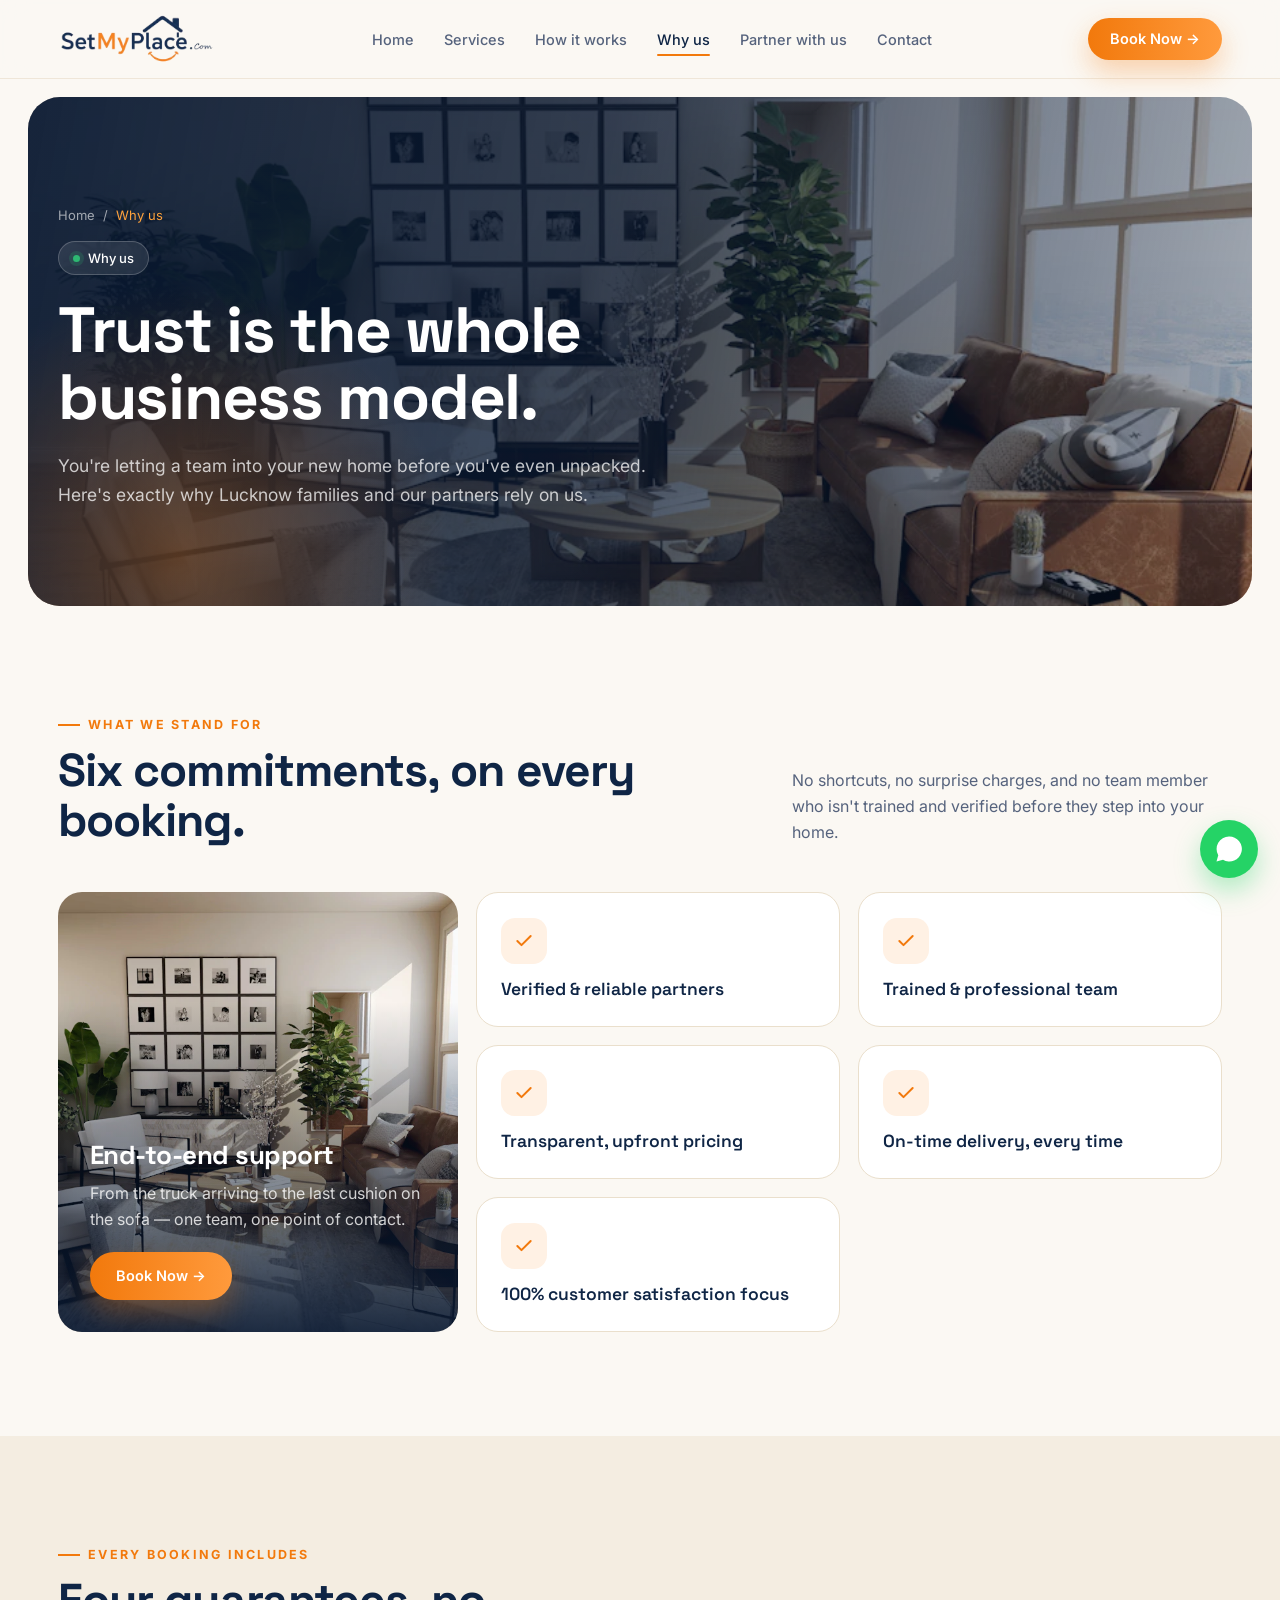
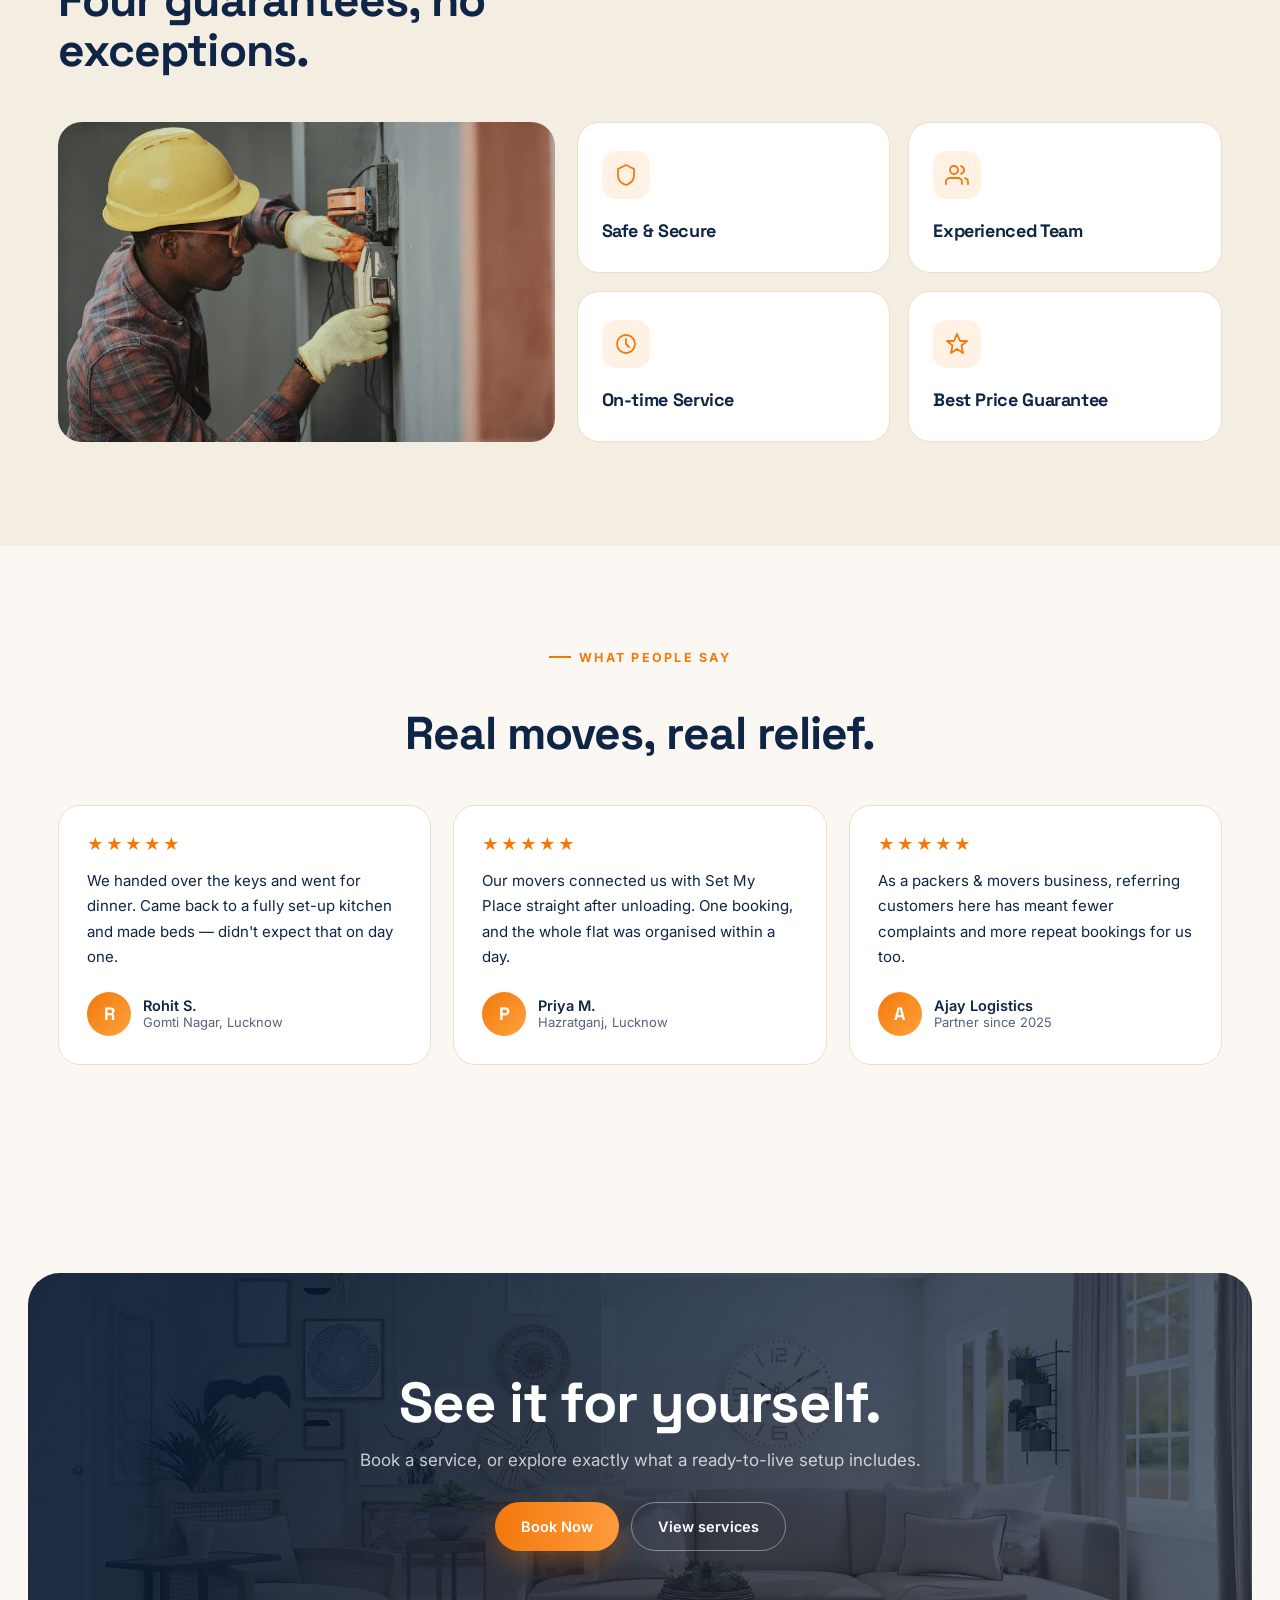
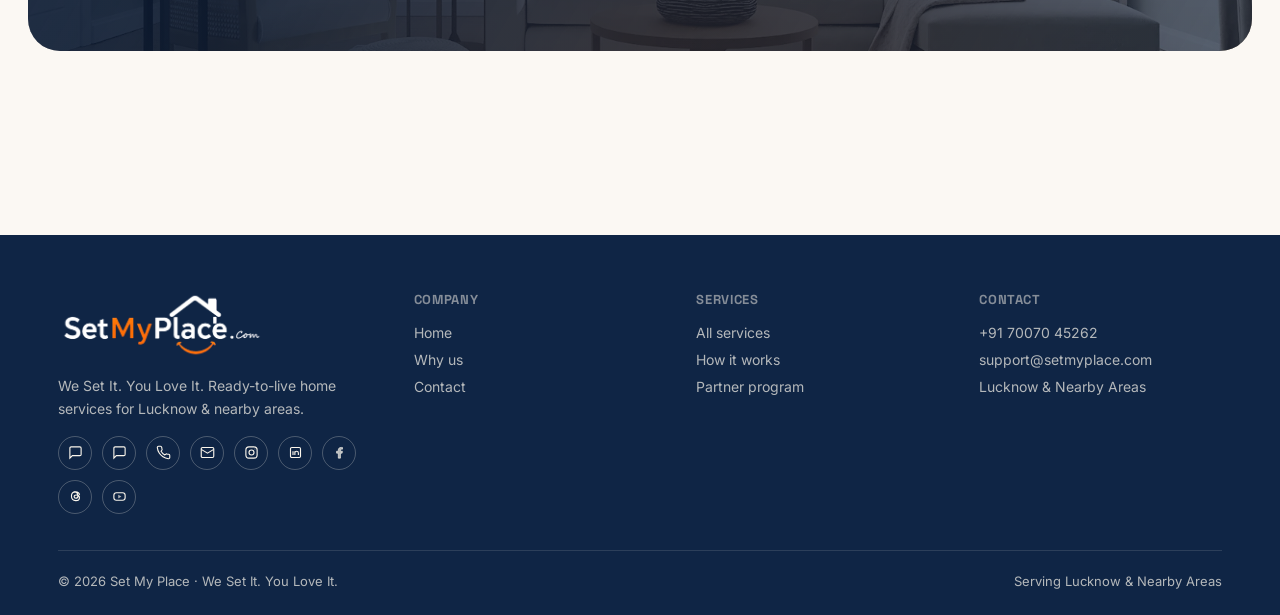
<file: setmyplace-website/frontend/why-us.html>
<!DOCTYPE html>
<html lang="en">
<head>
<meta charset="UTF-8">
<meta name="viewport" content="width=device-width, initial-scale=1.0">
<title>Why Choose Set My Place in Lucknow?</title>
<meta name="description" content="Discover why Lucknow families and moving businesses trust Set My Place for reliable, transparent ready-to-live home setup.">
<meta name="author" content="Set My Place">
<meta name="theme-color" content="#0F2545">
<link rel="canonical" href="https://www.setmyplace.com/why-us.html">
<meta property="og:type" content="website">
<meta property="og:title" content="Why Choose Set My Place in Lucknow?">
<meta property="og:description" content="Verified partners, trained teams, transparent pricing and end-to-end support for your move-in setup.">
<meta property="og:url" content="https://www.setmyplace.com/why-us.html">
<meta property="og:site_name" content="Set My Place">
<meta property="og:image" content="https://www.setmyplace.com/assets/og-preview.png">
<meta name="twitter:card" content="summary_large_image">
<meta name="twitter:title" content="Why Choose Set My Place in Lucknow?">
<meta name="twitter:description" content="Verified partners, trained teams, transparent pricing and end-to-end support for your move-in setup.">
<meta name="twitter:image" content="https://www.setmyplace.com/assets/og-preview.png">
<script type="application/ld+json">
{"@context":"https://schema.org","@type":"LocalBusiness","name":"Set My Place","url":"https://www.setmyplace.com/","sameAs":["https://www.facebook.com/profile.php?id=61594244943501"],"telephone":"+91 70070 45262","areaServed":"Lucknow, Uttar Pradesh","priceRange":"$$"}
</script>
<link rel="icon" href="../assets/icontitle.png">
<link rel="preconnect" href="https://fonts.googleapis.com">
<link rel="preconnect" href="https://fonts.gstatic.com" crossorigin>
<link href="https://fonts.googleapis.com/css2?family=Space+Grotesk:wght@400;500;600;700&family=Inter:wght@400;500;600;700&display=swap" rel="stylesheet">
<script>try{document.documentElement.classList.add(sessionStorage.getItem('smp-loaded')?'no-loader':'has-loader')}catch(e){document.documentElement.classList.add('no-loader')}</script>
<link rel="stylesheet" href="../assets/site.css?v=20261123f">
</head>
<body>

<div id="loader" aria-hidden="true">
  <div class="ld-logo"><span class="ld-ring2"></span><span class="ld-ring"></span><img src="../assets/icon.png" alt=""></div>
  <div class="ld-bottom">
    <div class="ld-pct"></div>
    <div class="ld-words"><b>Setting your place…</b>Shifting · Unpacking · Cleaning<br>Lucknow &amp; nearby</div>
  </div>
  <div class="ld-bar"></div>
</div>

<header class="site-header">
  <div class="wrap navbar">
    <a class="brand" href="index.html">
      <img src="../assets/logo-anim.webp" alt="Set My Place" width="157" height="50">
    </a>
    <nav class="main-nav">
      <ul>
        <li><a href="index.html">Home</a></li>
        <li><a href="services.html">Services</a></li>
        <li><a href="how-it-works.html">How it works</a></li>
        <li><a href="why-us.html" class="active">Why us</a></li>
        <li><a href="partner.html">Partner with us</a></li>
        <li><a href="contact.html">Contact</a></li>
      </ul>
    </nav>
    <div class="nav-right">
      <a class="btn-primary nav-cta" href="contact.html">Book Now →</a>
      <button class="menu-toggle" aria-label="Toggle menu" aria-expanded="false"><span></span><span></span><span></span></button>
    </div>
  </div>
  <div class="mobile-nav">
    <ul>
        <li><a href="index.html">Home</a></li>
        <li><a href="services.html">Services</a></li>
        <li><a href="how-it-works.html">How it works</a></li>
        <li><a href="why-us.html" class="active">Why us</a></li>
        <li><a href="partner.html">Partner with us</a></li>
        <li><a href="contact.html">Contact</a></li>
    </ul>
    <a class="btn-primary nav-cta" href="contact.html">Book Now</a>
  </div>
</header>

<section class="page-hero">
  <img src="../assets/img/unpack.webp" alt="" fetchpriority="high">
  <div class="wrap">
    <div class="crumbs rise"><a href="index.html">Home</a><span>/</span><span>Why us</span></div>
    <div class="eyebrow rise" style="--d:.05s"><i></i> Why us</div>
    <h1 class="rise" style="--d:.12s">Trust is the whole business model.</h1>
    <p class="lead rise" style="--d:.2s">You're letting a team into your new home before you've even unpacked. Here's exactly why Lucknow families and our partners rely on us.</p>
    
  </div>
</section>

<section class="sec">
  <div class="wrap">
    <div class="sec-head reveal">
      <div>
        <div class="kicker">What we stand for</div>
        <h2>Six commitments, on every booking.</h2>
      </div>
      <p>No shortcuts, no surprise charges, and no team member who isn't trained and verified before they step into your home.</p>
    </div>
  <div class="why-bento">
    <div class="why-big reveal">
      <img src="../assets/img/unpack.webp" alt="Set My Place team unpacking in a new home" loading="lazy">
      <div>
        <h3>End-to-end support</h3>
        <p>From the truck arriving to the last cushion on the sofa — one team, one point of contact.</p>
        <a class="btn-primary" href="contact.html">Book Now →</a>
      </div>
    </div>
    <div class="why-card check-item" data-delay="0"><div class="tick"><svg viewBox="0 0 24 24" fill="none" stroke="currentColor" stroke-width="2.4" stroke-linecap="round" stroke-linejoin="round"><path d="M20 6 9 17l-5-5"/></svg></div><span>Verified &amp; reliable partners</span></div>
    <div class="why-card check-item" data-delay="80"><div class="tick"><svg viewBox="0 0 24 24" fill="none" stroke="currentColor" stroke-width="2.4" stroke-linecap="round" stroke-linejoin="round"><path d="M20 6 9 17l-5-5"/></svg></div><span>Trained &amp; professional team</span></div>
    <div class="why-card check-item" data-delay="160"><div class="tick"><svg viewBox="0 0 24 24" fill="none" stroke="currentColor" stroke-width="2.4" stroke-linecap="round" stroke-linejoin="round"><path d="M20 6 9 17l-5-5"/></svg></div><span>Transparent, upfront pricing</span></div>
    <div class="why-card check-item" data-delay="240"><div class="tick"><svg viewBox="0 0 24 24" fill="none" stroke="currentColor" stroke-width="2.4" stroke-linecap="round" stroke-linejoin="round"><path d="M20 6 9 17l-5-5"/></svg></div><span>On-time delivery, every time</span></div>
    <div class="why-card check-item" data-delay="400"><div class="tick"><svg viewBox="0 0 24 24" fill="none" stroke="currentColor" stroke-width="2.4" stroke-linecap="round" stroke-linejoin="round"><path d="M20 6 9 17l-5-5"/></svg></div><span>100% customer satisfaction focus</span></div>
  </div>
  </div>
</section>

<section class="sec sec-alt">
  <div class="wrap">
    <div class="sec-head reveal">
      <div>
        <div class="kicker">Every booking includes</div>
        <h2>Four guarantees, no exceptions.</h2>
      </div>
    </div>
    <div class="photo-badges">
      <div class="ph reveal"><img src="../assets/img/install.webp" alt="Trained technician installing an appliance" loading="lazy"></div>
      <div class="badge-grid reveal">
      <div class="badge-card">
        <svg viewBox="0 0 24 24" fill="none" stroke-width="1.8" stroke-linecap="round" stroke-linejoin="round"><path d="M12 2l8 4v6c0 5-3.5 8.5-8 10-4.5-1.5-8-5-8-10V6z"/></svg>
        <h4>Safe &amp; Secure</h4>
      </div>
      <div class="badge-card">
        <svg viewBox="0 0 24 24" fill="none" stroke-width="1.8" stroke-linecap="round" stroke-linejoin="round"><path d="M17 21v-2a4 4 0 0 0-4-4H5a4 4 0 0 0-4 4v2"/><circle cx="9" cy="7" r="4"/><path d="M23 21v-2a4 4 0 0 0-3-3.87M16 3.13a4 4 0 0 1 0 7.75"/></svg>
        <h4>Experienced Team</h4>
      </div>
      <div class="badge-card">
        <svg viewBox="0 0 24 24" fill="none" stroke-width="1.8" stroke-linecap="round" stroke-linejoin="round"><circle cx="12" cy="12" r="9"/><path d="M12 7v5l3 3"/></svg>
        <h4>On-time Service</h4>
      </div>
      <div class="badge-card">
        <svg viewBox="0 0 24 24" fill="none" stroke-width="1.8" stroke-linecap="round" stroke-linejoin="round"><path d="M12 2l3 7h7l-5.5 4.5L18 21l-6-4-6 4 1.5-7.5L2 9h7z"/></svg>
        <h4>Best Price Guarantee</h4>
      </div>
    </div>
    </div>
  </div>
</section>

<section class="sec">
  <div class="wrap">
    <div class="sec-head center reveal">
      <div class="kicker">What people say</div>
      <h2>Real moves, real relief.</h2>
    </div>
    <div class="testi-grid static reveal">
      <div class="testi-card">
        <div class="testi-stars">★★★★★</div>
        <p>We handed over the keys and went for dinner. Came back to a fully set-up kitchen and made beds — didn't expect that on day one.</p>
        <div class="testi-who">
          <div class="testi-avatar">R</div>
          <div><div class="testi-name">Rohit S.</div><div class="testi-loc">Gomti Nagar, Lucknow</div></div>
        </div>
      </div>
      <div class="testi-card">
        <div class="testi-stars">★★★★★</div>
        <p>Our movers connected us with Set My Place straight after unloading. One booking, and the whole flat was organised within a day.</p>
        <div class="testi-who">
          <div class="testi-avatar">P</div>
          <div><div class="testi-name">Priya M.</div><div class="testi-loc">Hazratganj, Lucknow</div></div>
        </div>
      </div>
      <div class="testi-card">
        <div class="testi-stars">★★★★★</div>
        <p>As a packers &amp; movers business, referring customers here has meant fewer complaints and more repeat bookings for us too.</p>
        <div class="testi-who">
          <div class="testi-avatar">A</div>
          <div><div class="testi-name">Ajay Logistics</div><div class="testi-loc">Partner since 2025</div></div>
        </div>
      </div>
    </div>
  </div>
</section>

<section class="sec">
  <div class="cta-photo reveal-scale">
    <img src="../assets/img/living-room.webp" alt="" loading="lazy">
    <div class="wrap cta-in">
      <h2>See it for yourself.</h2>
      <p>Book a service, or explore exactly what a ready-to-live setup includes.</p>
      <div class="actions"><a class="btn-primary" href="contact.html">Book Now</a><a class="btn-light" href="services.html">View services</a></div>
    </div>
  </div>
</section>

<footer>
  <div class="wrap">
    <div class="foot-grid">
      <div>
      <div class="foot-brand"><img src="../assets/logowhite.png" alt="Set My Place"></div>
        <p class="foot-desc">We Set It. You Love It. Ready-to-live home services for Lucknow &amp; nearby areas.</p>
        <div class="social-row">
          <a href="https://wa.me/7007045262" target="_blank" rel="noopener" aria-label="WhatsApp"><svg viewBox="0 0 24 24" fill="none" stroke-width="1.8"><path d="M21 15a2 2 0 0 1-2 2H7l-4 4V5a2 2 0 0 1 2-2h14a2 2 0 0 1 2 2z"/></svg></a>
          <a href="https://www.whatsapp.com/channel/0029VbDy4C4GufIt0J9M9A1R" target="_blank" rel="noopener" aria-label="WhatsApp Channel"><svg viewBox="0 0 24 24" fill="none" stroke-width="1.8"><path d="M21 15a2 2 0 0 1-2 2H7l-4 4V5a2 2 0 0 1 2-2h14a2 2 0 0 1 2 2z"/></svg></a>
          <a href="tel:+917007045262" aria-label="Call"><svg viewBox="0 0 24 24" fill="none" stroke-width="1.8"><path d="M22 16.92v3a2 2 0 0 1-2.18 2 19.79 19.79 0 0 1-8.63-3.07 19.5 19.5 0 0 1-6-6 19.79 19.79 0 0 1-3.07-8.67A2 2 0 0 1 4.11 2h3a2 2 0 0 1 2 1.72c.12.9.3 1.77.54 2.61a2 2 0 0 1-.45 2.11L8.09 9.91a16 16 0 0 0 6 6l1.47-1.11a2 2 0 0 1 2.11-.45c.84.24 1.71.42 2.61.54A2 2 0 0 1 22 16.92z"/></svg></a>
          <a href="mailto:support@setmyplace.com" aria-label="Email"><svg viewBox="0 0 24 24" fill="none" stroke-width="1.8"><rect x="2" y="4" width="20" height="16" rx="2"/><path d="M2 7l10 6 10-6"/></svg></a>
          <a href="https://www.instagram.com/setmyplaceofficial" target="_blank" rel="noopener" aria-label="Instagram"><svg viewBox="0 0 24 24" fill="none" stroke-width="1.8"><rect x="3" y="3" width="18" height="18" rx="5"/><circle cx="12" cy="12" r="4"/><circle cx="17.5" cy="6.5" r=".8" fill="currentColor" stroke="none"/></svg></a>
          <a href="https://www.linkedin.com/company/set-my-place" target="_blank" rel="noopener" aria-label="LinkedIn"><svg viewBox="0 0 24 24" fill="none" stroke-width="1.8"><rect x="4" y="4" width="16" height="16" rx="2"/><path d="M8 10v6M8 7.5v.01M11 16v-3.2a2.8 2.8 0 0 1 5.6 0V16M11 10v6"/></svg></a>
          <a href="https://www.facebook.com/profile.php?id=61594244943501" target="_blank" rel="noopener" aria-label="Facebook"><svg viewBox="0 0 24 24" fill="currentColor"><path d="M13.5 21v-8h2.7l.4-3h-3.1V8.1c0-.9.3-1.5 1.6-1.5h1.7V4a22 22 0 0 0-2.5-.1c-2.5 0-4.2 1.5-4.2 4.3V10H7.3v3h2.8v8h3.4Z"/></svg></a>
          <a href="https://www.threads.com/@setmyplaceofficial" target="_blank" rel="noopener" aria-label="Threads"><svg viewBox="0 0 24 24" fill="none" stroke-width="1.8"><path d="M18.5 9.5c-.5-3.1-2.7-5-6.3-5-4.2 0-6.7 2.5-6.7 6.8 0 4.6 2.7 7.2 7 7.2 3.7 0 5.8-1.8 5.8-4.7 0-2.7-1.8-4.3-4.8-4.3-2.3 0-3.7 1-3.7 2.7 0 1.5 1.1 2.4 2.8 2.4 2.1 0 3.3-1.3 3.3-3.6 0-4.3-2.3-6.7-6.4-6.7"/></svg></a>
          <a href="https://www.youtube.com/@SetMyPlace" target="_blank" rel="noopener" aria-label="YouTube"><svg viewBox="0 0 24 24" fill="none" stroke-width="1.8"><rect x="3" y="6" width="18" height="12" rx="4"/><path d="m10 9 5 3-5 3Z" fill="currentColor" stroke="none"/></svg></a>
        </div>
    </a>
      </div>
      <div class="foot-col">
        <h5>Company</h5>
        <ul>
          <li><a href="index.html">Home</a></li>
          <li><a href="why-us.html">Why us</a></li>
          <li><a href="contact.html">Contact</a></li>
        </ul>
      </div>
      <div class="foot-col">
        <h5>Services</h5>
        <ul>
          <li><a href="services.html">All services</a></li>
          <li><a href="how-it-works.html">How it works</a></li>
          <li><a href="partner.html">Partner program</a></li>
        </ul>
      </div>
      <div class="foot-col">
        <h5>Contact</h5>
        <ul>
          <li><a href="tel:+917007045262">+91 70070 45262</a></li>
          <li><a href="mailto:support@setmyplace.com">support@setmyplace.com</a></li>
          <li>Lucknow &amp; Nearby Areas</li>
        </ul>
      </div>
    </div>
    <div class="foot-bottom">
      <span>© 2026 Set My Place · We Set It. You Love It.</span>
      <span>Serving Lucknow &amp; Nearby Areas</span>
    </div>
  </div>
</footer>

<a class="wa-float" href="https://wa.me/917007045262" target="_blank" rel="noopener" aria-label="Chat on WhatsApp"><svg viewBox="0 0 24 24"><path d="M17.5 14.4c-.3-.1-1.8-.9-2-1s-.5-.1-.7.1-.8 1-.9 1.2-.3.2-.6.1a8.2 8.2 0 0 1-4-3.5c-.3-.5.3-.5.9-1.6.1-.2 0-.4 0-.5l-.9-2.2c-.2-.6-.5-.5-.7-.5h-.6a1.1 1.1 0 0 0-.8.4 3.4 3.4 0 0 0-1 2.5 5.9 5.9 0 0 0 1.2 3.1c.2.2 2.1 3.2 5.1 4.5 1.9.8 2.6.9 3.6.7.6-.1 1.8-.7 2-1.4s.3-1.3.2-1.4l-.8-.5zM12 2a10 10 0 0 0-8.6 15l-1.4 5 5.2-1.4A10 10 0 1 0 12 2z"/></svg></a>
<button class="to-top" aria-label="Back to top"><svg viewBox="0 0 24 24" fill="none" stroke-width="2"><path d="M12 19V5M5 12l7-7 7 7"/></svg></button>

<script src="../assets/main.js?v=20261123" defer></script>
<script src="../assets/site.js?v=20261123" defer></script>
</body>
</html>
</file>
<file: setmyplace-website/assets/site.css>
/* ============================================================
   Set My Place — "Warm Home + Glow" stylesheet (public pages)
   The admin page keeps using style.css.
   ============================================================ */
@property --n { syntax:'<integer>'; inherits:false; initial-value:0; }
:root{
  --navy:#0F2545; --navy-d:#0A1A33; --navy-2:#16335E;
  --cream:#FBF8F3; --cream-2:#F4EDE1; --line:#EADFCC;
  --ink:#0F2545; --muted:#56637D; --soft:#8A93AB;
  --o:#F2790C; --o2:#FFA23C; --o-tint:#FFF1E4;
  --white:#fff;
  --maxw:1220px;
  --ease:cubic-bezier(.2,.7,.2,1);
  --shadow:0 30px 60px rgba(15,37,69,.14);
  /* aliases used by copied form/overlay rules */
  --orange:var(--o); --orange-2:var(--o2); --paper:var(--cream); --paper-2:var(--cream-2);
}
*{box-sizing:border-box}
html{scroll-behavior:smooth}
body{margin:0;font-family:Inter,system-ui,sans-serif;background:var(--cream);color:var(--ink);-webkit-font-smoothing:antialiased;overflow-x:hidden}
h1,h2,h3,h4,h5{font-family:'Space Grotesk',sans-serif;margin:0;letter-spacing:-.02em;color:inherit}
p{margin:0}
a{color:inherit;text-decoration:none}
img{display:block;max-width:100%}
button{font-family:inherit}
::selection{background:var(--o);color:#fff}
.wrap{max-width:var(--maxw);margin:0 auto;padding:0 28px}

/* ---------- buttons ---------- */
.btn-primary,.btn-ghost,.btn-light,.btn-navy,.btn-outline-navy{
  display:inline-flex;align-items:center;justify-content:center;gap:8px;padding:15px 26px;border-radius:999px;
  font-weight:600;font-size:14.5px;line-height:1.2;cursor:pointer;border:0;font-family:inherit;
  transition:transform .25s var(--ease),box-shadow .25s var(--ease),background .25s,color .25s;
}
.btn-primary:hover,.btn-ghost:hover,.btn-light:hover,.btn-navy:hover,.btn-outline-navy:hover{transform:translateY(-2px)}
.btn-primary{background:linear-gradient(90deg,var(--o),#FF9A3C);color:#fff;box-shadow:0 12px 28px rgba(242,121,12,.32)}
.btn-primary:hover{box-shadow:0 16px 36px rgba(242,121,12,.45)}
.btn-navy{background:var(--navy);color:#fff}
.btn-ghost,.btn-outline-navy{background:transparent;border:1.5px solid var(--navy);color:var(--navy)}
.btn-ghost:hover,.btn-outline-navy:hover{background:var(--navy);color:#fff}
.btn-light{background:transparent;border:1.5px solid rgba(255,255,255,.4);color:#fff}
.btn-light:hover{background:#fff;color:var(--navy)}
.btn-primary svg{width:16px;height:16px}
.actions{display:flex;gap:12px;flex-wrap:wrap}

/* ---------- loader (first visit per session) ---------- */
#loader{position:fixed;inset:0;z-index:10000;background:var(--navy-d);color:#fff;overflow:hidden;
  clip-path:inset(0 0 0 0);animation:ldOut .8s cubic-bezier(.75,0,.2,1) 2.2s forwards}
#loader.done{animation:ldOut .75s cubic-bezier(.75,0,.2,1) forwards}
html.no-loader #loader{display:none}
@keyframes ldOut{to{clip-path:inset(0 0 100% 0);visibility:hidden}}
#loader::before{content:"";position:absolute;left:50%;top:44%;width:620px;height:620px;transform:translate(-50%,-50%);border-radius:50%;
  background:radial-gradient(circle,rgba(242,121,12,.25),transparent 62%);animation:ldGlow 2.4s ease-in-out infinite}
@keyframes ldGlow{50%{opacity:.6;transform:translate(-50%,-50%) scale(1.12)}}
#loader .ld-logo{position:absolute;left:50%;top:44%;width:120px;height:120px;transform:translate(-50%,-50%)}
#loader .ld-logo img{width:100%;height:100%;object-fit:contain;animation:ldPulse 1.4s ease-in-out infinite}
#loader .ld-ring{position:absolute;inset:-20px;border-radius:50%;border:2.5px solid transparent;border-top-color:var(--o);border-right-color:var(--o2);animation:spin 1s linear infinite}
#loader .ld-ring2{position:absolute;inset:-34px;border-radius:50%;border:1px dashed rgba(255,255,255,.16);animation:spin 9s linear infinite reverse}
@keyframes spin{to{transform:rotate(360deg)}}
@keyframes ldPulse{50%{transform:scale(.93);opacity:.85}}
#loader .ld-bottom{position:absolute;left:6vw;right:6vw;bottom:5vw;display:flex;justify-content:space-between;align-items:flex-end;gap:20px}
#loader .ld-pct{font-family:'Space Grotesk',sans-serif;font-size:clamp(72px,13vw,170px);font-weight:700;line-height:.85;letter-spacing:-.05em;
  counter-reset:n var(--n);animation:ldCount 2s cubic-bezier(.3,.7,.3,1) forwards}
#loader .ld-pct:empty::after{content:counter(n) "%"}
@keyframes ldCount{from{--n:0}to{--n:100}}
#loader .ld-words{text-align:right;font-size:13px;line-height:2;color:rgba(255,255,255,.55)}
#loader .ld-words b{display:block;color:#fff;font-family:'Space Grotesk',sans-serif;font-size:20px;font-weight:600;letter-spacing:-.01em}
#loader .ld-bar{position:absolute;left:0;bottom:0;height:5px;width:100%;background:linear-gradient(90deg,var(--o),var(--o2));
  transform-origin:left;transform:scaleX(0);animation:ldBar 2s cubic-bezier(.3,.7,.3,1) forwards}
@keyframes ldBar{to{transform:scaleX(1)}}

/* ---------- header ---------- */
.site-header{position:sticky;top:0;z-index:50;background:rgba(251,248,243,.82);backdrop-filter:blur(14px);-webkit-backdrop-filter:blur(14px);
  border-bottom:1px solid rgba(234,223,204,.7);transition:transform .35s var(--ease),box-shadow .3s,background .3s}
.site-header.scrolled{background:rgba(251,248,243,.92);box-shadow:0 10px 30px rgba(15,37,69,.08)}
.site-header.nav-hidden{transform:translateY(-100%)}
.navbar{display:flex;align-items:center;justify-content:space-between;gap:24px;height:78px}
.brand{display:flex;align-items:center;flex:none}
.brand img{height:50px;width:auto}
.main-nav ul{list-style:none;margin:0;padding:0;display:flex;gap:30px}
.main-nav a{font-size:14.5px;font-weight:500;color:var(--muted);position:relative;padding:6px 0;transition:color .2s}
.main-nav a::after{content:"";position:absolute;left:0;right:0;bottom:-2px;height:2px;border-radius:2px;background:var(--o);transform:scaleX(0);transition:transform .3s var(--ease)}
.main-nav a:hover,.main-nav a.active{color:var(--navy)}
.main-nav a:hover::after,.main-nav a.active::after{transform:scaleX(1)}
.nav-right{display:flex;align-items:center;gap:12px}
.nav-right .nav-cta{padding:12px 22px}
.menu-toggle{display:none;width:44px;height:44px;border-radius:12px;border:1px solid var(--line);background:#fff;cursor:pointer;position:relative}
.menu-toggle span{position:absolute;left:12px;right:12px;height:2px;border-radius:2px;background:var(--navy);transition:transform .3s,opacity .3s}
.menu-toggle span:nth-child(1){top:15px}.menu-toggle span:nth-child(2){top:21px}.menu-toggle span:nth-child(3){top:27px}
.menu-toggle.open span:nth-child(1){transform:translateY(6px) rotate(45deg)}
.menu-toggle.open span:nth-child(2){opacity:0}
.menu-toggle.open span:nth-child(3){transform:translateY(-6px) rotate(-45deg)}
.mobile-nav{display:none}

/* ---------- reveal (classes driven by main.js) ---------- */
.reveal{opacity:0;transform:translateY(28px);transition:opacity .8s var(--ease),transform .8s var(--ease)}
.reveal-scale{opacity:0;transform:scale(.96);transition:opacity .8s var(--ease),transform .8s var(--ease)}
.check-item{opacity:0;transform:translateY(18px);transition:opacity .6s var(--ease),transform .6s var(--ease),box-shadow .3s}
.reveal.in,.reveal-scale.in,.check-item.in{opacity:1;transform:none}
.rise{opacity:0;transform:translateY(26px);animation:rise .9s var(--ease) forwards;animation-delay:calc(var(--d,0s) + .1s)}
html.has-loader .rise{animation-delay:calc(var(--d,0s) + 2.5s)}
@keyframes rise{to{opacity:1;transform:none}}

/* ---------- section basics ---------- */
.sec{padding:104px 0}
.sec.tight-top{padding-top:0}
.sec-alt{background:var(--cream-2)}
.kicker{display:inline-flex;align-items:center;gap:8px;font-size:12.5px;letter-spacing:.18em;text-transform:uppercase;color:var(--o);font-weight:700;margin-bottom:14px}
.kicker::before{content:"";width:22px;height:2px;background:currentColor}
.kicker.light{color:var(--o2)}
.sec-head{display:flex;justify-content:space-between;align-items:flex-end;gap:30px;margin-bottom:46px}
.sec-head h2{font-size:clamp(30px,3.6vw,48px);max-width:680px;line-height:1.08}
.sec-head p{color:var(--muted);max-width:430px;line-height:1.65}
.sec-head.center{flex-direction:column;align-items:center;text-align:center}
.sec-head.center h2{margin:0 auto}
.sec-head.center p{max-width:560px}
.sec-head.stack{flex-direction:column;align-items:flex-start}
.sec-head.stack p{max-width:620px}
.center-cta{text-align:center;margin-top:46px}

/* ---------- home hero ---------- */
.hero-home{position:relative;padding:64px 0 0;overflow:hidden}
.hero-home::before{content:"";position:absolute;right:-200px;top:-160px;width:760px;height:760px;border-radius:50%;background:radial-gradient(circle,rgba(242,121,12,.16),transparent 62%);pointer-events:none}
.hero-grid{position:relative;display:grid;grid-template-columns:1fr 1.05fr;gap:50px;align-items:center}
.eyebrow{display:inline-flex;gap:8px;align-items:center;font-size:13px;background:#fff;border:1px solid var(--line);padding:8px 14px;border-radius:999px;margin-bottom:22px;font-weight:500;color:var(--navy)}
.eyebrow i{width:7px;height:7px;border-radius:50%;background:#2EB872;box-shadow:0 0 0 4px rgba(46,184,114,.18)}
.hero-home h1{font-size:clamp(40px,5vw,66px);line-height:1.03}
h1 em,h2 em{font-style:normal;background:linear-gradient(90deg,var(--o),#FF9A3C);-webkit-background-clip:text;background-clip:text;color:transparent}
.lead{font-size:17.5px;color:var(--muted);line-height:1.65;max-width:540px;margin:22px 0 32px}
.trust{display:flex;gap:16px;align-items:center;margin-top:34px;font-size:13.5px;color:var(--muted)}
.trust b{color:var(--ink)}
.avatars{display:flex}
.avatars span{width:38px;height:38px;border-radius:50%;border:3px solid var(--cream);margin-left:-10px;display:grid;place-items:center;background:var(--navy);color:#fff;font:700 14px 'Space Grotesk',sans-serif}
.avatars span:first-child{margin-left:0}.avatars span:nth-child(2){background:var(--o)}.avatars span:nth-child(3){background:var(--navy-2)}.avatars span:last-child{background:#fff;color:var(--ink)}
.collage{position:relative;height:540px}
.collage .ph{position:absolute;border-radius:24px;overflow:hidden;box-shadow:0 30px 60px rgba(15,37,69,.18)}
.collage .ph img{width:100%;height:100%;object-fit:cover;transition:transform 1.2s var(--ease)}
.collage .ph:hover img{transform:scale(1.06)}
.collage .p1{left:12%;top:0;width:66%;height:74%}
.collage .p2{right:0;bottom:4%;width:42%;height:44%;border:6px solid var(--cream)}
.collage .p3{left:0;bottom:0;width:36%;height:38%;border:6px solid var(--cream)}
.float-card{position:absolute;z-index:3;background:rgba(255,255,255,.93);backdrop-filter:blur(10px);border-radius:16px;padding:13px 17px;font-size:12.5px;color:var(--muted);
  box-shadow:0 18px 40px rgba(15,37,69,.16);display:flex;gap:11px;align-items:center}
.float-card .fc-in{display:flex;gap:11px;align-items:center;animation:float 5s ease-in-out infinite}
.float-card b{display:block;font-family:'Space Grotesk',sans-serif;font-size:20px;color:var(--ink);line-height:1.1}
.float-card i{width:38px;height:38px;border-radius:11px;background:var(--o-tint);display:grid;place-items:center;font-style:normal;font-size:18px}
.float-card.c1{right:6%;top:6%}
.float-card.c2{left:2%;top:44%}.float-card.c2 .fc-in{animation-delay:-2.4s}
@keyframes float{50%{transform:translateY(-10px)}}
.marquee{margin-top:70px;background:var(--navy);color:#fff;padding:20px 0;white-space:nowrap;overflow:hidden;font-family:'Space Grotesk',sans-serif;font-size:19px}
.marquee div{display:inline-block;animation:mq 34s linear infinite}
@keyframes mq{to{transform:translateX(-50%)}}
.marquee span{margin:0 28px}
.marquee span::before{content:"\2726  ";color:var(--o)}

/* ---------- photo service cards ---------- */
.svc-grid{display:grid;grid-template-columns:repeat(3,1fr);gap:22px}
.svc-card{display:block;background:#fff;border:1px solid var(--line);border-radius:24px;overflow:hidden;transition:opacity .8s var(--ease),transform .4s var(--ease),box-shadow .4s}
.svc-card.in:hover{transform:translateY(-8px);box-shadow:var(--shadow)}
.svc-img{position:relative;height:210px;overflow:hidden;background:var(--cream-2)}
.svc-img img{width:100%;height:100%;object-fit:cover;transition:transform 1s var(--ease)}
.svc-card:hover .svc-img img{transform:scale(1.08)}
.svc-img::after{content:"";position:absolute;inset:0;background:linear-gradient(180deg,transparent 50%,rgba(15,37,69,.45))}
.num-pill{position:absolute;z-index:2;left:18px;bottom:14px;color:#fff;font-family:'Space Grotesk',sans-serif;font-weight:700;font-size:13.5px;background:rgba(255,255,255,.18);backdrop-filter:blur(8px);border:1px solid rgba(255,255,255,.3);padding:5px 11px;border-radius:999px}
.svc-body{padding:24px 26px 26px}
.svc-body h3{font-size:21px;margin-bottom:8px}
.svc-body p{font-size:14.5px;color:var(--muted);line-height:1.6;margin-bottom:16px}
.more{font-size:14px;font-weight:600;color:var(--o)}

/* ---------- stats band ---------- */
.stats-band{position:relative;background:var(--navy-d);color:#fff;overflow:hidden;border-radius:32px;margin:0 28px;padding:80px 0}
.stats-band::before{content:"";position:absolute;left:-10%;top:-60%;width:700px;height:700px;border-radius:50%;background:radial-gradient(circle,rgba(242,121,12,.28),transparent 62%)}
.stats-band::after{content:"";position:absolute;inset:0;background-image:linear-gradient(rgba(255,255,255,.04) 1px,transparent 1px),linear-gradient(90deg,rgba(255,255,255,.04) 1px,transparent 1px);background-size:56px 56px;
  -webkit-mask:linear-gradient(90deg,#000,transparent 70%);mask:linear-gradient(90deg,#000,transparent 70%)}
.stats-band .wrap{position:relative;z-index:1;display:grid;grid-template-columns:1fr 1.4fr;gap:50px;align-items:center}
.stats-band h2{font-size:clamp(28px,3.2vw,42px);line-height:1.1;margin-bottom:14px}
.stats-band p{color:rgba(255,255,255,.65);line-height:1.65}
.stats{display:grid;grid-template-columns:1fr 1fr;gap:16px}
.stat{background:rgba(255,255,255,.05);border:1px solid rgba(255,255,255,.1);border-radius:20px;padding:26px;backdrop-filter:blur(8px)}
.stat-num{font-family:'Space Grotesk',sans-serif;font-size:44px;font-weight:700;display:block;line-height:1.1;margin-bottom:4px}
.stat-num.small{color:var(--o2)}
.stat-label{font-size:14px;color:rgba(255,255,255,.6)}

/* ---------- before / after ---------- */
.ba{position:relative;height:520px;border-radius:28px;overflow:hidden;user-select:none;box-shadow:var(--shadow);--x:50%}
.ba img{position:absolute;inset:0;width:100%;height:100%;object-fit:cover}
.ba .before{position:absolute;inset:0;z-index:0}
.ba .before img{filter:grayscale(.9) brightness(.62) contrast(.9) blur(1px)}
.ba .before::after{content:"";position:absolute;inset:0;background:linear-gradient(180deg,rgba(60,50,40,.25),rgba(30,25,20,.45))}
.ba .before svg{position:absolute;inset:0;width:100%;height:100%;z-index:1;filter:drop-shadow(0 12px 14px rgba(0,0,0,.45))}
.ba .after{z-index:1;clip-path:inset(0 0 0 var(--x))}
.ba .handle{position:absolute;z-index:2;top:0;bottom:0;left:var(--x);width:3px;background:#fff;transform:translateX(-50%);pointer-events:none}
.ba .handle::after{content:"\27F7";position:absolute;top:50%;left:50%;transform:translate(-50%,-50%);width:54px;height:54px;border-radius:50%;background:var(--o);color:#fff;display:grid;place-items:center;font-size:22px;box-shadow:0 10px 30px rgba(242,121,12,.5)}
.ba .tag{position:absolute;z-index:2;top:22px;padding:8px 14px;border-radius:999px;font-size:13px;font-weight:600;background:rgba(255,255,255,.9);pointer-events:none}
.ba .tl{left:22px}.ba .tr{right:22px;background:var(--o);color:#fff}
.ba input{position:absolute;z-index:3;inset:0;width:100%;height:100%;opacity:0;cursor:ew-resize;margin:0}

/* ---------- steps / timeline ---------- */
.timeline{display:grid;grid-template-columns:repeat(4,1fr);gap:22px;position:relative}
.timeline-with-truck{padding-top:124px;--truck-x:12%}
/* highway: asphalt, white edge lines, moving yellow centre dashes */
.timeline-with-truck::before{content:"";position:absolute;left:0;right:0;top:66px;height:36px;border-radius:8px;
  background:
    linear-gradient(#fff,#fff) 0 4px/100% 2px no-repeat,
    linear-gradient(#fff,#fff) 0 calc(100% - 4px)/100% 2px no-repeat,
    linear-gradient(90deg,#FFC83D 0 24px,transparent 24px) 0 50%/44px 3px repeat-x,
    linear-gradient(180deg,#3A4456,#262E3C);
  box-shadow:0 12px 22px -12px rgba(15,37,69,.45),inset 0 1px 0 rgba(255,255,255,.08);
  animation:roadMove 1.4s linear infinite}
/* city skyline at the end of the highway */
.timeline-with-truck::after{content:"";position:absolute;z-index:0;right:0;top:2px;width:320px;height:64px;pointer-events:none;
  background:url("data:image/svg+xml,%3Csvg xmlns='http://www.w3.org/2000/svg' viewBox='0 0 260 60'%3E%3Cg fill='%23CBD4E2'%3E%3Crect x='0' y='32' width='22' height='28'/%3E%3Crect x='40' y='22' width='20' height='38'/%3E%3Crect x='150' y='26' width='22' height='34'/%3E%3Crect x='230' y='16' width='30' height='44'/%3E%3C/g%3E%3Cg fill='%2316335E'%3E%3Crect x='14' y='20' width='26' height='40'/%3E%3Crect x='58' y='8' width='22' height='52'/%3E%3Crect x='67' y='1' width='4' height='7'/%3E%3Crect x='92' y='34' width='56' height='26'/%3E%3Cpath d='M104 34a16 16 0 0 1 32 0z'/%3E%3Crect x='119' y='11' width='2' height='8'/%3E%3Crect x='92' y='18' width='5' height='16'/%3E%3Crect x='143' y='18' width='5' height='16'/%3E%3Ccircle cx='94.5' cy='18' r='3.5'/%3E%3Ccircle cx='145.5' cy='18' r='3.5'/%3E%3Crect x='172' y='14' width='24' height='46'/%3E%3Crect x='200' y='28' width='30' height='32'/%3E%3C/g%3E%3Cg fill='%23FFA23C'%3E%3Crect x='62' y='14' width='4' height='4'/%3E%3Crect x='71' y='14' width='4' height='4'/%3E%3Crect x='62' y='24' width='4' height='4'/%3E%3Crect x='71' y='34' width='4' height='4'/%3E%3Crect x='62' y='44' width='4' height='4'/%3E%3Crect x='19' y='26' width='4' height='4'/%3E%3Crect x='29' y='36' width='4' height='4'/%3E%3Crect x='19' y='46' width='4' height='4'/%3E%3Crect x='117' y='44' width='6' height='16' rx='3'/%3E%3Crect x='100' y='42' width='4' height='5'/%3E%3Crect x='136' y='42' width='4' height='5'/%3E%3Crect x='177' y='20' width='4' height='4'/%3E%3Crect x='187' y='30' width='4' height='4'/%3E%3Crect x='177' y='42' width='4' height='4'/%3E%3Crect x='206' y='34' width='4' height='4'/%3E%3Crect x='218' y='44' width='4' height='4'/%3E%3C/g%3E%3C/svg%3E") right bottom/contain no-repeat;
  -webkit-mask-image:linear-gradient(90deg,transparent,#000 35%);mask-image:linear-gradient(90deg,transparent,#000 35%)}
@keyframes roadMove{to{background-position:0 4px,0 calc(100% - 4px),-44px 50%,0 0}}
/* green highway sign on a post above each step */
.timeline-with-truck .step::before{content:var(--sign) "  \2197";position:absolute;z-index:2;right:6px;top:-116px;
  padding:5px 10px;border-radius:5px;background:#0E6B3B;color:#fff;border:2px solid #fff;outline:1px solid #0E6B3B;
  font:700 11px/1 'Space Grotesk',sans-serif;letter-spacing:.08em;white-space:pre;box-shadow:0 4px 10px rgba(15,37,69,.18)}
.timeline-with-truck .step:nth-child(3){--sign:"HAZRATGANJ"}
.timeline-with-truck .step:nth-child(4){--sign:"GOMTI NAGAR"}
.timeline-with-truck .step:nth-child(5){--sign:"INDIRA NAGAR"}
.timeline-with-truck .step:nth-child(6){--sign:"ALIGANJ"}
.timeline-with-truck .step::after{content:"";position:absolute;z-index:1;right:30px;top:-92px;width:3px;height:34px;
  background:linear-gradient(90deg,#9AA3B2,#6B7486);border-radius:2px}
/* traffic on the highway */
.road-traffic{position:absolute;z-index:2;left:0;right:0;top:60px;height:44px;overflow:hidden;pointer-events:none}
.road-traffic .veh{position:absolute;left:-90px;animation:drive linear infinite;filter:drop-shadow(0 3px 3px rgba(15,37,69,.25))}
.road-traffic .veh svg{display:block}
.road-traffic .lane-b{bottom:2px}
.road-traffic .lane-a{bottom:20px}
.road-traffic .lane-a{animation-name:driveBack}
.road-traffic .v1{animation-duration:9s}
.road-traffic .v2{animation-duration:13s;animation-delay:-6s}
.road-traffic .v3{animation-duration:16s;animation-delay:-3s}
.road-traffic .v4{animation-duration:11s;animation-delay:-8s}
.road-traffic .v5{animation-duration:14s;animation-delay:-11s}
@keyframes drive{from{left:-90px}to{left:calc(100% + 20px)}}
@keyframes driveBack{from{left:calc(100% + 20px);transform:scaleX(-1)}to{left:-90px;transform:scaleX(-1)}}
.timeline-truck{position:absolute;z-index:3;top:30px;left:var(--truck-x);width:96px;height:58px;transform:translateX(-50%);transition:left .7s var(--ease),transform .4s}
.timeline-truck img{width:100%;height:100%;object-fit:contain;filter:drop-shadow(0 5px 5px rgba(15,37,69,.16))}
.timeline-with-truck:has(.step:hover) .timeline-truck{transform:translate(-50%,-4px) rotate(-2deg)}
.step{position:relative}
.step-img{position:relative;height:190px;border-radius:20px;overflow:hidden;margin-bottom:20px}
.step-img img{width:100%;height:100%;object-fit:cover;transition:transform .9s var(--ease)}
.step:hover .step-img img{transform:scale(1.06)}
.step .dot{width:46px;height:46px;border-radius:50%;background:var(--navy);color:#fff;font-family:'Space Grotesk',sans-serif;font-weight:700;display:grid;place-items:center;transition:transform .3s,background .3s}
.step-img .dot{position:absolute;left:16px;top:16px;background:var(--o);box-shadow:0 0 0 6px rgba(255,255,255,.5)}
.step.active .dot,.step:hover .dot{background:var(--o)}
.step h4{font-size:19px;margin-bottom:6px}
.step p{font-size:14px;color:var(--muted);line-height:1.6}
.timeline.steps-6{grid-template-columns:repeat(3,1fr);gap:20px}
.steps-6 .step{background:#fff;border:1px solid var(--line);border-radius:22px;padding:28px;transition:opacity .8s var(--ease),transform .8s var(--ease),box-shadow .3s}
.steps-6 .step.in:hover{transform:translateY(-5px);box-shadow:0 20px 40px rgba(15,37,69,.1)}
.steps-6 .step .dot{margin-bottom:18px}
.steps-6 .step.active{background:var(--navy);color:#fff;border-color:var(--navy)}
.steps-6 .step.active p{color:rgba(255,255,255,.7)}

/* ---------- why bento ---------- */
.why-bento{display:grid;grid-template-columns:1.1fr 1fr 1fr;gap:18px}
.why-big{grid-row:span 3;position:relative;border-radius:24px;overflow:hidden;min-height:440px;color:#fff;display:flex;align-items:flex-end;padding:32px}
.why-big img{position:absolute;inset:0;width:100%;height:100%;object-fit:cover}
.why-big::before{content:"";position:absolute;inset:0;z-index:1;background:linear-gradient(180deg,transparent 25%,rgba(10,26,51,.92))}
.why-big > div{position:relative;z-index:2}
.why-big h3{font-size:26px;margin-bottom:10px;line-height:1.15}
.why-big p{color:rgba(255,255,255,.8);line-height:1.6;margin-bottom:20px}
.why-card{background:#fff;border:1px solid var(--line);border-radius:22px;padding:24px;display:flex;flex-direction:column;justify-content:center}
.why-card.in:hover{transform:translateY(-5px);box-shadow:0 20px 40px rgba(15,37,69,.1)}
.why-card .tick{width:46px;height:46px;border-radius:14px;background:var(--o-tint);display:grid;place-items:center;margin-bottom:14px;color:var(--o)}
.why-card .tick svg{width:20px;height:20px}
.why-card span{font-family:'Space Grotesk',sans-serif;font-weight:600;font-size:17.5px;line-height:1.3}

/* ---------- badge cards / benefits ---------- */
.badge-grid{display:grid;grid-template-columns:repeat(4,1fr);gap:18px}
.badge-grid.six{grid-template-columns:repeat(3,1fr)}
.badge-card{background:#fff;border:1px solid var(--line);border-radius:22px;padding:28px 24px;transition:transform .3s var(--ease),box-shadow .3s}
.badge-card:hover{transform:translateY(-5px);box-shadow:0 20px 40px rgba(15,37,69,.1)}
.badge-card svg{width:48px;height:48px;padding:12px;border-radius:14px;background:var(--o-tint);stroke:var(--o);margin-bottom:16px}
.badge-card h4{font-size:18px}
.badge-card p{font-size:14px;color:var(--muted);line-height:1.6;margin-top:6px}
.photo-badges{display:grid;grid-template-columns:1fr 1.3fr;gap:22px;align-items:stretch}
.photo-badges .ph{position:relative;border-radius:24px;overflow:hidden;min-height:320px}
.photo-badges .ph img{position:absolute;inset:0;width:100%;height:100%;object-fit:cover}
.photo-badges .badge-grid{grid-template-columns:1fr 1fr}

.benefit-band{position:relative;background:var(--navy-d);color:#fff;border-radius:32px;padding:64px 56px;overflow:hidden}
.benefit-band::before{content:"";position:absolute;right:-180px;top:-220px;width:640px;height:640px;border-radius:50%;background:radial-gradient(circle,rgba(242,121,12,.26),transparent 62%)}
.benefit-band > *{position:relative}
.benefit-top{display:flex;justify-content:space-between;align-items:flex-end;gap:30px;margin-bottom:40px}
.benefit-top h2{font-size:clamp(28px,3.2vw,42px);line-height:1.1;margin-bottom:12px}
.benefit-top p{color:rgba(255,255,255,.65);line-height:1.65;max-width:520px}
.benefit-grid{display:grid;grid-template-columns:repeat(3,1fr);gap:16px}
.benefit{background:rgba(255,255,255,.05);border:1px solid rgba(255,255,255,.1);border-radius:20px;padding:24px;transition:background .3s,transform .3s}
.benefit:hover{background:rgba(255,255,255,.09);transform:translateY(-4px)}
.benefit svg{width:24px;height:24px;color:var(--o2);margin-bottom:14px}
.benefit h4{font-size:17px;margin-bottom:6px}
.benefit p{font-size:14px;color:rgba(255,255,255,.62);line-height:1.6}

/* ---------- testimonials ---------- */
.testi-carousel{position:relative;overflow:hidden;width:100%;padding:4px 2px 2px}
.testi-carousel .testi-grid{display:flex;flex-wrap:nowrap;gap:22px;transition:transform .6s var(--ease);will-change:transform}
.testi-carousel .testi-card{flex:0 0 calc((100% - 44px)/3)}
.testi-grid.static{display:grid;grid-template-columns:repeat(3,1fr);gap:22px}
.testi-card{background:#fff;border:1px solid var(--line);border-radius:22px;padding:28px;display:flex;flex-direction:column;transition:transform .3s,box-shadow .3s}
.testi-card:hover{box-shadow:0 20px 40px rgba(15,37,69,.08)}
.testi-stars{color:var(--o);letter-spacing:2px;margin-bottom:14px}
.testi-card p{font-size:15px;line-height:1.7;margin-bottom:22px;flex:1}
.testi-who{display:flex;gap:12px;align-items:center}
.testi-avatar{width:44px;height:44px;border-radius:50%;display:grid;place-items:center;background:linear-gradient(135deg,var(--o),var(--o2));color:#fff;font-family:'Space Grotesk',sans-serif;font-weight:700;font-size:18px;flex:none}
.testi-name{font-weight:600;font-size:14.5px}
.testi-loc{font-size:13px;color:var(--muted)}
.testi-controls{display:flex;align-items:center;justify-content:center;gap:18px;margin-top:30px}
.testi-control{width:48px;height:48px;border-radius:50%;border:1.5px solid var(--navy);background:none;font-size:18px;cursor:pointer;color:var(--navy);transition:.2s}
.testi-control:hover{background:var(--navy);color:#fff}
.testi-dots{display:flex;align-items:center;gap:7px}
.testi-dot{width:8px;height:8px;padding:0;border:0;border-radius:50%;background:rgba(15,37,69,.25);cursor:pointer;transition:width .25s,background .25s}
.testi-dot.active{width:24px;border-radius:10px;background:var(--o)}

/* ---------- partner split ---------- */
.partner-split{display:grid;grid-template-columns:1fr 1fr;background:#fff;border:1px solid var(--line);border-radius:32px;overflow:hidden}
.partner-split .ph{position:relative;min-height:420px}
.partner-split .ph img{position:absolute;inset:0;width:100%;height:100%;object-fit:cover}
.partner-split .tx{padding:56px}
.partner-split h2{font-size:clamp(28px,3.2vw,42px);line-height:1.1;margin-bottom:16px}
.partner-split p{color:var(--muted);line-height:1.7;margin-bottom:22px}
.chips{display:flex;flex-wrap:wrap;gap:10px;margin-bottom:30px}
.chips span{padding:9px 15px;border-radius:999px;background:var(--cream-2);font-size:13.5px;font-weight:600}

/* ---------- CTA photo band ---------- */
.cta-photo{position:relative;margin:0 28px 80px;border-radius:32px;overflow:hidden;color:#fff;padding:100px 0;text-align:center}
.cta-photo > img{position:absolute;inset:0;width:100%;height:100%;object-fit:cover}
.cta-photo::before{content:"";position:absolute;inset:0;z-index:1;background:linear-gradient(120deg,rgba(10,26,51,.92),rgba(10,26,51,.65)),radial-gradient(600px 300px at 50% 100%,rgba(242,121,12,.4),transparent)}
.cta-photo .cta-in{position:relative;z-index:2}
.cta-photo h2{font-size:clamp(32px,4.4vw,58px);line-height:1.05;max-width:800px;margin:0 auto 18px}
.cta-photo p{color:rgba(255,255,255,.75);margin:0 auto 32px;font-size:17px;max-width:620px}
.cta-photo .actions{justify-content:center}

/* ---------- inner page hero ---------- */
.page-hero{position:relative;margin:18px 28px 0;border-radius:32px;overflow:hidden;color:#fff;padding:110px 0 96px;min-height:440px;display:flex;align-items:center}
.page-hero > img{position:absolute;inset:0;width:100%;height:100%;object-fit:cover;transform:scale(1.06);animation:heroZoom 8s var(--ease) forwards}
@keyframes heroZoom{to{transform:scale(1)}}
.page-hero::before{content:"";position:absolute;inset:0;z-index:1;background:linear-gradient(100deg,rgba(10,26,51,.94) 0%,rgba(10,26,51,.78) 45%,rgba(10,26,51,.35) 100%)}
.page-hero::after{content:"";position:absolute;z-index:1;left:-160px;bottom:-260px;width:620px;height:620px;border-radius:50%;background:radial-gradient(circle,rgba(242,121,12,.32),transparent 62%)}
.page-hero .wrap{position:relative;z-index:2;width:100%}
.page-hero .eyebrow{background:rgba(255,255,255,.1);border-color:rgba(255,255,255,.2);color:#fff;backdrop-filter:blur(8px)}
.page-hero h1{font-size:clamp(38px,5vw,64px);line-height:1.04;max-width:780px}
.page-hero .lead{color:rgba(255,255,255,.75);max-width:600px;margin-bottom:0}
.crumbs{display:flex;gap:8px;font-size:13px;color:rgba(255,255,255,.6);margin-bottom:18px}
.crumbs a:hover{color:#fff}
.crumbs span:last-child{color:var(--o2)}

/* ---------- service rows (services page) ---------- */
.svc-rows{display:flex;flex-direction:column;gap:28px}
.svc-row{display:grid;grid-template-columns:1.05fr 1fr;gap:0;background:#fff;border:1px solid var(--line);border-radius:28px;overflow:hidden}
.svc-row:nth-child(even) .svc-row-img{order:2}
.svc-row-img{position:relative;min-height:340px;overflow:hidden}
.svc-row-img img{position:absolute;inset:0;width:100%;height:100%;object-fit:cover;transition:transform 1.2s var(--ease)}
.svc-row:hover .svc-row-img img{transform:scale(1.05)}
.svc-row-text{padding:48px;display:flex;flex-direction:column;justify-content:center}
.svc-row-text .service-icon{width:54px;height:54px;border-radius:16px;background:var(--o-tint);display:grid;place-items:center;margin-bottom:20px}
.svc-row-text .service-icon svg{width:26px;height:26px;stroke:var(--o)}
.svc-row-text .num{font-family:'Space Grotesk',sans-serif;font-weight:700;color:var(--o);font-size:14px;letter-spacing:.12em}
.svc-row-text h3{font-size:clamp(24px,2.6vw,32px);margin:6px 0 14px}
.svc-row-text p{color:var(--muted);line-height:1.7;font-size:15.5px;margin-bottom:24px}
.svc-row-text .more{align-self:flex-start}

/* ---------- FAQ ---------- */
.faq{max-width:820px;margin:0 auto;display:flex;flex-direction:column;gap:12px}
.faq-item{background:#fff;border:1px solid var(--line);border-radius:18px;padding:0 24px;transition:box-shadow .3s}
.faq-item.open{box-shadow:0 16px 34px rgba(15,37,69,.08)}
.faq-q{width:100%;text-align:left;background:none;border:none;cursor:pointer;display:flex;justify-content:space-between;align-items:center;gap:16px;padding:22px 0;font-size:16.5px;font-weight:600;color:var(--navy);font-family:'Space Grotesk',sans-serif}
.faq-q .plus{width:30px;height:30px;border-radius:50%;background:var(--o-tint);position:relative;flex:none}
.faq-q .plus::before,.faq-q .plus::after{content:"";position:absolute;background:var(--o);border-radius:2px;top:50%;left:50%;transform:translate(-50%,-50%);transition:transform .3s,opacity .3s}
.faq-q .plus::before{width:12px;height:2px}
.faq-q .plus::after{width:2px;height:12px}
.faq-item.open .faq-q .plus::after{transform:translate(-50%,-50%) rotate(90deg);opacity:0}
.faq-a{max-height:0;overflow:hidden;transition:max-height .4s var(--ease)}
.faq-a p{padding:0 0 22px;font-size:15px;line-height:1.65;color:var(--muted);max-width:660px}

/* ---------- forms (from style.css, restyled) ---------- */
.contact-grid{display:grid;grid-template-columns:1.1fr .9fr;gap:36px;align-items:start}
.form-card{background:#fff;border:1px solid var(--line);border-radius:28px;padding:40px;box-shadow:0 30px 60px rgba(15,37,69,.06);position:relative}
.form-card > h3{font-size:24px;margin-bottom:22px}
.form-row{margin-bottom:20px}
.form-row label{display:block;font-size:13px;font-weight:600;color:var(--navy);margin-bottom:8px}
.form-row input,.form-row select,.form-row textarea{width:100%;padding:14px 16px;border:1px solid var(--line);border-radius:14px;font-family:inherit;font-size:14.5px;color:var(--ink);background:var(--cream);transition:border-color .25s,box-shadow .25s,background .25s}
.form-row input:focus,.form-row select:focus,.form-row textarea:focus{outline:none;border-color:var(--o);background:#fff;box-shadow:0 0 0 4px rgba(242,121,12,.14)}
.form-two{display:grid;grid-template-columns:1fr 1fr;gap:0 20px}
.form-submit{width:100%;margin-top:6px}
.form-submit:disabled{cursor:wait}
.form-note{font-size:12.5px;color:var(--soft);margin-top:12px;line-height:1.5}
.partner-form-title{font-size:18px;color:var(--navy);margin:30px 0 18px;padding-top:26px;border-top:1px solid var(--line);display:flex;align-items:center;gap:10px}
.partner-form-title:first-of-type{margin-top:0;padding-top:0;border-top:0}
.check-list{display:grid;grid-template-columns:repeat(2,minmax(0,1fr));gap:10px 18px}
.check-list label,.declaration-row{display:flex;align-items:flex-start;gap:9px;color:var(--muted);font-size:13.5px;line-height:1.45;cursor:pointer;font-weight:400}
.check-list input,.declaration-row input{width:16px;height:16px;margin-top:2px;accent-color:var(--o);flex:none}
.declaration-row{margin:24px 0;padding:16px;background:var(--cream-2);border:1px solid var(--line);border-radius:14px}
.partner-honeypot{position:absolute;left:-9999px;width:1px;height:1px;opacity:0}
.form-wrap{max-width:980px;margin:0 auto}

.contact-side{display:flex;flex-direction:column;gap:20px}
.contact-photo{position:relative;border-radius:24px;overflow:hidden;height:220px}
.contact-photo img{width:100%;height:100%;object-fit:cover}
.contact-photo::after{content:"";position:absolute;inset:0;background:linear-gradient(180deg,transparent 40%,rgba(10,26,51,.85))}
.contact-photo span{position:absolute;z-index:1;left:22px;bottom:18px;color:#fff;font-family:'Space Grotesk',sans-serif;font-weight:600;font-size:19px}
.contact-info-card{background:var(--navy-d);color:#fff;border-radius:24px;padding:14px 30px;position:relative;overflow:hidden}
.contact-info-card::before{content:"";position:absolute;right:-140px;top:-160px;width:380px;height:380px;border-radius:50%;background:radial-gradient(circle,rgba(242,121,12,.25),transparent 62%)}
.info-row{position:relative;display:flex;gap:14px;align-items:center;padding:16px 0;border-bottom:1px solid rgba(255,255,255,.1)}
.info-row:last-child{border-bottom:none}
.info-row .ic{width:42px;height:42px;border-radius:12px;background:rgba(255,255,255,.08);display:flex;align-items:center;justify-content:center;flex:none}
.info-row .ic svg{width:18px;height:18px;stroke:var(--o2)}
.info-row .t{font-size:12px;text-transform:uppercase;letter-spacing:.08em;color:rgba(255,255,255,.5)}
.info-row .v{font-size:15.5px;font-weight:600;margin-top:2px}
.info-row .v a:hover{color:var(--o2)}
.fast-card{display:flex;align-items:center;gap:16px;background:#fff;border:1px solid var(--line);border-radius:20px;padding:20px 22px}
.fast-card svg{width:46px;height:46px;padding:11px;border-radius:14px;background:var(--o-tint);flex:none}
.fast-card h4{font-size:16px}
.fast-card p{font-size:13.5px;color:var(--muted);margin-top:3px}

/* ---------- footer (same as live site) ---------- */
footer{background:var(--navy);color:rgba(251,246,236,.7);padding:56px 0 26px}
.foot-grid{display:grid;grid-template-columns:1.3fr 1fr 1fr 1fr;gap:40px;padding-bottom:36px;border-bottom:1px solid rgba(251,246,236,.12)}
.foot-brand{display:flex;align-items:center;gap:10px;margin-bottom:14px}
.foot-brand img{height:70px}
.foot-col h5{font-size:13px;text-transform:uppercase;letter-spacing:.05em;color:rgba(251,246,236,.5);margin-bottom:16px}
.foot-col ul{list-style:none;margin:0;padding:0;display:flex;flex-direction:column;gap:10px}
.foot-col a,.foot-col li{font-size:14px}
.foot-col a{transition:color .25s}
.foot-col a:hover{color:var(--o2)}
.foot-desc{font-size:14px;line-height:1.6;max-width:280px}
.foot-bottom{display:flex;justify-content:space-between;padding-top:22px;font-size:13px;flex-wrap:wrap;gap:10px}
.social-row{display:flex;flex-wrap:wrap;gap:10px;margin-top:16px}
.social-row a{width:34px;height:34px;border-radius:50%;border:1px solid rgba(251,246,236,.25);display:flex;align-items:center;justify-content:center;transition:background .25s,border-color .25s,transform .25s}
.social-row a:hover{background:var(--o);border-color:var(--o);transform:translateY(-3px)}
.social-row svg{width:15px;height:15px;stroke:#FBF6EC}

/* ---------- floating buttons ---------- */
.wa-float{position:fixed;right:22px;bottom:22px;z-index:80;width:58px;height:58px;border-radius:50%;background:#25D366;display:grid;place-items:center;animation:waPulse 2.4s infinite;box-shadow:0 12px 26px rgba(37,211,102,.35)}
.wa-float svg{width:30px;height:30px;fill:#fff}
@keyframes waPulse{0%{box-shadow:0 0 0 0 rgba(37,211,102,.55)}70%{box-shadow:0 0 0 16px rgba(37,211,102,0)}100%{box-shadow:0 0 0 0 rgba(37,211,102,0)}}
.to-top{position:fixed;right:30px;bottom:94px;z-index:80;width:44px;height:44px;border-radius:50%;background:var(--navy);color:#fff;display:flex;align-items:center;justify-content:center;
  box-shadow:0 12px 24px rgba(15,37,69,.3);opacity:0;pointer-events:none;transform:translateY(10px);transition:opacity .3s,transform .3s,background .3s;border:none;cursor:pointer}
.to-top.show{opacity:1;pointer-events:auto;transform:none}
.to-top:hover{background:var(--o)}
.to-top svg{width:18px;height:18px;stroke:#fff}

/* ---------- send overlay (copied from style.css) ---------- */
.send-overlay{position:fixed;inset:0;z-index:99999;display:block;background:rgba(15,37,69,.94);opacity:0;visibility:hidden;transition:opacity .3s,visibility .3s}
.send-overlay.is-visible{opacity:1;visibility:visible}
.send-loader{position:absolute;top:50%;left:50%;width:280px;z-index:10;transform:translate(-50%,-50%);text-align:center;color:#fff}
.rocket-scene{position:relative;width:160px;height:160px;margin:0 auto;display:flex;align-items:center;justify-content:center;overflow:visible}
.paper-rocket{display:block;position:relative;z-index:5;width:140px;height:140px;filter:drop-shadow(0 14px 12px rgba(0,0,0,.35));animation:rocketFloat 1.8s ease-in-out infinite}
.rocket-trail{position:absolute;z-index:2;left:42px;bottom:4px;width:7px;height:45px;border-radius:999px;background:linear-gradient(#F2790C,transparent);transform:rotate(35deg);animation:trailPulse .8s ease-in-out infinite alternate}
.send-overlay-text{position:relative;z-index:5;margin:12px 0 0;font-family:'Space Grotesk',sans-serif;font-size:18px;font-weight:600;color:#fff}
.send-overlay.is-sent .paper-rocket{animation:rocketLaunch .9s var(--ease) forwards}
.send-overlay.is-sent .rocket-trail{animation:trailLaunch .9s var(--ease) forwards}
.send-overlay.is-sent .send-overlay-text{animation:fadeOut .25s ease forwards .7s}
.send-success{position:absolute;top:50%;left:50%;transform:translate(-50%,-50%) scale(.7);opacity:0;pointer-events:none;color:#fff}
.send-overlay.is-confirmed .send-success{animation:successIn .5s var(--ease) forwards}
.success-circle{width:92px;height:92px;margin:0 auto;border:4px solid #43D17A;border-radius:50%;color:#43D17A;display:grid;place-items:center;animation:circlePulse 1.4s ease-out infinite}
.success-circle svg{width:52px;height:52px;stroke-dasharray:60;stroke-dashoffset:60;animation:drawCheck .5s ease forwards .15s}
.send-success p{margin:14px 0 0;font-family:'Space Grotesk',sans-serif;font-size:18px;font-weight:600;white-space:nowrap}
@keyframes rocketFloat{0%,100%{transform:translateY(5px) rotate(-4deg)}50%{transform:translateY(-7px) rotate(4deg)}}
@keyframes trailPulse{from{opacity:.35;transform:rotate(35deg) scaleY(.7)}to{opacity:1;transform:rotate(35deg) scaleY(1.15)}}
@keyframes rocketLaunch{to{opacity:0;transform:translate(130px,-150px) rotate(24deg) scale(.7)}}
@keyframes trailLaunch{to{opacity:0;transform:translate(90px,-100px) rotate(35deg) scaleY(.2)}}
@keyframes fadeOut{to{opacity:0}}
@keyframes successIn{to{opacity:1;transform:translate(-50%,-50%) scale(1)}}
@keyframes circlePulse{0%,100%{box-shadow:0 0 0 0 rgba(67,209,122,.35)}50%{box-shadow:0 0 0 14px rgba(67,209,122,0)}}
@keyframes drawCheck{to{stroke-dashoffset:0}}

/* ---------- responsive ---------- */
@media (max-width:1080px){
  .main-nav ul{gap:20px}
  .main-nav a{font-size:13.5px}
}
@media (max-width:960px){
  .main-nav,.nav-right .nav-cta{display:none}
  .menu-toggle{display:block}
  .mobile-nav{display:block;max-height:0;overflow:hidden;background:var(--cream);transition:max-height .4s var(--ease);border-top:1px solid transparent}
  .mobile-nav.open{max-height:520px;border-top-color:var(--line)}
  .mobile-nav ul{list-style:none;margin:0;padding:10px 28px 0}
  .mobile-nav li a{display:block;padding:14px 0;border-bottom:1px solid var(--line);font-weight:600;font-family:'Space Grotesk',sans-serif;font-size:17px}
  .mobile-nav li a.active{color:var(--o)}
  .mobile-nav .nav-cta{margin:18px 28px 22px;width:calc(100% - 56px)}
}
@media (max-width:900px){
  .sec{padding:72px 0}
  .hero-grid,.svc-grid,.stats-band .wrap,.partner-split,.why-bento,.contact-grid,.photo-badges,.svc-row{grid-template-columns:1fr}
  .testi-grid.static{grid-template-columns:1fr}
  .testi-carousel .testi-card{flex-basis:100%}
  .svc-grid{grid-template-columns:1fr 1fr}
  .timeline,.badge-grid{grid-template-columns:1fr 1fr}
  .timeline.steps-6,.badge-grid.six,.benefit-grid{grid-template-columns:1fr 1fr}
  .collage{height:420px}
  .sec-head,.benefit-top{flex-direction:column;align-items:flex-start}
  .stats-band,.cta-photo,.page-hero{margin-left:12px;margin-right:12px}
  .why-big{grid-row:auto;min-height:340px}
  .svc-row:nth-child(even) .svc-row-img{order:0}
  .svc-row-img{min-height:240px}
  .svc-row-text{padding:32px}
  .partner-split .tx{padding:32px}
  .partner-split .ph{min-height:280px}
  .benefit-band{padding:44px 28px}
  .timeline-with-truck{padding-top:0}
  .timeline-with-truck::before,.timeline-with-truck::after,.timeline-truck,.road-traffic,.timeline-with-truck .step::before,.timeline-with-truck .step::after{display:none}
  .foot-grid{grid-template-columns:1fr 1fr;row-gap:30px}
  .page-hero{padding:90px 0 70px;min-height:360px}
}
@media (max-width:560px){
  .wrap{padding:0 18px}
  .navbar{height:68px}
  .brand img{height:42px}
  .mobile-nav ul{padding:10px 18px 0}
  .mobile-nav .nav-cta{margin:18px 18px 22px;width:calc(100% - 36px)}
  .svc-grid,.timeline,.timeline.steps-6,.badge-grid,.badge-grid.six,.benefit-grid,.photo-badges .badge-grid,.stats,.form-two,.check-list{grid-template-columns:1fr}
  .stats{grid-template-columns:1fr 1fr}
  .stat{padding:18px}
  .stat-num{font-size:32px}
  .collage{height:330px}
  .float-card{padding:9px 12px}
  .float-card b{font-size:16px}
  .float-card i{width:30px;height:30px;font-size:15px}
  .ba{height:340px}
  .stats-band{padding:56px 0}
  .stats-band,.cta-photo,.page-hero{margin-left:8px;margin-right:8px;border-radius:24px}
  .cta-photo{padding:72px 0}
  .form-card{padding:24px 18px;border-radius:22px}
  .contact-info-card{padding:8px 20px}
  .foot-grid{grid-template-columns:1fr}
  .trust{flex-wrap:wrap}
  .hero-home{padding-top:40px}
  .marquee{margin-top:48px;font-size:16px}
  .page-hero{padding:72px 0 56px}
  .svc-row-text{padding:26px 22px}
}

/* ---------- reduced motion ---------- */
@media (prefers-reduced-motion:reduce){
  *,*::before,*::after{animation-duration:.01ms !important;animation-iteration-count:1 !important;transition-duration:.01ms !important;scroll-behavior:auto !important}
  #loader{animation:ldFade .4s ease .9s forwards !important}
  #loader.done{animation:ldFade .3s ease forwards !important}
  @keyframes ldFade{to{opacity:0;visibility:hidden}}
  .rise{animation-delay:0s !important}
  .reveal,.reveal-scale,.check-item{opacity:1;transform:none}
}
</file>
<file: setmyplace-website/assets/style.css>
/* ============================================================
   Set My Place — shared stylesheet
   ============================================================ */
:root{
  --navy:#0F2545;
  --navy-2:#16335E;
  --navy-3:#1F4076;
  --ink:#16213A;
  --paper:#FBF6EC;
  --paper-2:#F3ECDC;
  --orange:#F2790C;
  --orange-2:#FFA23C;
  --line: rgba(15,37,69,0.14);
  --line-light: rgba(251,246,236,0.14);
  --white:#FFFFFF;
  --maxw: 1180px;
  --ease: cubic-bezier(.4,0,.2,1);
}
*{box-sizing:border-box;}
html{scroll-behavior:smooth;}
body{
  margin:0;
  font-family:'Inter',sans-serif;
  color:var(--ink);
  background:var(--paper);
  -webkit-font-smoothing:antialiased;
  opacity:0;
  animation:pageIn .6s var(--ease) forwards;
}
@keyframes pageIn{ from{opacity:0; transform:translateY(8px);} to{opacity:1; transform:translateY(0);} }

h1,h2,h3,h4,.disp{ font-family:'Space Grotesk',sans-serif; letter-spacing:-0.01em; margin:0; }
a{color:inherit; text-decoration:none;}
img{max-width:100%; display:block;}
.wrap{max-width:var(--maxw); margin:0 auto; padding:0 28px;}
::selection{background:var(--orange); color:var(--white);}
button{font-family:inherit;}

@media (prefers-reduced-motion: reduce){
  *{animation:none !important; transition:none !important;}
}

/* ---------- Reveal-on-scroll ---------- */
.reveal{opacity:0; transform:translateY(22px); transition:opacity .7s var(--ease), transform .7s var(--ease);}
.reveal.in{opacity:1; transform:translateY(0);}
.reveal-scale{opacity:0; transform:scale(.94); transition:opacity .7s var(--ease), transform .7s var(--ease);}
.reveal-scale.in{opacity:1; transform:scale(1);}
.stagger .in{transition-delay:calc(var(--i, 0) * 90ms);}

/* ---------- Buttons ---------- */
.btn-primary{
  background:var(--orange); color:var(--white); padding:15px 26px; border-radius:3px;
  font-weight:600; font-size:15px; display:inline-flex; align-items:center; gap:10px; border:none; cursor:pointer;
  box-shadow:0 10px 24px rgba(242,121,12,0.28);
  transition:transform .25s var(--ease), box-shadow .25s var(--ease);
}
.btn-primary:hover{transform:translateY(-3px); box-shadow:0 16px 32px rgba(242,121,12,0.4);}
.btn-primary svg{transition:transform .25s var(--ease);}
.btn-primary:hover svg{transform:translateX(3px);}
.btn-ghost{
  border:1px solid rgba(251,246,236,0.35); color:var(--paper); padding:15px 24px; border-radius:3px;
  font-weight:600; font-size:15px; display:inline-flex; align-items:center; gap:10px;
  transition:background .25s var(--ease), border-color .25s var(--ease), transform .25s var(--ease);
}
.btn-ghost:hover{background:rgba(251,246,236,0.1); border-color:rgba(251,246,236,0.6); transform:translateY(-3px);}
.btn-dark{
  background:var(--navy); color:var(--white); padding:14px 22px; border-radius:3px; font-weight:600; font-size:14.5px;
  display:inline-flex; align-items:center; gap:8px; transition:background .25s var(--ease), transform .25s var(--ease);
}
.btn-dark:hover{background:var(--orange); transform:translateY(-3px);}
.btn-outline-navy{
  border:1px solid var(--navy); color:var(--navy); padding:14px 22px; border-radius:3px; font-weight:600; font-size:14.5px;
  display:inline-flex; align-items:center; gap:8px; transition:background .25s var(--ease), color .25s var(--ease), transform .25s var(--ease);
}
.btn-outline-navy:hover{background:var(--navy); color:var(--white); transform:translateY(-3px);}

/* ---------- Kicker / section head ---------- */
.kicker{
  font-size:13px; font-weight:700; color:var(--orange); letter-spacing:0.02em;
  display:flex; align-items:center; gap:8px; margin-bottom:14px;
}
.kicker svg{width:16px; height:16px;}
.section-head{max-width:640px; margin-bottom:52px;}
.section-head h2{font-size:clamp(28px,3.2vw,40px); line-height:1.15; font-weight:700; color:var(--navy);}
.section-head p{margin-top:16px; font-size:16.5px; line-height:1.6; color:#4A5875;}
.section-head.center{margin-left:auto; margin-right:auto; text-align:center;}

section{padding:96px 0;}
.bg-cream2{background:var(--paper-2);}
.bg-navy{background:var(--navy); color:var(--paper); position:relative; overflow:hidden;}
.bg-navy::before{
  content:""; position:absolute; inset:0;
  background:radial-gradient(560px 280px at 88% 8%, rgba(242,121,12,0.14), transparent 70%);
  pointer-events:none;
}
.pill{border:1px solid rgba(251,246,236,0.3); padding:8px 14px; border-radius:100px; font-size:13px; color:var(--paper);}
.pill-navy{border:1px solid var(--line); padding:8px 14px; border-radius:100px; font-size:13px; color:var(--navy); background:var(--white);}

/* ---------- roofline divider ---------- */
.roofline{display:block; width:100%; height:22px; overflow:visible;}
.roofline path{fill:none; stroke-linecap:round; stroke-linejoin:round;}

/* ============================================================
   Header / nav
   ============================================================ */
.site-header{
  position:sticky; top:0; z-index:100;
  background:rgba(251,246,236,0.9);
  backdrop-filter:blur(10px);
  border-bottom:1px solid var(--line);
  transition:box-shadow .3s var(--ease), padding .3s var(--ease), transform .3s var(--ease);
}
.site-header.nav-hidden{transform:translateY(-100%);}
.site-header.scrolled{ box-shadow:0 8px 24px rgba(15,37,69,0.08); }
.navbar{
  display:flex; align-items:center; justify-content:space-between;
  padding:14px 28px; max-width:var(--maxw); margin:0 auto;
  transition:padding .3s var(--ease);
}
.site-header.scrolled .navbar{padding:10px 28px;}
.brand{display:flex; align-items:center; gap:10px;}
.brand img{height: 100px; width:auto; transition:transform .3s var(--ease);}
.brand:hover img{transform:rotate(-6deg) scale(1.05);}
.brand-word{font-family:'Space Grotesk'; font-weight:700; font-size:19px; color:var(--navy);}
.brand-word span{color:var(--orange);}
.main-nav ul{list-style:none; display:flex; gap:30px; margin:0; padding:0;}
.main-nav a{font-size:14.5px; font-weight:500; color:var(--navy); position:relative; padding-bottom:4px;}
.main-nav a::after{
  content:""; position:absolute; left:0; bottom:0; width:0; height:2px;
  background:var(--orange); transition:width .25s var(--ease);
}
.main-nav a:hover::after, .main-nav a.active::after{width:100%;}
.main-nav a.active{color:var(--orange);}
.nav-right{display:flex; align-items:center; gap:18px;}
.nav-cta{
  background:var(--navy); color:var(--white); padding:10px 20px; border-radius:3px;
  font-size:14px; font-weight:600; display:inline-flex; align-items:center; gap:8px;
  transition:background .25s var(--ease), transform .25s var(--ease);
}
.nav-cta:hover{background:var(--orange); transform:translateY(-2px);}
.menu-toggle{display:none; background:none; border:none; cursor:pointer; padding:6px; flex-direction:column; gap:5px;}
.menu-toggle span{display:block; width:22px; height:2px; background:var(--navy); transition:transform .3s var(--ease), opacity .3s var(--ease);}
.menu-toggle.open span:nth-child(1){transform:translateY(7px) rotate(45deg);}
.menu-toggle.open span:nth-child(2){opacity:0;}
.menu-toggle.open span:nth-child(3){transform:translateY(-7px) rotate(-45deg);}

.mobile-nav{
  display:none; position:absolute; top:100%; left:0; right:0; background:var(--paper);
  border-bottom:1px solid var(--line); padding:10px 28px 24px; box-shadow:0 16px 30px rgba(15,37,69,0.1);
}
.mobile-nav.open{display:block;}
.mobile-nav ul{list-style:none; margin:0; padding:0; display:flex; flex-direction:column;}
.mobile-nav li{border-bottom:1px solid var(--line);}
.mobile-nav a{
  display:block; padding:16px 4px; font-size:16px; font-weight:600; color:var(--navy);
  opacity:0; transform:translateX(-10px); transition:opacity .35s var(--ease), transform .35s var(--ease);
}
.mobile-nav.open a{opacity:1; transform:translateX(0);}
.mobile-nav a.active{color:var(--orange);}
.mobile-nav .nav-cta{margin-top:16px; justify-content:center;}

.mobile-nav .nav-cta {
    display: flex !important;
    margin-top: 16px;
    justify-content: center;
    width: 100%;
  color: var(--white);
}

@media (max-width:900px){
  .main-nav{display:none;}
  .nav-right .nav-cta{display:none;}
  .menu-toggle{display:flex;}
}

/* ============================================================
   Hero — home page (logo hero)
   ============================================================ */
.hero-home{
  background:var(--navy); color:var(--paper); position:relative; overflow:hidden;
  padding:90px 0 0; text-align:center;
}
.hero-home::before{
  content:""; position:absolute; inset:0;
  background:
    radial-gradient(700px 360px at 50% -10%, rgba(242,121,12,0.20), transparent 65%),
    radial-gradient(500px 260px at 8% 100%, rgba(31,64,118,0.55), transparent 70%),
    radial-gradient(500px 260px at 96% 100%, rgba(31,64,118,0.55), transparent 70%);
  pointer-events:none;
}
.hero-home-inner{position:relative; z-index:2; max-width:760px; margin:0 auto;}
.eyebrow-tag{
  display:inline-flex; align-items:center; gap:8px;
  background:rgba(242,121,12,0.14); border:1px solid rgba(242,121,12,0.4);
  color:var(--orange-2); font-size:13px; font-weight:600; padding:7px 14px; border-radius:100px;
  margin-bottom:30px; opacity:0; animation:dropIn .6s var(--ease) forwards .1s;
}
.eyebrow-tag i{width:6px; height:6px; border-radius:50%; background:var(--orange); display:inline-block;}

.logo-hero-stage{
  position:relative; width:300px; height:260px; margin:0 auto 20px;
}
.logo-glow{
  position:absolute; inset:-40px; border-radius:50%;
  background:radial-gradient(circle, rgba(242,121,12,0.35) 0%, rgba(242,121,12,0) 70%);
  animation:glowPulse 4s ease-in-out infinite;
  filter:blur(4px);
}
@keyframes glowPulse{ 0%,100%{transform:scale(0.9); opacity:.7;} 50%{transform:scale(1.08); opacity:1;} }

.logo-hero-img{
  position:relative; width:100%; height:100%; object-fit:contain;
  opacity:0; transform:translateY(30px) scale(.85);
  animation:logoRise 1s var(--ease) forwards .25s, logoFloat 6s ease-in-out infinite 1.3s;
  filter:drop-shadow(0 20px 30px rgba(0,0,0,0.35));
}
@keyframes logoRise{ to{opacity:1; transform:translateY(0) scale(1);} }
@keyframes logoFloat{ 0%,100%{transform:translateY(0);} 50%{transform:translateY(-12px);} }

.hero-home h1{
  font-size:clamp(30px, 4.4vw, 50px); line-height:1.12; font-weight:700; color:var(--white);
  opacity:0; animation:dropIn .7s var(--ease) forwards .55s;
}
.hero-home h1 em{
  font-style:normal;
  background:linear-gradient(180deg, transparent 62%, rgba(242,121,12,0.55) 62%);
}
.hero-home p.lead{
  margin:20px auto 0; font-size:17.5px; line-height:1.65; color:rgba(251,246,236,0.78); max-width:520px;
  opacity:0; animation:dropIn .7s var(--ease) forwards .75s;
}
.hero-actions{
  display:flex; gap:14px; margin-top:32px; flex-wrap:wrap; justify-content:center;
  opacity:0; animation:dropIn .7s var(--ease) forwards .95s;
}
@keyframes dropIn{ from{opacity:0; transform:translateY(16px);} to{opacity:1; transform:translateY(0);} }

.hero-floats{position:absolute; inset:0; height:auto; pointer-events:none;}
.float-tag{
  position:absolute; background:var(--paper); color:var(--navy);
  padding:10px 14px; border-radius:6px; font-size:13px; font-weight:600;
  box-shadow:0 14px 30px rgba(0,0,0,0.25);
  display:flex; align-items:center; gap:8px; width:max-content; white-space:nowrap; opacity:0; pointer-events:auto;
  animation:tagIn .6s var(--ease) forwards, bob 5s ease-in-out infinite;
}
.float-tag i{width:8px; height:8px; border-radius:50%; background:var(--orange);}
.float-tag.t1{top:125px; left:-34px; animation-delay:1.1s, 1.7s;}
.float-tag.t2{top:125px; right:-34px; animation-delay:1.3s, 1.9s;}
.float-tag.t3{top:215px; left:-34px; animation-delay:1.5s, 2.1s;}
.float-tag.t4{top:215px; right:-34px; animation-delay:1.7s, 2.3s;}
.hero-floats .float-tag.t5{top:305px !important; left:-34px !important; right:auto !important; animation-delay:1.9s, 2.5s;}
.hero-floats .float-tag.t6{top:305px !important; left:auto !important; right:-34px !important; animation-delay:2.1s, 2.7s;}
@keyframes tagIn{ to{opacity:1;} }
@keyframes bob{ 0%,100%{transform:translateY(0);} 50%{transform:translateY(-10px);} }

.hero-strip{margin-top:56px; border-top:1px solid rgba(251,246,236,0.14); position:relative; z-index:2;}
.stats{display:grid; grid-template-columns:repeat(4,1fr); padding:26px 0;}
.stats div{padding:0 20px; border-left:1px solid rgba(251,246,236,0.14);}
.stats div:first-child{border-left:none; padding-left:0;}
.stat-num{font-family:'Space Grotesk'; font-size:26px; font-weight:700; color:var(--white);}
.stat-num.small{font-size:18px;}
.stat-label{font-size:13px; color:rgba(251,246,236,0.65); margin-top:4px;}

@media (max-width:900px){
  .stats{grid-template-columns:repeat(2,1fr); row-gap:20px;}
  .stats div:nth-child(3){border-left:none;}
  .hero-floats{display:none;}
}

/* ============================================================
   Hero — inner pages (banner)
   ============================================================ */
.hero-inner{
  background:var(--navy); color:var(--paper); position:relative; overflow:hidden;
  padding:150px 0 70px; text-align:left;
}
.hero-inner::before{
  content:""; position:absolute; inset:0;
  background:radial-gradient(560px 300px at 90% 0%, rgba(242,121,12,0.18), transparent 65%);
  pointer-events:none;
}
.hero-inner-inner{position:relative; z-index:2; max-width:640px;}
.hero-inner .eyebrow-tag{animation:dropIn .6s var(--ease) forwards .05s;}
.hero-inner h1{
  font-size:clamp(32px,4.4vw,52px); color:var(--white); font-weight:700; line-height:1.1;
  opacity:0; animation:dropIn .7s var(--ease) forwards .2s;
}
.hero-inner p.lead{
  margin-top:18px; font-size:17px; line-height:1.6; color:rgba(251,246,236,0.75); max-width:520px;
  opacity:0; animation:dropIn .7s var(--ease) forwards .4s;
}
.hero-inner-icon{
  position:absolute; right:6%; top:50%; transform:translateY(-50%); width:190px; opacity:.9;
  animation:logoFloat 6s ease-in-out infinite;
}
@media (max-width:760px){ .hero-inner-icon{display:none;} .hero-inner{padding:130px 0 56px;} }

/* ============================================================
   Services
   ============================================================ */
.services-list{border-top:1px solid var(--line);}
.service-row{
  display:grid; grid-template-columns: 64px 1fr 1.3fr; gap:28px; align-items:center;
  padding:30px 0; border-bottom:1px solid var(--line);
  transition:background .3s var(--ease);
}
.service-row:hover{background:rgba(242,121,12,0.04);}
.service-icon{
  width:56px; height:56px; border-radius:50%;
  background:var(--paper-2); display:flex; align-items:center; justify-content:center;
  border:1px solid var(--line); transition:background .3s var(--ease), transform .3s var(--ease);
}
.service-row:hover .service-icon{background:var(--orange); transform:scale(1.08) rotate(-6deg);}
.service-row:hover .service-icon svg{stroke:var(--white);}
.service-icon svg{width:26px; height:26px; stroke:var(--navy); transition:stroke .3s var(--ease);}
.service-row h3{font-size:20px; color:var(--navy); font-weight:600;}
.service-row p{margin-top:6px; font-size:15px; line-height:1.55; color:#54617D; max-width:480px;}
.service-row .num{font-family:'Space Grotesk'; font-size:13px; color:#9AA4BC; letter-spacing:.05em;}

.service-cards{display:grid; grid-template-columns:repeat(3,1fr); gap:26px;}
.service-card{
  background:var(--white); border:1px solid var(--line); border-radius:8px; padding:32px 26px;
  transition:transform .35s var(--ease), box-shadow .35s var(--ease), border-color .35s var(--ease);
}
.service-card:hover{transform:translateY(-8px); box-shadow:0 20px 40px rgba(15,37,69,0.12); border-color:transparent;}
.service-card .service-icon{margin-bottom:20px;}
.service-card h3{font-size:19px; color:var(--navy); font-weight:600;}
.service-card p{margin-top:10px; font-size:14.5px; line-height:1.6; color:#54617D;}
.service-card .tag{
  display:inline-block; margin-top:16px; font-size:12px; font-weight:700; color:var(--orange);
  letter-spacing:.03em;
}

@media (max-width:900px){ .service-cards{grid-template-columns:1fr 1fr;} }
@media (max-width:640px){
  .service-cards{grid-template-columns:1fr;}
  .service-row{grid-template-columns:52px 1fr; row-gap:10px;}
  .service-row p{grid-column:2/3;}
}

/* ============================================================
   Timeline (process steps)
   ============================================================ */
.timeline{ display:grid; grid-template-columns:repeat(4,1fr); gap:0; position:relative; margin-top:20px; }
.timeline.steps-6{ grid-template-columns:repeat(3,1fr); row-gap:50px; }
.timeline::before{
  content:""; position:absolute; z-index:0; top:17px; left:6%; right:6%; height:18px;
  background:#334155; border:2px solid #1e293b; border-radius:999px;
  box-shadow:0 5px 0 rgba(15,37,69,0.12);
}
.timeline::after{
  content:""; position:absolute; z-index:1; top:25px; left:7%; right:7%; height:2px;
  background:repeating-linear-gradient(90deg, #f8fafc 0 18px, transparent 18px 32px);
  opacity:.85;
}
.timeline.steps-6::before{ top:17px; left:5%; right:5%; }
.timeline.steps-6::after{ left:6%; right:6%; }
.timeline-with-truck{--truck-x:8%;}
.timeline-truck{
  position:absolute; z-index:3; top:-38px; left:var(--truck-x); width:112px; height:67px;
  transform:translateX(-50%); pointer-events:none;
  transition:left .45s var(--ease), transform .45s var(--ease);
}
.timeline-truck img{width:100%; height:100%; object-fit:contain; filter:drop-shadow(0 5px 5px rgba(15,37,69,0.16));}
.timeline-with-truck:has(.step:hover) .timeline-truck{transform:translate(-50%, -4px) rotate(-2deg);}
.step{position:relative; z-index:2; padding:0 18px; text-align:left;}
.step .dot{
  width:52px; height:52px; border-radius:50%; background:var(--navy); color:var(--white);
  display:flex; align-items:center; justify-content:center; font-family:'Space Grotesk'; font-weight:700;
  font-size:18px; position:relative; z-index:2; box-shadow:0 8px 18px rgba(15,37,69,0.25);
  transition:transform .3s var(--ease), background .3s var(--ease);
}
.step:hover .dot{transform:scale(1.1); background:var(--orange);}
.step.active .dot{background:var(--orange); box-shadow:0 8px 18px rgba(242,121,12,0.35);}
.step h4{margin-top:18px; font-size:16.5px; color:var(--navy); font-weight:600;}
.step p{margin-top:8px; font-size:14px; line-height:1.5; color:#5A6685;}

@media (max-width:760px){
  .timeline, .timeline.steps-6{grid-template-columns:1fr; gap:34px;}
  .timeline::before, .timeline::after{display:none;}
  .timeline-truck{display:none;}
}

/* ============================================================
   Why us
   ============================================================ */
.why-grid{display:grid; grid-template-columns:0.9fr 1.1fr; gap:60px; align-items:center; position:relative; z-index:2;}
.why-lead{margin-top:16px; color:rgba(251,246,236,0.72); font-size:16px; line-height:1.6; max-width:440px;}
.check-grid{display:grid; grid-template-columns:1fr 1fr; gap:22px 28px;}
.check-item{display:flex; gap:12px; align-items:flex-start; opacity:0; transform:translateX(-10px); transition:opacity .5s var(--ease), transform .5s var(--ease);}
.check-item.in{opacity:1; transform:translateX(0);}
.check-item .tick{
  width:24px; height:24px; border-radius:50%; background:rgba(242,121,12,0.18);
  border:1px solid var(--orange); flex:none;
  display:flex; align-items:center; justify-content:center; margin-top:1px;
}
.check-item .tick svg{width:12px; height:12px; stroke:var(--orange-2);}
.check-item span{font-size:15px; color:var(--paper); line-height:1.4;}

.badge-grid{display:grid; grid-template-columns:repeat(4,1fr); gap:22px;}
.badge-card{
  background:var(--white); border:1px solid var(--line); border-radius:8px; padding:26px;
  text-align:center; transition:transform .3s var(--ease), box-shadow .3s var(--ease);
}
.badge-card:hover{transform:translateY(-6px); box-shadow:0 16px 30px rgba(15,37,69,0.1);}
.badge-card svg{width:30px; height:30px; stroke:var(--orange); margin:0 auto 14px;}
.badge-card h4{font-size:15px; color:var(--navy); font-weight:600;}

.testi-carousel{position:relative; overflow:hidden; width:100%;}
.testi-grid{display:flex; flex-wrap:nowrap; gap:24px; width:100%; transition:transform .6s var(--ease); will-change:transform;}
.testi-card{
  flex:0 0 calc((100% - 48px) / 3); min-width:0; background:var(--white); border:1px solid var(--line); border-radius:8px; padding:28px;
  transition:transform .3s var(--ease), box-shadow .3s var(--ease);
}
.testi-card:hover{transform:translateY(-6px); box-shadow:0 16px 30px rgba(15,37,69,0.1);}
.testi-stars{color:var(--orange); font-size:15px; letter-spacing:2px;}
.testi-card p{margin-top:14px; font-size:14.5px; line-height:1.6; color:#4A5875;}
.testi-who{margin-top:18px; display:flex; align-items:center; gap:12px;}
.testi-avatar{
  width:38px; height:38px; border-radius:50%; background:var(--navy); color:var(--white);
  display:flex; align-items:center; justify-content:center; font-weight:700; font-family:'Space Grotesk'; font-size:14px;
}
.testi-name{font-size:14px; font-weight:600; color:var(--navy);}
.testi-loc{font-size:12.5px; color:#8A93AB;}
.testi-controls{display:flex; align-items:center; justify-content:center; gap:18px; margin-top:28px;}
.testi-control{width:38px; height:38px; border:1px solid var(--line); border-radius:50%; background:var(--white); color:var(--navy); cursor:pointer; font-size:18px; line-height:1; transition:background .25s var(--ease), color .25s var(--ease), transform .25s var(--ease);}
.testi-control:hover{background:var(--orange); color:var(--white); transform:translateY(-2px);}
.testi-dots{display:flex; align-items:center; gap:7px;}
.testi-dot{width:7px; height:7px; padding:0; border:0; border-radius:50%; background:rgba(15,37,69,.25); cursor:pointer; transition:width .25s var(--ease), background .25s var(--ease);}
.testi-dot.active{width:22px; border-radius:10px; background:var(--orange);}

@media (max-width:900px){ .badge-grid{grid-template-columns:1fr 1fr;} .testi-card{flex-basis:100%;} .why-grid{grid-template-columns:1fr;} .check-grid{grid-template-columns:1fr;} }

/* ============================================================
   Partner
   ============================================================ */
.partner-band{
  background:linear-gradient(135deg, var(--navy-2), var(--navy));
  border-radius:6px; padding:56px 48px; position:relative; overflow:hidden; color:var(--paper);
}
.partner-band::after{
  content:""; position:absolute; right:-60px; top:-60px; width:260px; height:260px;
  border-radius:50%; background:rgba(242,121,12,0.14);
}
.partner-top{display:flex; justify-content:space-between; align-items:flex-end; gap:30px; flex-wrap:wrap; position:relative; z-index:2;}
.partner-top h2{color:var(--white); font-size:clamp(24px,2.8vw,32px); max-width:480px;}
.partner-top p{color:rgba(251,246,236,0.72); margin-top:12px; font-size:15.5px; max-width:440px; line-height:1.6;}
.partner-for{display:flex; gap:10px; flex-wrap:wrap;}
.benefit-grid{display:grid; grid-template-columns:repeat(3,1fr); gap:22px; margin-top:44px; position:relative; z-index:2;}
.benefit{
  background:rgba(251,246,236,0.06); border:1px solid rgba(251,246,236,0.12); border-radius:6px; padding:20px;
  transition:transform .3s var(--ease), background .3s var(--ease);
}
.benefit:hover{transform:translateY(-6px); background:rgba(251,246,236,0.1);}
.benefit svg{width:22px; height:22px; stroke:var(--orange-2);}
.benefit h4{margin-top:14px; font-size:15px; color:var(--white); font-weight:600;}
.benefit p{margin-top:6px; font-size:13.5px; color:rgba(251,246,236,0.68); line-height:1.5;}

@media (max-width:760px){ .benefit-grid{grid-template-columns:1fr 1fr;} .partner-band{padding:38px 24px;} }
@media (max-width:520px){ .benefit-grid{grid-template-columns:1fr;} }

/* ============================================================
   FAQ accordion
   ============================================================ */
.faq{border-top:1px solid var(--line);}
.faq-item{border-bottom:1px solid var(--line);}
.faq-q{
  width:100%; text-align:left; background:none; border:none; cursor:pointer;
  display:flex; justify-content:space-between; align-items:center; padding:22px 0;
  font-size:16.5px; font-weight:600; color:var(--navy); font-family:'Space Grotesk';
}
.faq-q .plus{width:22px; height:22px; position:relative; flex:none;}
.faq-q .plus::before, .faq-q .plus::after{
  content:""; position:absolute; background:var(--orange); border-radius:2px; top:50%; left:50%;
  transform:translate(-50%,-50%); transition:transform .3s var(--ease);
}
.faq-q .plus::before{width:16px; height:2px;}
.faq-q .plus::after{width:2px; height:16px;}
.faq-item.open .faq-q .plus::after{transform:translate(-50%,-50%) rotate(90deg); opacity:0;}
.faq-a{max-height:0; overflow:hidden; transition:max-height .4s var(--ease);}
.faq-a p{padding:0 0 22px; font-size:15px; line-height:1.6; color:#54617D; max-width:640px;}

/* ============================================================
   Contact
   ============================================================ */
.contact-grid{display:grid; grid-template-columns:1.05fr 0.95fr; gap:50px;}
.contact-info-card{
  background:var(--paper-2); border:1px solid var(--line); border-radius:8px; padding:36px;
}
.info-row{display:flex; gap:14px; align-items:flex-start; padding:16px 0; border-bottom:1px solid var(--line);}
.info-row:last-child{border-bottom:none;}
.info-row .ic{
  width:40px; height:40px; border-radius:50%; background:var(--white); border:1px solid var(--line);
  display:flex; align-items:center; justify-content:center; flex:none;
}
.info-row .ic svg{width:18px; height:18px; stroke:var(--navy);}
.info-row .t{font-size:12.5px; text-transform:uppercase; letter-spacing:.04em; color:#8A93AB;}
.info-row .v{font-size:15.5px; color:var(--navy); font-weight:600; margin-top:2px;}

.form-card{background:var(--white); border:1px solid var(--line); border-radius:8px; padding:36px;}
.form-row{margin-bottom:20px;}
.form-row label{display:block; font-size:13px; font-weight:600; color:var(--navy); margin-bottom:8px;}
.form-row input, .form-row select, .form-row textarea{
  width:100%; padding:13px 14px; border:1px solid var(--line); border-radius:4px; font-family:inherit;
  font-size:14.5px; color:var(--ink); background:var(--paper); transition:border-color .25s var(--ease), box-shadow .25s var(--ease);
}
.form-row input:focus, .form-row select:focus, .form-row textarea:focus{
  outline:none; border-color:var(--orange); box-shadow:0 0 0 3px rgba(242,121,12,0.15);
}
.form-two{display:grid; grid-template-columns:1fr 1fr; gap:20px;}
.form-submit{width:100%; justify-content:center; margin-top:6px;}
.form-note{font-size:12.5px; color:#8A93AB; margin-top:12px;}
.partner-form-title{font-size:18px; color:var(--navy); margin:28px 0 18px; padding-top:24px; border-top:1px solid var(--line);}
.partner-form-title:first-of-type{margin-top:0; padding-top:0; border-top:0;}
.check-list{display:grid; grid-template-columns:repeat(2, minmax(0, 1fr)); gap:10px 18px;}
.check-list label,.declaration-row{display:flex; align-items:flex-start; gap:9px; color:#54617D; font-size:13.5px; line-height:1.45; cursor:pointer;}
.check-list input,.declaration-row input{width:16px; height:16px; margin-top:2px; accent-color:var(--orange); flex:none;}
.declaration-row{margin:24px 0; padding:16px; background:var(--paper-2); border:1px solid var(--line);}
.partner-honeypot{position:absolute; left:-9999px; width:1px; height:1px; opacity:0;}

.send-overlay{
  position:fixed; inset:0; z-index:1000; display:block;
  background:rgba(15,37,69,0.94); opacity:0; visibility:hidden;
  transition:opacity .3s var(--ease), visibility .3s var(--ease);
}
.send-overlay.is-visible{opacity:1; visibility:visible;}
.send-loader{
  position:absolute; top:50%; left:50%; width:220px; z-index:1;
  transform:translate(-50%, -50%);
  text-align:center; color:var(--white);
}
.rocket-scene{position:relative; width:140px; height:140px; margin:0 auto;}
.paper-rocket{width:100%; height:100%; filter:drop-shadow(0 14px 12px rgba(0,0,0,.25)); animation:rocketFloat 1.8s ease-in-out infinite;}
.rocket-trail{position:absolute; left:30px; bottom:2px; width:5px; height:38px; border-radius:999px; background:linear-gradient(var(--orange), transparent); transform:rotate(35deg); animation:trailPulse .8s ease-in-out infinite alternate;}
.send-overlay-text{margin:8px 0 0; font-family:'Space Grotesk',sans-serif; font-size:18px; font-weight:600;}
.send-overlay.is-sent .paper-rocket{animation:rocketLaunch .9s var(--ease) forwards;}
.send-overlay.is-sent .rocket-trail{animation:trailLaunch .9s var(--ease) forwards;}
.send-overlay.is-sent .send-overlay-text{animation:fadeOut .25s ease forwards .7s;}
.send-success{position:absolute; top:50%; left:50%; transform:translate(-50%, -50%) scale(.7); opacity:0; pointer-events:none; color:var(--white);}
.send-overlay.is-confirmed .send-success{animation:successIn .5s var(--ease) forwards;}
.success-circle{width:92px; height:92px; margin:0 auto; border:4px solid #43D17A; border-radius:50%; color:#43D17A; display:grid; place-items:center; animation:circlePulse 1.4s ease-out infinite;}
.success-circle svg{width:52px; height:52px; stroke-dasharray:60; stroke-dashoffset:60; animation:drawCheck .5s ease forwards .15s;}
.send-success p{margin:14px 0 0; font-family:'Space Grotesk',sans-serif; font-size:18px; font-weight:600; white-space:nowrap;}
@keyframes rocketFloat{0%,100%{transform:translateY(5px) rotate(-4deg);}50%{transform:translateY(-7px) rotate(4deg);}}
@keyframes trailPulse{from{opacity:.35; transform:rotate(35deg) scaleY(.7);}to{opacity:1; transform:rotate(35deg) scaleY(1.15);}}
@keyframes rocketLaunch{to{opacity:0; transform:translate(130px,-150px) rotate(24deg) scale(.7);}}
@keyframes trailLaunch{to{opacity:0; transform:translate(90px,-100px) rotate(35deg) scaleY(.2);}}
@keyframes fadeOut{to{opacity:0;}}
@keyframes successIn{to{opacity:1; transform:translate(-50%, -50%) scale(1);}}
@keyframes circlePulse{0%,100%{box-shadow:0 0 0 0 rgba(67,209,122,.35);}50%{box-shadow:0 0 0 14px rgba(67,209,122,0);}}
@keyframes drawCheck{to{stroke-dashoffset:0;}}

@media (max-width:900px){ .contact-grid{grid-template-columns:1fr;} .form-two{grid-template-columns:1fr;} .check-list{grid-template-columns:1fr;} }

/* ============================================================
   CTA band
   ============================================================ */
.cta-band{
  background:var(--navy); border-radius:6px; padding:56px 48px; text-align:center; position:relative; overflow:hidden;
}
.cta-band::before{
  content:""; position:absolute; inset:0;
  background:radial-gradient(500px 260px at 50% 0%, rgba(242,121,12,0.18), transparent 70%);
}
.cta-band h2{position:relative; z-index:2; color:var(--white); font-size:clamp(24px,3vw,34px);}
.cta-band p{position:relative; z-index:2; color:rgba(251,246,236,0.72); margin-top:12px; font-size:15.5px;}
.cta-band .hero-actions{margin-top:26px; position:relative; z-index:2;}

/* ============================================================
   Footer
   ============================================================ */
footer{background:var(--navy); color:rgba(251,246,236,0.7); margin-top:0; padding:56px 0 26px;}
.foot-grid{display:grid; grid-template-columns:1.3fr 1fr 1fr 1fr; gap:40px; padding-bottom:36px; border-bottom:1px solid rgba(251,246,236,0.12);}
.foot-brand{display:flex; align-items:center; gap:10px; margin-bottom:14px;}
.foot-brand img{height:70px;}
.foot-brand span{font-family:'Space Grotesk'; font-weight:700; color:var(--white); font-size:16px;}
.foot-col h5{font-size:13px; text-transform:uppercase; letter-spacing:.05em; color:rgba(251,246,236,0.5); margin-bottom:16px;}
.foot-col ul{list-style:none; margin:0; padding:0; display:flex; flex-direction:column; gap:10px;}
.foot-col a{font-size:14px; transition:color .25s var(--ease);}
.foot-col a:hover{color:var(--orange-2);}
.foot-desc{font-size:14px; line-height:1.6; max-width:280px;}
.foot-bottom{display:flex; justify-content:space-between; padding-top:22px; font-size:13px; flex-wrap:wrap; gap:10px;}
.social-row{display:flex; gap:10px; margin-top:16px;}
.social-row a{
  width:34px; height:34px; border-radius:50%; border:1px solid rgba(251,246,236,0.25);
  display:flex; align-items:center; justify-content:center; transition:background .25s var(--ease), border-color .25s var(--ease), transform .25s var(--ease);
}
.social-row a:hover{background:var(--orange); border-color:var(--orange); transform:translateY(-3px);}
.social-row svg{width:15px; height:15px; stroke:var(--paper);}

@media (max-width:900px){ .foot-grid{grid-template-columns:1fr 1fr; row-gap:30px;} }
@media (max-width:560px){ .foot-grid{grid-template-columns:1fr;} }

/* ============================================================
   Back to top
   ============================================================ */
.to-top{
  position:fixed; right:24px; bottom:24px; width:46px; height:46px; border-radius:50%;
  background:var(--navy); color:var(--white); display:flex; align-items:center; justify-content:center;
  box-shadow:0 12px 24px rgba(15,37,69,0.3); opacity:0; pointer-events:none; transform:translateY(10px);
  transition:opacity .3s var(--ease), transform .3s var(--ease), background .3s var(--ease); z-index:90; border:none; cursor:pointer;
}
.to-top.show{opacity:1; pointer-events:auto; transform:translateY(0);}
.to-top:hover{background:var(--orange);}
.to-top svg{width:18px; height:18px; stroke:var(--white);}

/* ============================================================
   Send overlay
   ============================================================ */  

.send-overlay{
  position:fixed;
  inset:0;
  z-index:99999;
  display:block;
  background:rgba(15,37,69,0.94);
  opacity:0;
  visibility:hidden;
  transition:opacity .3s var(--ease), visibility .3s var(--ease);
}

.send-overlay.is-visible{
  opacity:1;
  visibility:visible;
}

.send-loader{
  position:absolute;
  top:50%;
  left:50%;
  width:280px;
  z-index:10;
  transform:translate(-50%, -50%);
  text-align:center;
  color:#FFFFFF;
}

.rocket-scene{
  position:relative;
  width:160px;
  height:160px;
  margin:0 auto;
  display:flex;
  align-items:center;
  justify-content:center;
  overflow:visible;
}

.paper-rocket{
  display:block !important;
  visibility:visible !important;
  opacity:1 !important;
  position:relative;
  z-index:5;
  width:140px;
  height:140px;
  filter:drop-shadow(0 14px 12px rgba(0,0,0,.35));
  animation:rocketFloat 1.8s ease-in-out infinite;
}

.rocket-trail{
  position:absolute;
  z-index:2;
  left:42px;
  bottom:4px;
  width:7px;
  height:45px;
  border-radius:999px;
  background:linear-gradient(#F2790C, transparent);
  transform:rotate(35deg);
  animation:trailPulse .8s ease-in-out infinite alternate;
}

.send-overlay-text{
  position:relative;
  z-index:5;
  margin:12px 0 0;
  font-family:'Space Grotesk',sans-serif;
  font-size:18px;
  font-weight:600;
  color:#FFFFFF;
}

.send-overlay.is-sent .paper-rocket{
  animation:rocketLaunch .9s var(--ease) forwards;
}

.send-overlay.is-sent .rocket-trail{
  animation:trailLaunch .9s var(--ease) forwards;
}
</file>
